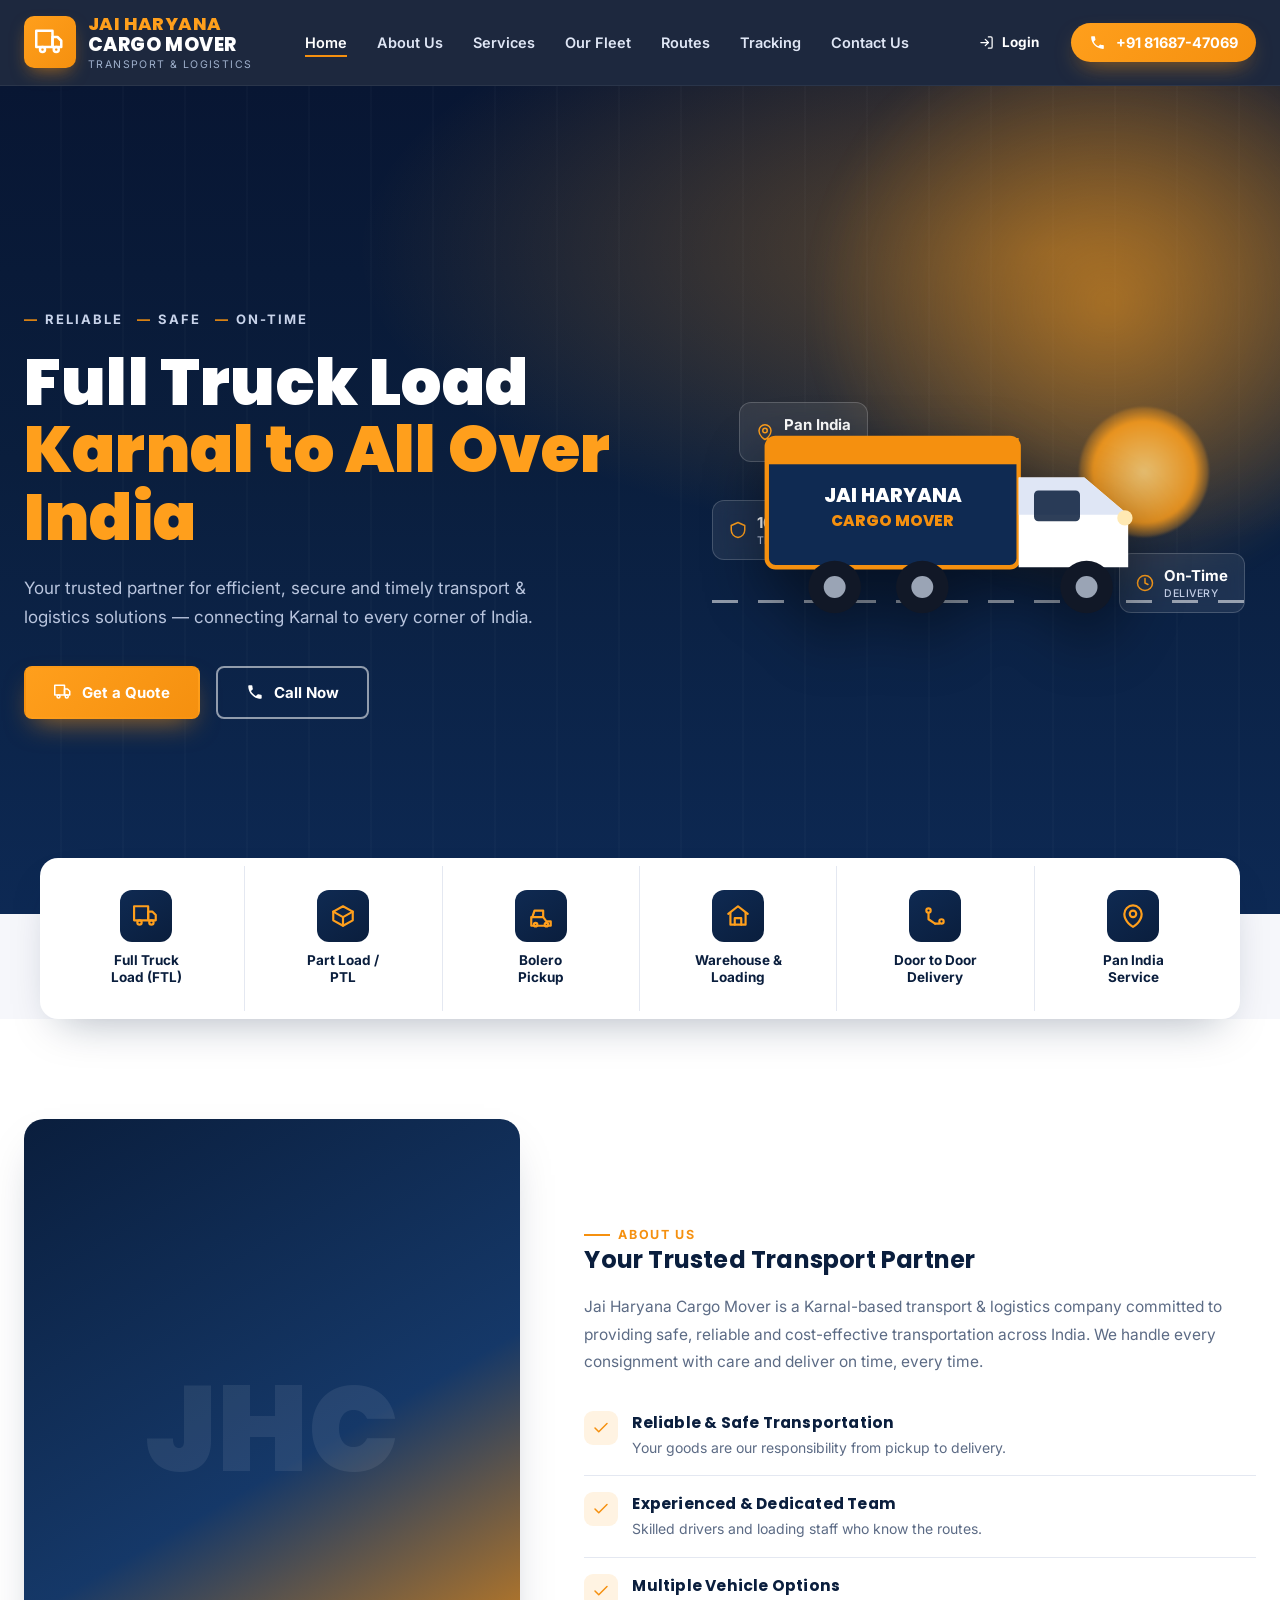
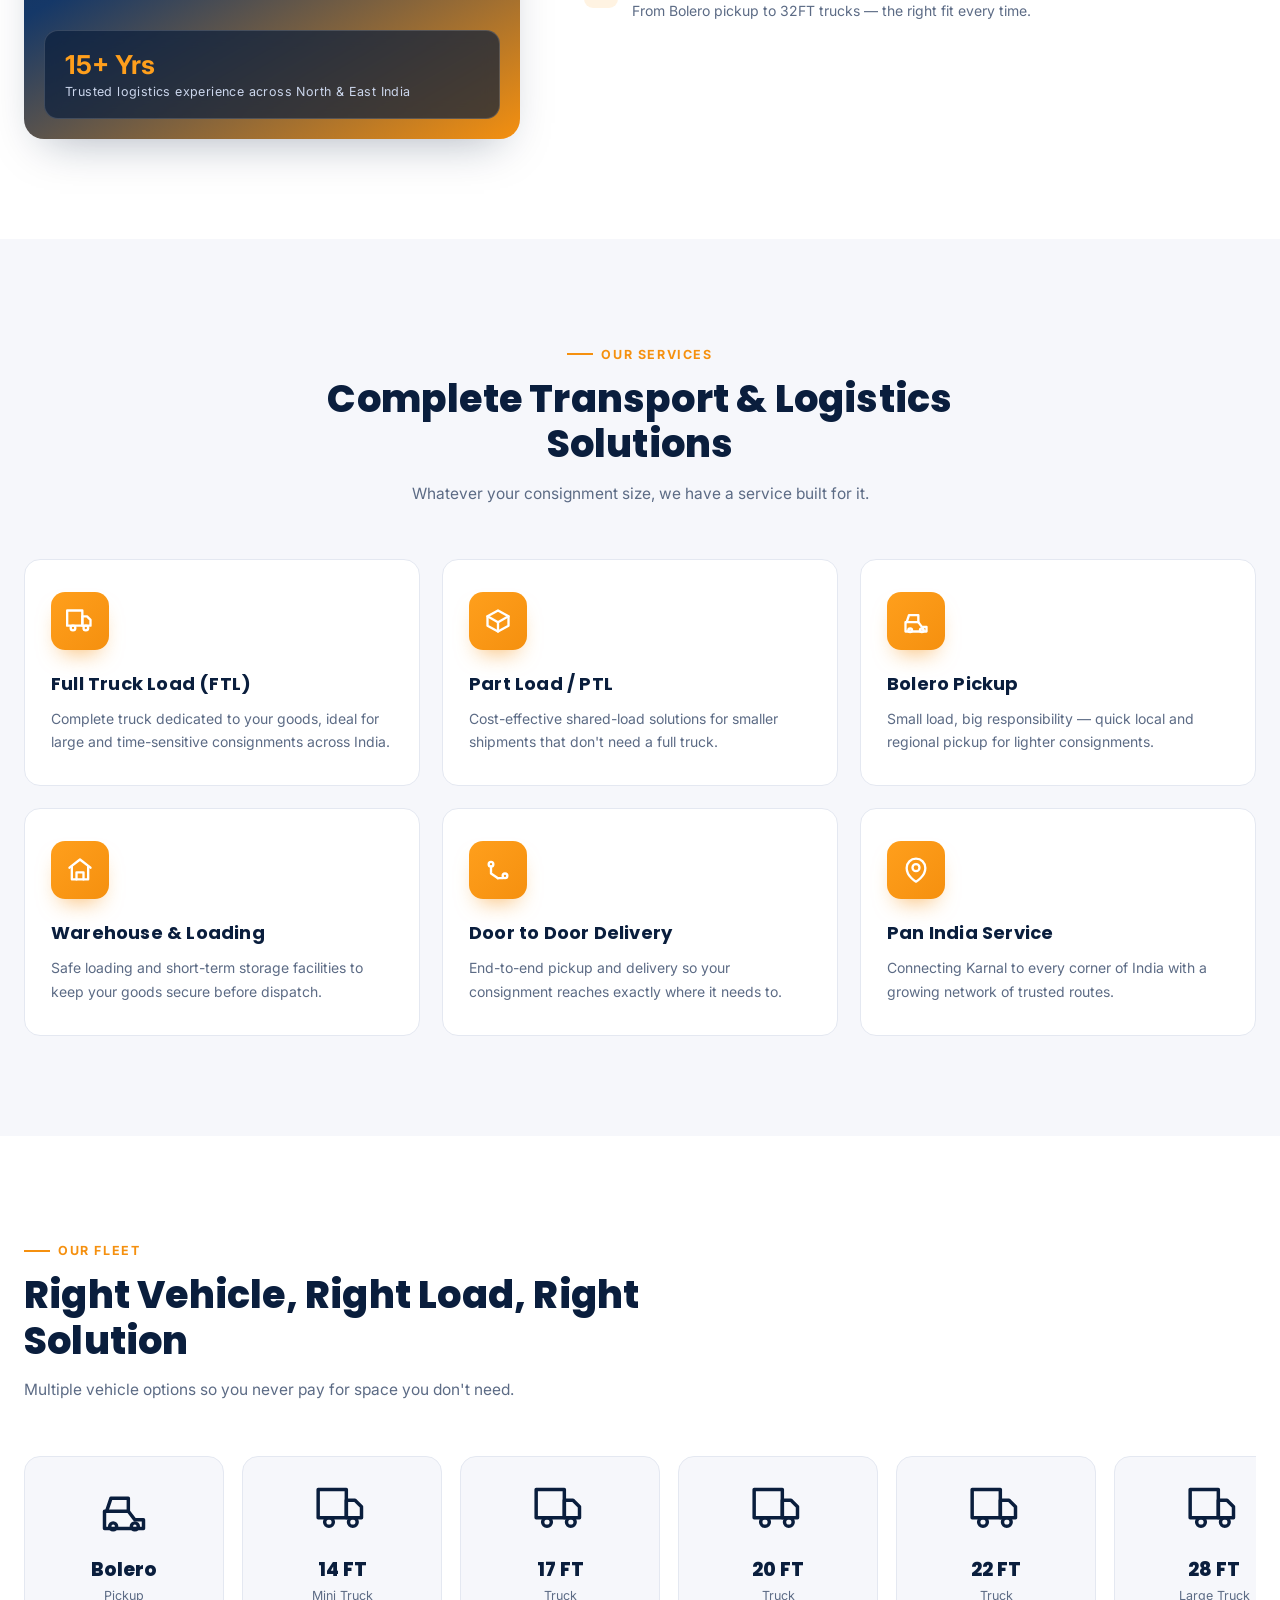
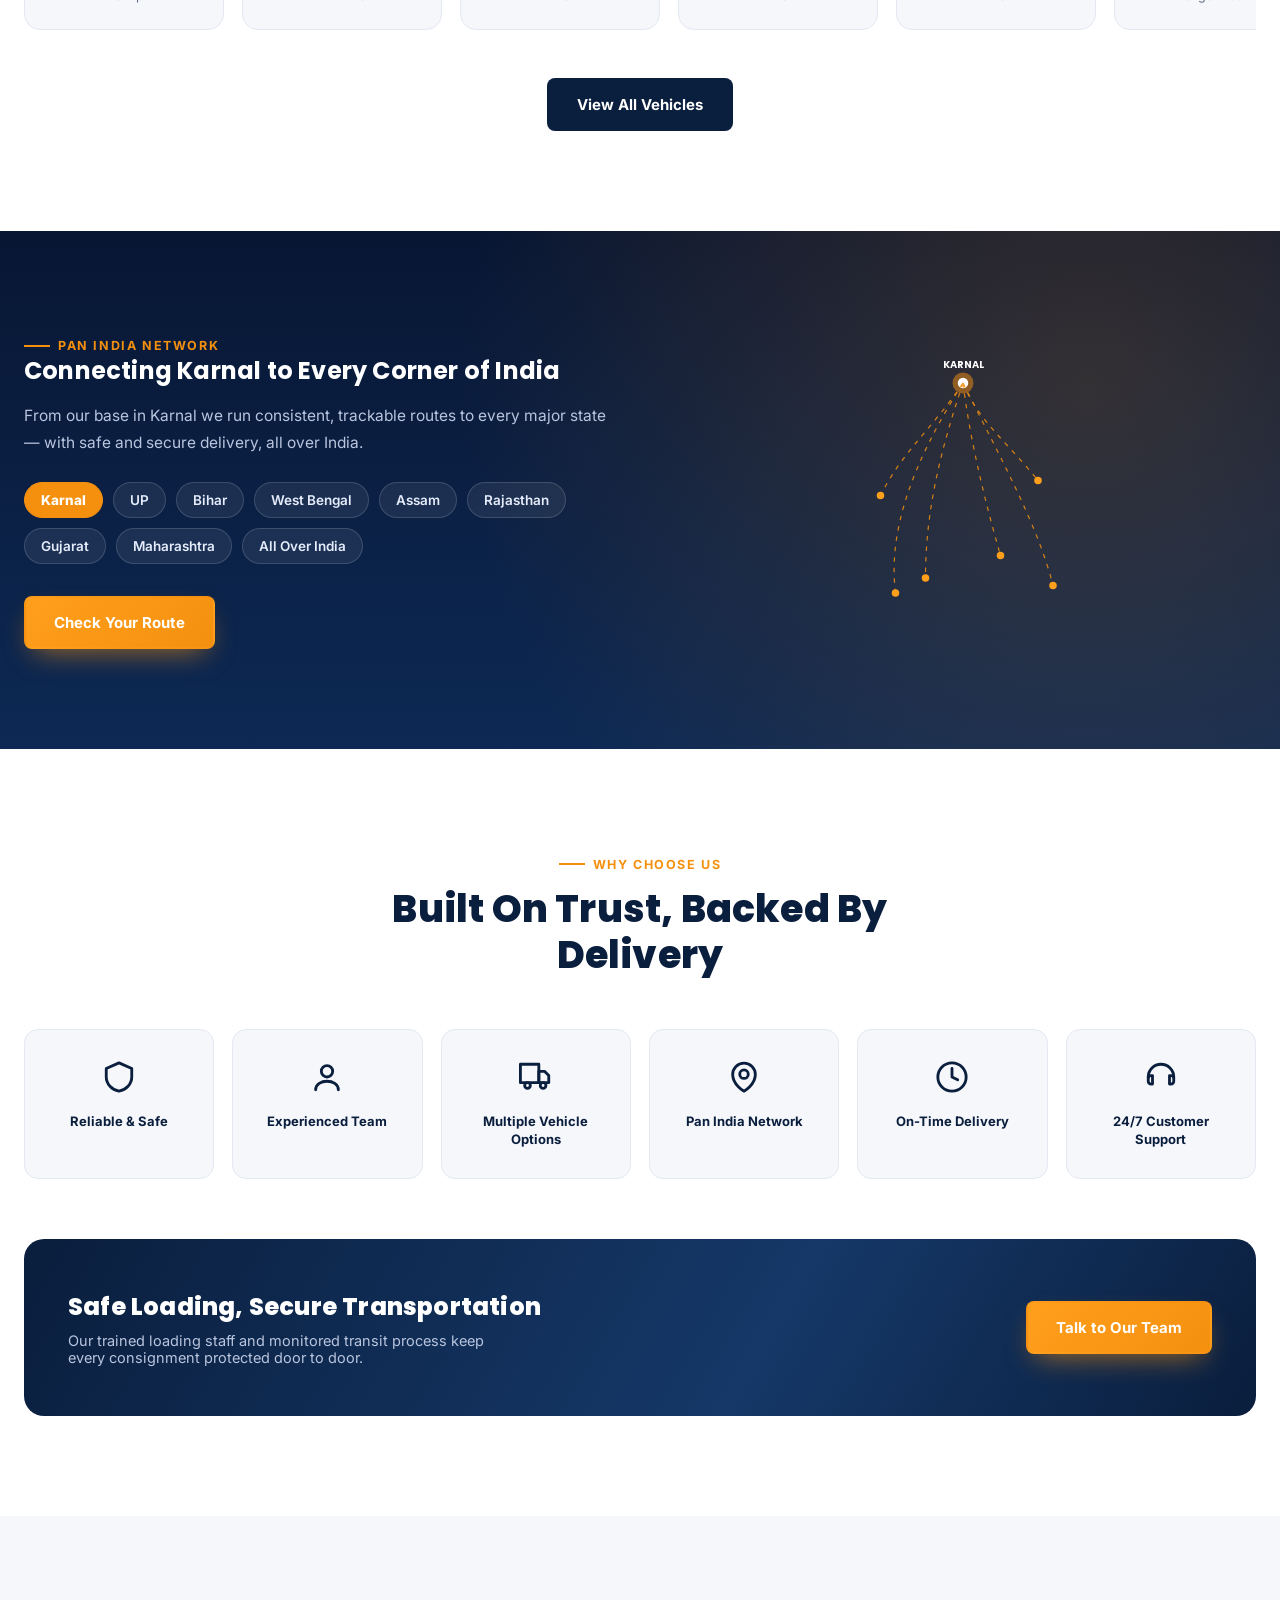
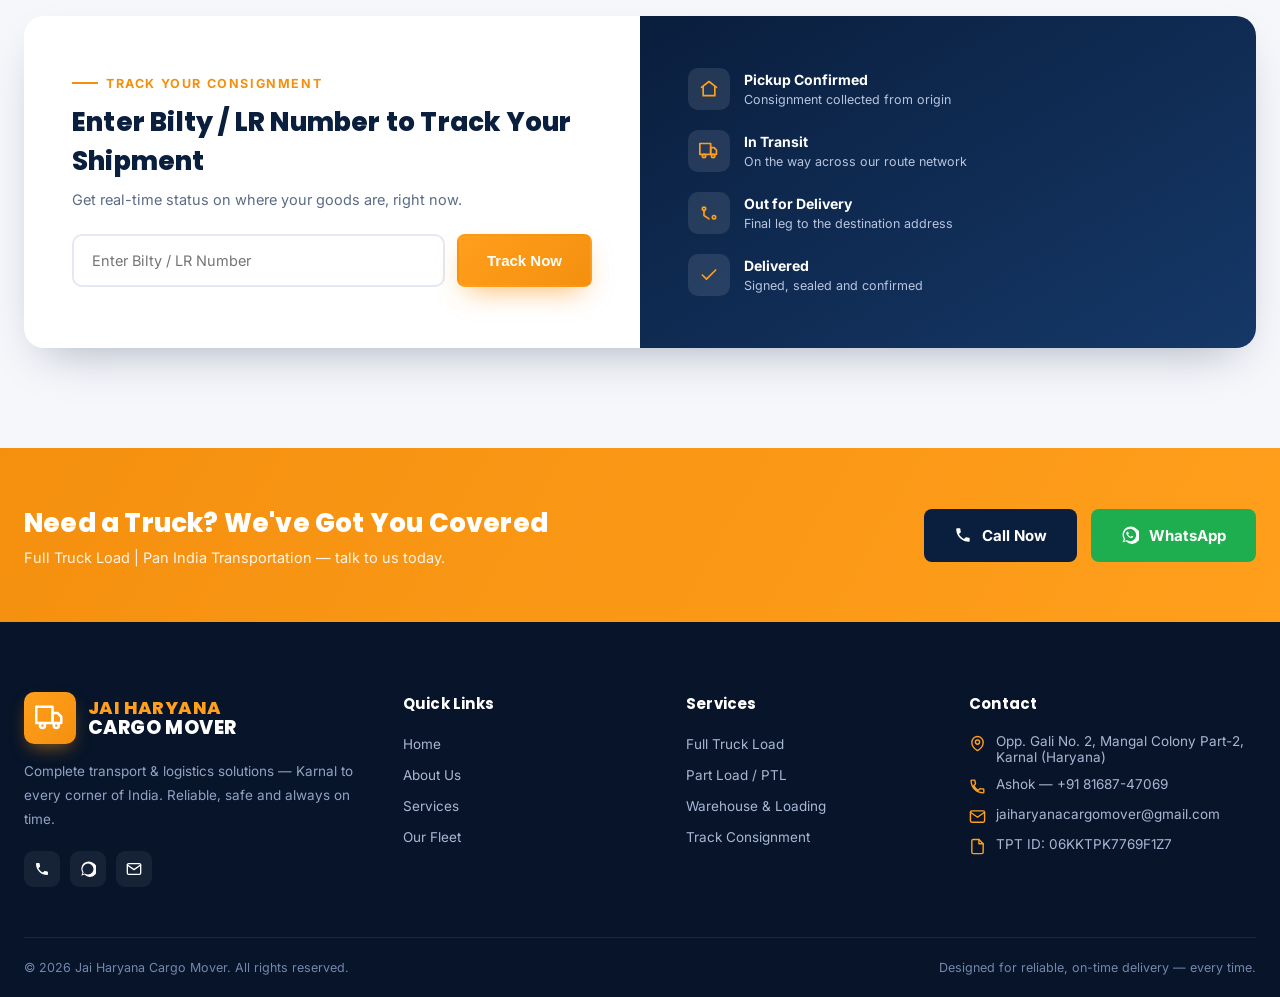
<file: index.html>
<!DOCTYPE html>
<html lang="en">
<head>
<meta charset="UTF-8">
<meta name="viewport" content="width=device-width, initial-scale=1.0">
<title>Jai Haryana Cargo Mover | Full Truck Load – Karnal to All Over India</title>
<link rel="preconnect" href="https://fonts.googleapis.com">
<link href="https://fonts.googleapis.com/css2?family=Poppins:wght@500;600;700;800;900&family=Inter:wght@400;500;600;700&display=swap" rel="stylesheet">
<link rel="stylesheet" href="css/landind.css">
</head>
<body>

<!-- ===== Header ===== -->
<header>
  <div class="nav-wrap">
    <a href="#home" class="brand">
      <div class="brand-logo">
        <svg viewBox="0 0 24 24" fill="none" stroke="#fff" stroke-width="2" stroke-linecap="round" stroke-linejoin="round"><path d="M1 3h13v13H1z"/><path d="M14 8h4l3 3v5h-7V8z"/><circle cx="6" cy="18" r="2"/><circle cx="17" cy="18" r="2"/></svg>
      </div>
      <div class="brand-text">
        <div class="top">JAI HARYANA</div>
        <div class="bottom">CARGO MOVER</div>
        <div class="tag">TRANSPORT &amp; LOGISTICS</div>
      </div>
    </a>
    <nav class="links">
      <a href="#home" class="active">Home</a>
      <a href="#about">About Us</a>
      <a href="#services">Services</a>
      <a href="#fleet">Our Fleet</a>
      <a href="#routes">Routes</a>
      <a href="#tracking">Tracking</a>
      <a href="#contact">Contact Us</a>
    </nav>
    <div class="header-cta">
      <a href="./login.html" class="btn-outline" style="border-color:rgba(255,255,255,.3); color:#fff; padding:10px 18px; border-radius:30px; font-size:13.5px; font-weight:700; display:inline-flex; align-items:center; gap:8px;">
        <svg viewBox="0 0 24 24" width="15" height="15" fill="none" stroke="currentColor" stroke-width="2" stroke-linecap="round" stroke-linejoin="round"><path d="M15 3h4a2 2 0 0 1 2 2v14a2 2 0 0 1-2 2h-4"/><path d="M10 17l5-5-5-5"/><path d="M15 12H3"/></svg>
        Login
      </a>
      <a href="tel:+918168747069" class="phone-pill">
        <svg viewBox="0 0 24 24" fill="currentColor"><path d="M6.6 10.8c1.4 2.8 3.8 5.1 6.6 6.6l2.2-2.2c.3-.3.7-.4 1-.2 1.1.4 2.3.6 3.5.6.6 0 1 .4 1 1V20c0 .6-.4 1-1 1C10.6 21 3 13.4 3 4c0-.6.4-1 1-1h3.5c.6 0 1 .4 1 1 0 1.2.2 2.4.6 3.5.1.4 0 .8-.2 1.1L6.6 10.8z"/></svg>
        <span class="only-desktop">+91 81687-47069</span>
      </a>
      <button class="burger" id="burgerBtn" aria-label="Open menu"><span></span><span></span><span></span></button>
    </div>
  </div>
</header>

<div class="overlay" id="overlay"></div>
<div class="mobile-nav" id="mobileNav">
  <button class="close-x" id="closeNav">&times;</button>
  <a href="#home">Home</a>
  <a href="#about">About Us</a>
  <a href="#services">Services</a>
  <a href="#fleet">Our Fleet</a>
  <a href="./login.html">login</a>
  <a href="#routes">Routes</a>
  <a href="#tracking">Tracking</a>
  <a href="#contact">Contact Us</a>
</div>

<!-- ===== Hero ===== -->
<section class="hero" id="home" style="padding:0;">
  <div class="hero-glow"></div>
  <div class="hero-content">
    <div>
      <div class="hero-tagline">
        <span>Reliable</span><span>Safe</span><span>On-Time</span>
      </div>
      <h1>Full Truck Load<span class="accent">Karnal to All Over India</span></h1>
      <p class="lead">Your trusted partner for efficient, secure and timely transport &amp; logistics solutions — connecting Karnal to every corner of India.</p>
      <div class="hero-actions">
        <a href="#contact" class="btn btn-primary">
          <svg viewBox="0 0 24 24" fill="none" stroke="currentColor" stroke-width="2" stroke-linecap="round" stroke-linejoin="round"><path d="M1 3h13v13H1z"/><path d="M14 8h4l3 3v5h-7V8z"/><circle cx="6" cy="18" r="2"/><circle cx="17" cy="18" r="2"/></svg>
          Get a Quote
        </a>
        <a href="tel:+918168747069" class="btn btn-outline">
          <svg viewBox="0 0 24 24" fill="currentColor"><path d="M6.6 10.8c1.4 2.8 3.8 5.1 6.6 6.6l2.2-2.2c.3-.3.7-.4 1-.2 1.1.4 2.3.6 3.5.6.6 0 1 .4 1 1V20c0 .6-.4 1-1 1C10.6 21 3 13.4 3 4c0-.6.4-1 1-1h3.5c.6 0 1 .4 1 1 0 1.2.2 2.4.6 3.5.1.4 0 .8-.2 1.1L6.6 10.8z"/></svg>
          Call Now
        </a>
      </div>
    </div>
    <div class="hero-visual">
      <div class="truck-scene">
        <div class="sun"></div>
        <div class="stat-chip chip-1">
          <svg viewBox="0 0 24 24" fill="none" stroke="currentColor" stroke-width="2" stroke-linecap="round" stroke-linejoin="round"><path d="M12 22s8-4.5 8-11.8A8 8 0 0 0 4 10.2C4 17.5 12 22 12 22z"/><circle cx="12" cy="10" r="3"/></svg>
          <div><span class="num">Pan India</span><span class="lbl">Coverage</span></div>
        </div>
        <div class="stat-chip chip-2">
          <svg viewBox="0 0 24 24" fill="none" stroke="currentColor" stroke-width="2" stroke-linecap="round" stroke-linejoin="round"><circle cx="12" cy="12" r="10"/><path d="M12 6v6l4 2"/></svg>
          <div><span class="num">On-Time</span><span class="lbl">Delivery</span></div>
        </div>
        <div class="stat-chip chip-3">
          <svg viewBox="0 0 24 24" fill="none" stroke="currentColor" stroke-width="2" stroke-linecap="round" stroke-linejoin="round"><path d="M12 2 3 6v6c0 5 4 9 9 10 5-1 9-5 9-10V6l-9-4z"/></svg>
          <div><span class="num">100% Safe</span><span class="lbl">Transport</span></div>
        </div>
        <svg class="truck-svg" viewBox="0 0 420 220" width="100%">
          <rect x="8" y="42" width="230" height="118" rx="8" fill="#0f2a52" stroke="#f5900f" stroke-width="4"/>
          <rect x="8" y="42" width="230" height="24" fill="#f5900f"/>
          <text x="123" y="100" text-anchor="middle" fill="#fff" font-family="Poppins,sans-serif" font-weight="800" font-size="18">JAI HARYANA</text>
          <text x="123" y="122" text-anchor="middle" fill="#f5900f" font-family="Poppins,sans-serif" font-weight="800" font-size="14">CARGO MOVER</text>
          <path d="M238 78 h60 l40 34 v48 h-100 Z" fill="#fff"/>
          <path d="M238 78 h60 l40 34 h-100 Z" fill="#dfe6f5"/>
          <rect x="252" y="90" width="42" height="28" rx="4" fill="#0a1e3d" opacity=".85"/>
          <circle cx="70" cy="178" r="24" fill="#111827"/>
          <circle cx="70" cy="178" r="10" fill="#9aa4b5"/>
          <circle cx="150" cy="178" r="24" fill="#111827"/>
          <circle cx="150" cy="178" r="10" fill="#9aa4b5"/>
          <circle cx="300" cy="178" r="24" fill="#111827"/>
          <circle cx="300" cy="178" r="10" fill="#9aa4b5"/>
          <circle cx="335" cy="115" r="7" fill="#ffe9b3"/>
        </svg>
        <div class="road-line"></div>
      </div>
    </div>
  </div>
  <div class="hero-dots">
    <span class="active"></span><span></span><span></span><span></span>
  </div>
</section>

<!-- ===== Quick Feature Strip ===== -->
<div class="container">
  <div class="quick-strip reveal">
    <div class="qcell">
      <div class="qicon"><svg viewBox="0 0 24 24" fill="none" stroke="currentColor" stroke-width="2" stroke-linecap="round" stroke-linejoin="round"><path d="M1 3h13v13H1z"/><path d="M14 8h4l3 3v5h-7V8z"/><circle cx="6" cy="18" r="2"/><circle cx="17" cy="18" r="2"/></svg></div>
      <div class="qlabel">Full Truck<br>Load (FTL)</div>
    </div>
    <div class="qcell">
      <div class="qicon"><svg viewBox="0 0 24 24" fill="none" stroke="currentColor" stroke-width="2" stroke-linecap="round" stroke-linejoin="round"><path d="M21 8 12 3 3 8l9 5 9-5z"/><path d="M3 8v8l9 5 9-5V8"/><path d="M12 13v8"/></svg></div>
      <div class="qlabel">Part Load /<br>PTL</div>
    </div>
    <div class="qcell">
      <div class="qicon"><svg viewBox="0 0 24 24" fill="none" stroke="currentColor" stroke-width="2" stroke-linecap="round" stroke-linejoin="round"><path d="M3 13h11l3 4h4v4H3z"/><circle cx="7" cy="20" r="1.6"/><circle cx="17" cy="20" r="1.6"/><path d="M14 13V7H6l-2 6"/></svg></div>
      <div class="qlabel">Bolero<br>Pickup</div>
    </div>
    <div class="qcell">
      <div class="qicon"><svg viewBox="0 0 24 24" fill="none" stroke="currentColor" stroke-width="2" stroke-linecap="round" stroke-linejoin="round"><path d="M3 10 12 3l9 7"/><path d="M5 9v11h14V9"/><path d="M9 20v-6h6v6"/></svg></div>
      <div class="qlabel">Warehouse &amp;<br>Loading</div>
    </div>
    <div class="qcell">
      <div class="qicon"><svg viewBox="0 0 24 24" fill="none" stroke="currentColor" stroke-width="2" stroke-linecap="round" stroke-linejoin="round"><circle cx="6" cy="7" r="2"/><path d="M6 9v6l6 4"/><circle cx="18" cy="17" r="2"/><path d="M12 19h4"/></svg></div>
      <div class="qlabel">Door to Door<br>Delivery</div>
    </div>
    <div class="qcell">
      <div class="qicon"><svg viewBox="0 0 24 24" fill="none" stroke="currentColor" stroke-width="2" stroke-linecap="round" stroke-linejoin="round"><path d="M12 22s8-4.5 8-11.8A8 8 0 0 0 4 10.2C4 17.5 12 22 12 22z"/><circle cx="12" cy="10" r="3"/></svg></div>
      <div class="qlabel">Pan India<br>Service</div>
    </div>
  </div>
</div>

<!-- ===== About ===== -->
<section class="about" id="about">
  <div class="container about-grid">
    <div class="about-photo reveal">
      <div class="glass-badge">
        <strong>15+ Yrs</strong>
        <span>Trusted logistics experience across North &amp; East India</span>
      </div>
    </div>
    <div class="about-copy reveal">
      <div class="eyebrow">About Us</div>
      <h2>Your Trusted Transport Partner</h2>
      <p style="color:var(--muted); margin-top:16px; line-height:1.75; font-size:15.5px;">Jai Haryana Cargo Mover is a Karnal-based transport &amp; logistics company committed to providing safe, reliable and cost-effective transportation across India. We handle every consignment with care and deliver on time, every time.</p>
      <div style="margin-top:20px;">
        <div class="feature-line">
          <div class="fnum"><svg viewBox="0 0 24 24" fill="none" stroke="currentColor" stroke-width="2" stroke-linecap="round" stroke-linejoin="round"><path d="M20 6 9 17l-5-5"/></svg></div>
          <div><h4>Reliable &amp; Safe Transportation</h4><p>Your goods are our responsibility from pickup to delivery.</p></div>
        </div>
        <div class="feature-line">
          <div class="fnum"><svg viewBox="0 0 24 24" fill="none" stroke="currentColor" stroke-width="2" stroke-linecap="round" stroke-linejoin="round"><path d="M20 6 9 17l-5-5"/></svg></div>
          <div><h4>Experienced &amp; Dedicated Team</h4><p>Skilled drivers and loading staff who know the routes.</p></div>
        </div>
        <div class="feature-line">
          <div class="fnum"><svg viewBox="0 0 24 24" fill="none" stroke="currentColor" stroke-width="2" stroke-linecap="round" stroke-linejoin="round"><path d="M20 6 9 17l-5-5"/></svg></div>
          <div><h4>Multiple Vehicle Options</h4><p>From Bolero pickup to 32FT trucks — the right fit every time.</p></div>
        </div>
      </div>
    </div>
  </div>
</section>

<!-- ===== Services ===== -->
<section class="services" id="services">
  <div class="container">
    <div class="section-head center reveal">
      <div class="eyebrow" style="justify-content:center;">Our Services</div>
      <h2>Complete Transport &amp; Logistics Solutions</h2>
      <p>Whatever your consignment size, we have a service built for it.</p>
    </div>
    <div class="service-grid">
      <div class="service-card reveal">
        <div class="sicon"><svg viewBox="0 0 24 24" fill="none" stroke="currentColor" stroke-width="2" stroke-linecap="round" stroke-linejoin="round"><path d="M1 3h13v13H1z"/><path d="M14 8h4l3 3v5h-7V8z"/><circle cx="6" cy="18" r="2"/><circle cx="17" cy="18" r="2"/></svg></div>
        <h3>Full Truck Load (FTL)</h3>
        <p>Complete truck dedicated to your goods, ideal for large and time-sensitive consignments across India.</p>
      </div>
      <div class="service-card reveal">
        <div class="sicon"><svg viewBox="0 0 24 24" fill="none" stroke="currentColor" stroke-width="2" stroke-linecap="round" stroke-linejoin="round"><path d="M21 8 12 3 3 8l9 5 9-5z"/><path d="M3 8v8l9 5 9-5V8"/><path d="M12 13v8"/></svg></div>
        <h3>Part Load / PTL</h3>
        <p>Cost-effective shared-load solutions for smaller shipments that don't need a full truck.</p>
      </div>
      <div class="service-card reveal">
        <div class="sicon"><svg viewBox="0 0 24 24" fill="none" stroke="currentColor" stroke-width="2" stroke-linecap="round" stroke-linejoin="round"><path d="M3 13h11l3 4h4v4H3z"/><circle cx="7" cy="20" r="1.6"/><circle cx="17" cy="20" r="1.6"/><path d="M14 13V7H6l-2 6"/></svg></div>
        <h3>Bolero Pickup</h3>
        <p>Small load, big responsibility — quick local and regional pickup for lighter consignments.</p>
      </div>
      <div class="service-card reveal">
        <div class="sicon"><svg viewBox="0 0 24 24" fill="none" stroke="currentColor" stroke-width="2" stroke-linecap="round" stroke-linejoin="round"><path d="M3 10 12 3l9 7"/><path d="M5 9v11h14V9"/><path d="M9 20v-6h6v6"/></svg></div>
        <h3>Warehouse &amp; Loading</h3>
        <p>Safe loading and short-term storage facilities to keep your goods secure before dispatch.</p>
      </div>
      <div class="service-card reveal">
        <div class="sicon"><svg viewBox="0 0 24 24" fill="none" stroke="currentColor" stroke-width="2" stroke-linecap="round" stroke-linejoin="round"><circle cx="6" cy="7" r="2"/><path d="M6 9v6l6 4"/><circle cx="18" cy="17" r="2"/><path d="M12 19h4"/></svg></div>
        <h3>Door to Door Delivery</h3>
        <p>End-to-end pickup and delivery so your consignment reaches exactly where it needs to.</p>
      </div>
      <div class="service-card reveal">
        <div class="sicon"><svg viewBox="0 0 24 24" fill="none" stroke="currentColor" stroke-width="2" stroke-linecap="round" stroke-linejoin="round"><path d="M12 22s8-4.5 8-11.8A8 8 0 0 0 4 10.2C4 17.5 12 22 12 22z"/><circle cx="12" cy="10" r="3"/></svg></div>
        <h3>Pan India Service</h3>
        <p>Connecting Karnal to every corner of India with a growing network of trusted routes.</p>
      </div>
    </div>
  </div>
</section>

<!-- ===== Fleet ===== -->
<section class="fleet" id="fleet">
  <div class="container">
    <div class="section-head reveal">
      <div class="eyebrow">Our Fleet</div>
      <h2>Right Vehicle, Right Load, Right Solution</h2>
      <p>Multiple vehicle options so you never pay for space you don't need.</p>
    </div>
    <div class="fleet-strip reveal">
      <div class="fleet-card">
        <svg viewBox="0 0 24 24" fill="none" stroke="currentColor" stroke-width="1.6" stroke-linecap="round" stroke-linejoin="round"><path d="M3 13h11l3 4h4v4H3z"/><circle cx="7" cy="20" r="1.6"/><circle cx="17" cy="20" r="1.6"/><path d="M14 13V7H6l-2 6"/></svg>
        <div class="fsize">Bolero</div><div class="flabel">Pickup</div>
      </div>
      <div class="fleet-card">
        <svg viewBox="0 0 24 24" fill="none" stroke="currentColor" stroke-width="1.6" stroke-linecap="round" stroke-linejoin="round"><path d="M1 3h13v13H1z"/><path d="M14 8h4l3 3v5h-7V8z"/><circle cx="6" cy="18" r="2"/><circle cx="17" cy="18" r="2"/></svg>
        <div class="fsize">14 FT</div><div class="flabel">Mini Truck</div>
      </div>
      <div class="fleet-card">
        <svg viewBox="0 0 24 24" fill="none" stroke="currentColor" stroke-width="1.6" stroke-linecap="round" stroke-linejoin="round"><path d="M1 3h13v13H1z"/><path d="M14 8h4l3 3v5h-7V8z"/><circle cx="6" cy="18" r="2"/><circle cx="17" cy="18" r="2"/></svg>
        <div class="fsize">17 FT</div><div class="flabel">Truck</div>
      </div>
      <div class="fleet-card">
        <svg viewBox="0 0 24 24" fill="none" stroke="currentColor" stroke-width="1.6" stroke-linecap="round" stroke-linejoin="round"><path d="M1 3h13v13H1z"/><path d="M14 8h4l3 3v5h-7V8z"/><circle cx="6" cy="18" r="2"/><circle cx="17" cy="18" r="2"/></svg>
        <div class="fsize">20 FT</div><div class="flabel">Truck</div>
      </div>
      <div class="fleet-card">
        <svg viewBox="0 0 24 24" fill="none" stroke="currentColor" stroke-width="1.6" stroke-linecap="round" stroke-linejoin="round"><path d="M1 3h13v13H1z"/><path d="M14 8h4l3 3v5h-7V8z"/><circle cx="6" cy="18" r="2"/><circle cx="17" cy="18" r="2"/></svg>
        <div class="fsize">22 FT</div><div class="flabel">Truck</div>
      </div>
      <div class="fleet-card">
        <svg viewBox="0 0 24 24" fill="none" stroke="currentColor" stroke-width="1.6" stroke-linecap="round" stroke-linejoin="round"><path d="M1 3h13v13H1z"/><path d="M14 8h4l3 3v5h-7V8z"/><circle cx="6" cy="18" r="2"/><circle cx="17" cy="18" r="2"/></svg>
        <div class="fsize">28 FT</div><div class="flabel">Large Truck</div>
      </div>
      <div class="fleet-card">
        <svg viewBox="0 0 24 24" fill="none" stroke="currentColor" stroke-width="1.6" stroke-linecap="round" stroke-linejoin="round"><path d="M1 3h13v13H1z"/><path d="M14 8h4l3 3v5h-7V8z"/><circle cx="6" cy="18" r="2"/><circle cx="17" cy="18" r="2"/></svg>
        <div class="fsize">32 FT</div><div class="flabel">Container</div>
      </div>
    </div>
    <div style="text-align:center; margin-top:34px;">
      <a href="#contact" class="btn btn-dark">View All Vehicles</a>
    </div>
  </div>
</section>

<!-- ===== Pan India Network / Routes ===== -->
<section class="network" id="routes">
  <div class="container network-grid">
    <div class="reveal">
      <div class="eyebrow">Pan India Network</div>
      <h2 class="section-head" style="margin-bottom:0;">Connecting Karnal to Every Corner of India</h2>
      <p style="color:#b9c5de; margin-top:14px; font-size:15.5px; line-height:1.75;">From our base in Karnal we run consistent, trackable routes to every major state — with safe and secure delivery, all over India.</p>
      <div class="route-chain">
        <span class="origin">Karnal</span>
        <span>UP</span><span>Bihar</span><span>West Bengal</span><span>Assam</span>
        <span>Rajasthan</span><span>Gujarat</span><span>Maharashtra</span><span>All Over India</span>
      </div>
      <div style="margin-top:32px;">
        <a href="#contact" class="btn btn-primary">Check Your Route</a>
      </div>
    </div>
    <div class="map-visual reveal">
      <svg viewBox="0 0 400 400">
        <circle cx="200" cy="60" r="14" class="map-pulse" fill="#f5900f" opacity=".5"/>
        <circle cx="200" cy="60" r="7" class="map-node origin"/>
        <text x="200" y="40" text-anchor="middle" fill="#fff" font-family="Poppins,sans-serif" font-weight="700" font-size="13">KARNAL</text>
        <g stroke="#f5900f" stroke-width="1.6" fill="none" opacity=".85">
          <path class="map-dash" d="M200 60 C160 120, 120 150, 90 210"/>
          <path class="map-dash" d="M200 60 C220 110, 260 140, 300 190"/>
          <path class="map-dash" d="M200 60 C210 140, 230 220, 250 290"/>
          <path class="map-dash" d="M200 60 C170 150, 150 230, 150 320"/>
          <path class="map-dash" d="M200 60 C250 160, 300 250, 320 330"/>
          <path class="map-dash" d="M200 60 C130 170, 100 260, 110 340"/>
        </g>
        <circle cx="90" cy="210" r="5" class="map-node"/>
        <circle cx="300" cy="190" r="5" class="map-node"/>
        <circle cx="250" cy="290" r="5" class="map-node"/>
        <circle cx="150" cy="320" r="5" class="map-node"/>
        <circle cx="320" cy="330" r="5" class="map-node"/>
        <circle cx="110" cy="340" r="5" class="map-node"/>
      </svg>
    </div>
  </div>
</section>

<!-- ===== Why choose us ===== -->
<section class="why">
  <div class="container">
    <div class="section-head center reveal">
      <div class="eyebrow" style="justify-content:center;">Why Choose Us</div>
      <h2>Built On Trust, Backed By Delivery</h2>
    </div>
    <div class="why-grid reveal">
      <div class="why-card">
        <svg viewBox="0 0 24 24" fill="none" stroke="currentColor" stroke-width="2" stroke-linecap="round" stroke-linejoin="round"><path d="M12 2 3 6v6c0 5 4 9 9 10 5-1 9-5 9-10V6l-9-4z"/></svg>
        <p>Reliable &amp; Safe</p>
      </div>
      <div class="why-card">
        <svg viewBox="0 0 24 24" fill="none" stroke="currentColor" stroke-width="2" stroke-linecap="round" stroke-linejoin="round"><circle cx="12" cy="8" r="4"/><path d="M4 21c0-4 4-6 8-6s8 2 8 6"/></svg>
        <p>Experienced Team</p>
      </div>
      <div class="why-card">
        <svg viewBox="0 0 24 24" fill="none" stroke="currentColor" stroke-width="2" stroke-linecap="round" stroke-linejoin="round"><path d="M1 3h13v13H1z"/><path d="M14 8h4l3 3v5h-7V8z"/><circle cx="6" cy="18" r="2"/><circle cx="17" cy="18" r="2"/></svg>
        <p>Multiple Vehicle<br>Options</p>
      </div>
      <div class="why-card">
        <svg viewBox="0 0 24 24" fill="none" stroke="currentColor" stroke-width="2" stroke-linecap="round" stroke-linejoin="round"><path d="M12 22s8-4.5 8-11.8A8 8 0 0 0 4 10.2C4 17.5 12 22 12 22z"/><circle cx="12" cy="10" r="3"/></svg>
        <p>Pan India Network</p>
      </div>
      <div class="why-card">
        <svg viewBox="0 0 24 24" fill="none" stroke="currentColor" stroke-width="2" stroke-linecap="round" stroke-linejoin="round"><circle cx="12" cy="12" r="10"/><path d="M12 6v6l4 2"/></svg>
        <p>On-Time Delivery</p>
      </div>
      <div class="why-card">
        <svg viewBox="0 0 24 24" fill="none" stroke="currentColor" stroke-width="2" stroke-linecap="round" stroke-linejoin="round"><path d="M3 12a9 9 0 0 1 18 0"/><path d="M3 12v3a2 2 0 0 0 2 2h1v-6H5a2 2 0 0 0-2 2z"/><path d="M21 12v3a2 2 0 0 1-2 2h-1v-6h1a2 2 0 0 1 2 2z"/></svg>
        <p>24/7 Customer<br>Support</p>
      </div>
    </div>

    <div class="loading-banner reveal" style="margin-top:60px;">
      <div>
        <h3>Safe Loading, Secure Transportation</h3>
        <p>Our trained loading staff and monitored transit process keep every consignment protected door to door.</p>
      </div>
      <a href="#contact" class="btn btn-primary">Talk to Our Team</a>
    </div>
  </div>
</section>

<!-- ===== Tracking ===== -->
<section class="tracking" id="tracking">
  <div class="container">
    <div class="track-panel reveal">
      <div class="track-left">
        <div class="eyebrow">Track Your Consignment</div>
        <h2 style="font-size:26px; font-weight:800; margin-top:12px;">Enter Bilty / LR Number to Track Your Shipment</h2>
        <p style="color:var(--muted); margin-top:10px; font-size:14.5px;">Get real-time status on where your goods are, right now.</p>
        <form id="trackForm">
          <input type="text" id="lrInput" placeholder="Enter Bilty / LR Number" required>
          <button type="submit" class="btn btn-primary">Track Now</button>
        </form>
        <div id="trackResult" class="ok">
          <svg viewBox="0 0 24 24" fill="none" stroke="currentColor" stroke-width="2" stroke-linecap="round" stroke-linejoin="round"><path d="M20 6 9 17l-5-5"/></svg>
          <span id="trackText"></span>
        </div>
      </div>
      <div class="track-right">
        <div class="trow">
          <div class="ic"><svg viewBox="0 0 24 24" fill="none" stroke="currentColor" stroke-width="2" stroke-linecap="round" stroke-linejoin="round"><path d="M3 10 12 3l9 7"/><path d="M5 9v11h14V9"/></svg></div>
          <div><strong>Pickup Confirmed</strong><span>Consignment collected from origin</span></div>
        </div>
        <div class="trow">
          <div class="ic"><svg viewBox="0 0 24 24" fill="none" stroke="currentColor" stroke-width="2" stroke-linecap="round" stroke-linejoin="round"><path d="M1 3h13v13H1z"/><path d="M14 8h4l3 3v5h-7V8z"/><circle cx="6" cy="18" r="2"/><circle cx="17" cy="18" r="2"/></svg></div>
          <div><strong>In Transit</strong><span>On the way across our route network</span></div>
        </div>
        <div class="trow">
          <div class="ic"><svg viewBox="0 0 24 24" fill="none" stroke="currentColor" stroke-width="2" stroke-linecap="round" stroke-linejoin="round"><circle cx="6" cy="7" r="2"/><path d="M6 9v6l6 4"/><circle cx="18" cy="17" r="2"/></svg></div>
          <div><strong>Out for Delivery</strong><span>Final leg to the destination address</span></div>
        </div>
        <div class="trow">
          <div class="ic"><svg viewBox="0 0 24 24" fill="none" stroke="currentColor" stroke-width="2" stroke-linecap="round" stroke-linejoin="round"><path d="M20 6 9 17l-5-5"/></svg></div>
          <div><strong>Delivered</strong><span>Signed, sealed and confirmed</span></div>
        </div>
      </div>
    </div>
  </div>
</section>

<!-- ===== CTA Band ===== -->
<div class="cta-band" id="contact">
  <div class="container cta-inner">
    <div>
      <h3>Need a Truck? We've Got You Covered</h3>
      <p>Full Truck Load | Pan India Transportation — talk to us today.</p>
    </div>
    <div class="cta-btns">
      <a href="tel:+918168747069" class="btn">
        <svg viewBox="0 0 24 24" fill="currentColor"><path d="M6.6 10.8c1.4 2.8 3.8 5.1 6.6 6.6l2.2-2.2c.3-.3.7-.4 1-.2 1.1.4 2.3.6 3.5.6.6 0 1 .4 1 1V20c0 .6-.4 1-1 1C10.6 21 3 13.4 3 4c0-.6.4-1 1-1h3.5c.6 0 1 .4 1 1 0 1.2.2 2.4.6 3.5.1.4 0 .8-.2 1.1L6.6 10.8z"/></svg>
        Call Now
      </a>
      <a href="https://wa.me/918168747069" target="_blank" class="btn wa">
        <svg viewBox="0 0 24 24" fill="currentColor"><path d="M20.5 3.5A11 11 0 0 0 3.7 17.4L2 22l4.7-1.6A11 11 0 1 0 20.5 3.5zM12 20.2a8.2 8.2 0 0 1-4.2-1.1l-.3-.2-3 1 1-2.9-.2-.3A8.2 8.2 0 1 1 12 20.2zm4.6-6.1c-.2-.1-1.5-.7-1.7-.8-.2-.1-.4-.1-.6.1-.2.2-.7.8-.8.9-.2.2-.3.2-.5.1a6.7 6.7 0 0 1-2-1.2 7.4 7.4 0 0 1-1.4-1.7c-.1-.2 0-.4.1-.5l.4-.4c.1-.1.2-.3.2-.4.1-.2 0-.3 0-.5l-.7-1.7c-.2-.4-.4-.4-.6-.4h-.5c-.2 0-.5.1-.7.3a2.6 2.6 0 0 0-.8 1.9c0 1.1.8 2.2.9 2.3.1.2 1.6 2.5 3.9 3.4.5.2 1 .4 1.3.5.5.2 1 .1 1.4.1.4-.1 1.3-.5 1.5-1 .2-.5.2-.9.1-1z"/></svg>
        WhatsApp
      </a>
    </div>
  </div>
</div>

<!-- ===== Footer ===== -->
<footer>
  <div class="container">
    <div class="footer-grid">
      <div class="footer-brand">
        <div class="brand" style="align-items:center;">
          <div class="brand-logo"><svg viewBox="0 0 24 24" fill="none" stroke="#fff" stroke-width="2" stroke-linecap="round" stroke-linejoin="round"><path d="M1 3h13v13H1z"/><path d="M14 8h4l3 3v5h-7V8z"/><circle cx="6" cy="18" r="2"/><circle cx="17" cy="18" r="2"/></svg></div>
          <div class="brand-text"><div class="top">JAI HARYANA</div><div class="bottom" style="color:#fff;">CARGO MOVER</div></div>
        </div>
        <p>Complete transport &amp; logistics solutions — Karnal to every corner of India. Reliable, safe and always on time.</p>
        <div class="footer-social" style="margin-top:20px;">
          <a href="tel:+918168747069" aria-label="Call"><svg viewBox="0 0 24 24" fill="#fff"><path d="M6.6 10.8c1.4 2.8 3.8 5.1 6.6 6.6l2.2-2.2c.3-.3.7-.4 1-.2 1.1.4 2.3.6 3.5.6.6 0 1 .4 1 1V20c0 .6-.4 1-1 1C10.6 21 3 13.4 3 4c0-.6.4-1 1-1h3.5c.6 0 1 .4 1 1 0 1.2.2 2.4.6 3.5.1.4 0 .8-.2 1.1L6.6 10.8z"/></svg></a>
          <a href="https://wa.me/918168747069" target="_blank" aria-label="WhatsApp"><svg viewBox="0 0 24 24" fill="#fff"><path d="M20.5 3.5A11 11 0 0 0 3.7 17.4L2 22l4.7-1.6A11 11 0 1 0 20.5 3.5zM12 20.2a8.2 8.2 0 0 1-4.2-1.1l-.3-.2-3 1 1-2.9-.2-.3A8.2 8.2 0 1 1 12 20.2z"/></svg></a>
          <a href="mailto:jaiharyanacargomover@gmail.com" aria-label="Email"><svg viewBox="0 0 24 24" fill="none" stroke="#fff" stroke-width="2" stroke-linecap="round" stroke-linejoin="round"><rect x="2" y="4" width="20" height="16" rx="2"/><path d="m2 6 10 7 10-7"/></svg></a>
        </div>
      </div>
      <div class="footer-col">
        <h4>Quick Links</h4>
        <ul>
          <li><a href="#home">Home</a></li>
          <li><a href="#about">About Us</a></li>
          <li><a href="#services">Services</a></li>
          <li><a href="#fleet">Our Fleet</a></li>
        </ul>
      </div>
      <div class="footer-col">
        <h4>Services</h4>
        <ul>
          <li><a href="#services">Full Truck Load</a></li>
          <li><a href="#services">Part Load / PTL</a></li>
          <li><a href="#services">Warehouse &amp; Loading</a></li>
          <li><a href="#tracking">Track Consignment</a></li>
        </ul>
      </div>
      <div class="footer-col">
        <h4>Contact</h4>
        <ul class="footer-contact">
          <li><svg viewBox="0 0 24 24" fill="none" stroke="currentColor" stroke-width="2" stroke-linecap="round" stroke-linejoin="round"><circle cx="12" cy="10" r="3"/><path d="M12 22s8-4.5 8-11.8A8 8 0 0 0 4 10.2C4 17.5 12 22 12 22z"/></svg><span>Opp. Gali No. 2, Mangal Colony Part-2, Karnal (Haryana)</span></li>
          <li><svg viewBox="0 0 24 24" fill="none" stroke="currentColor" stroke-width="2" stroke-linecap="round" stroke-linejoin="round"><path d="M6.6 10.8c1.4 2.8 3.8 5.1 6.6 6.6l2.2-2.2c.3-.3.7-.4 1-.2 1.1.4 2.3.6 3.5.6.6 0 1 .4 1 1V20c0 .6-.4 1-1 1C10.6 21 3 13.4 3 4c0-.6.4-1 1-1h3.5c.6 0 1 .4 1 1 0 1.2.2 2.4.6 3.5.1.4 0 .8-.2 1.1L6.6 10.8z"/></svg><span>Ashok — +91 81687-47069</span></li>
          <li><svg viewBox="0 0 24 24" fill="none" stroke="currentColor" stroke-width="2" stroke-linecap="round" stroke-linejoin="round"><rect x="2" y="4" width="20" height="16" rx="2"/><path d="m2 6 10 7 10-7"/></svg><span>jaiharyanacargomover@gmail.com</span></li>
          <li><svg viewBox="0 0 24 24" fill="none" stroke="currentColor" stroke-width="2" stroke-linecap="round" stroke-linejoin="round"><path d="M14 2H6a2 2 0 0 0-2 2v16a2 2 0 0 0 2 2h12a2 2 0 0 0 2-2V8z"/><path d="M14 2v6h6"/></svg><span>TPT ID: 06KKTPK7769F1Z7</span></li>
        </ul>
      </div>
    </div>
    <div class="footer-bottom">
      <span>&copy; 2026 Jai Haryana Cargo Mover. All rights reserved.</span>
      <span>Designed for reliable, on-time delivery — every time.</span>
    </div>
  </div>
</footer>

<button class="top-btn" id="topBtn" aria-label="Scroll to top">
  <svg viewBox="0 0 24 24" fill="none" stroke="currentColor" stroke-width="2.4" stroke-linecap="round" stroke-linejoin="round"><path d="m18 15-6-6-6 6"/></svg>
</button>

<script>
// Mobile nav
const burger = document.getElementById('burgerBtn');
const mobileNav = document.getElementById('mobileNav');
const overlay = document.getElementById('overlay');
const closeNav = document.getElementById('closeNav');
function openNav(){ mobileNav.classList.add('open'); overlay.classList.add('show'); }
function shutNav(){ mobileNav.classList.remove('open'); overlay.classList.remove('show'); }
burger.addEventListener('click', openNav);
closeNav.addEventListener('click', shutNav);
overlay.addEventListener('click', shutNav);
document.querySelectorAll('.mobile-nav a').forEach(a => a.addEventListener('click', shutNav));

// Active nav link on scroll
const sections = document.querySelectorAll('section[id], div#contact');
const navLinks = document.querySelectorAll('nav.links a');
window.addEventListener('scroll', () => {
  let current = '';
  sections.forEach(sec => {
    const top = sec.offsetTop - 120;
    if (window.scrollY >= top) current = sec.getAttribute('id');
  });
  navLinks.forEach(l => {
    l.classList.toggle('active', l.getAttribute('href') === '#' + current);
  });
  // top button
  document.getElementById('topBtn').classList.toggle('show', window.scrollY > 500);
});

document.getElementById('topBtn').addEventListener('click', () => {
  window.scrollTo({top:0, behavior:'smooth'});
});

// Hero dot cycle (decorative)
const dots = document.querySelectorAll('.hero-dots span');
let dotIndex = 0;
setInterval(() => {
  dots.forEach(d => d.classList.remove('active'));
  dotIndex = (dotIndex + 1) % dots.length;
  dots[dotIndex].classList.add('active');
}, 3000);

// Reveal on scroll
const revealEls = document.querySelectorAll('.reveal');
const io = new IntersectionObserver((entries) => {
  entries.forEach(entry => {
    if (entry.isIntersecting) {
      entry.target.classList.add('in');
      io.unobserve(entry.target);
    }
  });
}, {threshold:0.12});
revealEls.forEach(el => io.observe(el));

// Track form (front-end demo)
const trackForm = document.getElementById('trackForm');
const trackResult = document.getElementById('trackResult');
const trackText = document.getElementById('trackText');
const statuses = ['Picked up from origin — Karnal', 'In Transit — crossed Delhi hub', 'Out for delivery at destination city', 'Delivered successfully'];
trackForm.addEventListener('submit', function(e){
  e.preventDefault();
  const val = document.getElementById('lrInput').value.trim();
  if(!val) return;
  const status = statuses[Math.floor(Math.random()*statuses.length)];
  trackText.textContent = 'LR ' + val.toUpperCase() + ': ' + status;
  trackResult.classList.add('show');
});
</script>
</body>
</html>
</file>
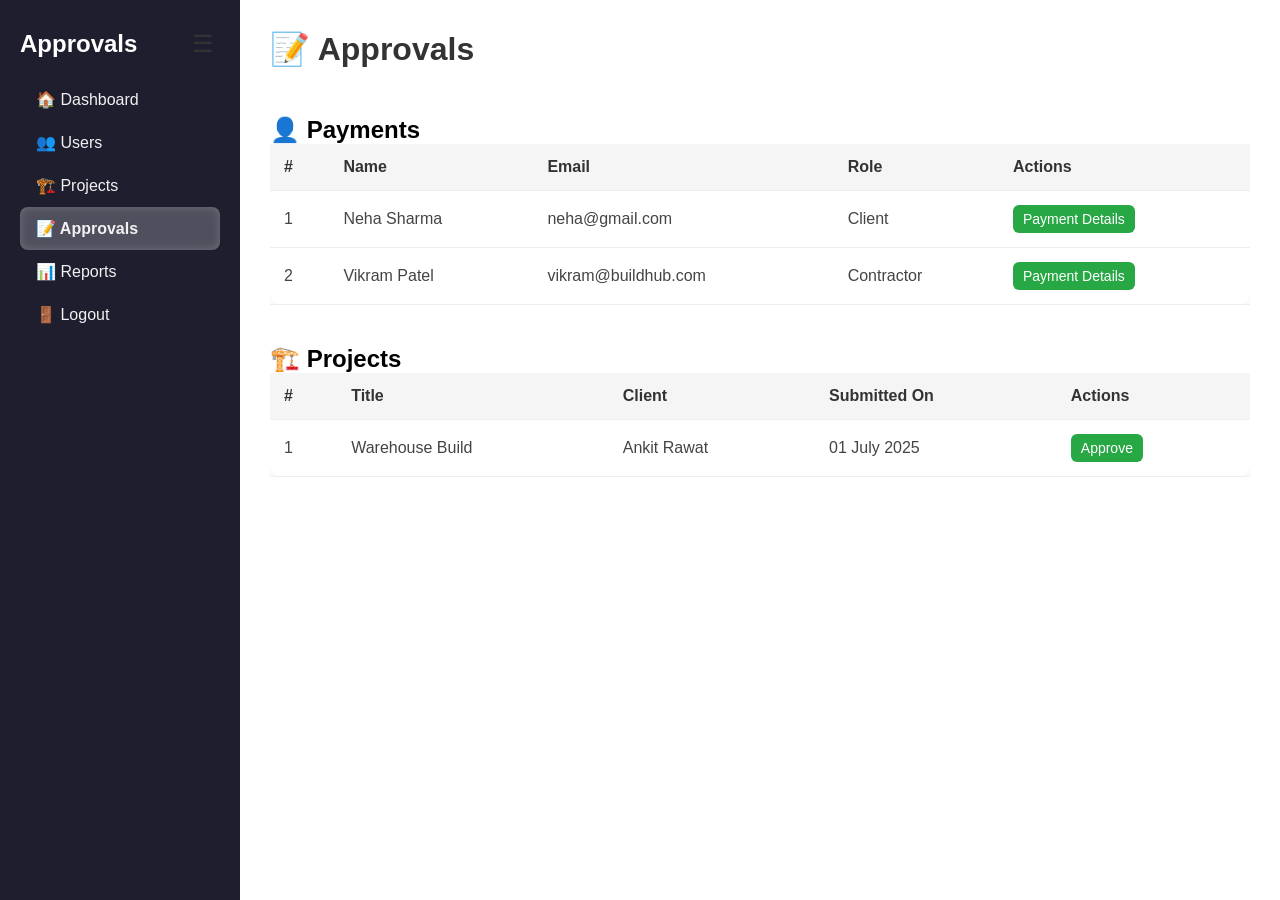
<file: approvals.html>
<!DOCTYPE html>
<html lang="en">
  <head>
    <meta charset="UTF-8" />
    <meta name="viewport" content="width=device-width, initial-scale=1.0" />
    <title>Approvals</title>
    <link rel="stylesheet" href="css/style.css" />
  </head>
  <body>
    <!-- Sidebar with id and active link -->
    <div class="sidebar" id="sidebar">
      <h2>Approvals</h2>
      <a href="Dashboard.html">🏠 Dashboard</a>
      <a href="users.html">👥 Users</a>
      <!--<a href="notify.html">📣 Notify</a>-->
      <a href="project.html">🏗️ Projects</a>
      <a href="approvals.html" class="active">📝 Approvals</a>
      <a href="reports.html">📊 Reports</a>
      <!-- <a href="settings.html">⚙️ Settings</a> -->
      <a href="login.html">🚪 Logout</a>
    </div>

    <!-- Main content with id -->
    <div class="dashboard-content" id="content">
      <div class="dashboard-header">
        <button class="menu-btn" onclick="toggleSidebar()">☰</button>
        <h1>📝 Approvals</h1>
      </div>

      <h2>👤 Payments</h2>
      <div class="table-responsive">
        <table>
          <thead>
            <tr>
              <th>#</th>
              <th>Name</th>
              <th>Email</th>
              <th>Role</th>
              <th>Actions</th>
            </tr>
          </thead>
          <tbody id="pendingPaymentsBody">
            <tr>
              <td>1</td>
              <td>Neha Sharma</td>
              <td>neha@gmail.com</td>
              <td>Client</td>
              <td>
                <button class="btn-approve payment-btn" data-user="neha">
                  Payment Details
                </button>

                <!-- <button class="btn-reject">Reject</button> -->
              </td>
            </tr>
            <tr>
              <td>2</td>
              <td>Vikram Patel</td>
              <td>vikram@buildhub.com</td>
              <td>Contractor</td>
              <td>
                <button class="btn-approve payment-btn" data-user="vikram">
                  Payment Details
                </button>
                <!-- <button class="btn-reject">Reject</button> -->
              </td>
            </tr>
          </tbody>
        </table>
      </div>

      <h2 style="margin-top: 40px">🏗️ Projects</h2>
      <div class="table-responsive">
        <table>
          <thead>
            <tr>
              <th>#</th>
              <th>Title</th>
              <th>Client</th>
              <th>Submitted On</th>
              <th>Actions</th>
            </tr>
          </thead>
          <tbody id="pendingPaymentsBody">
            <tr>
              <td>1</td>
              <td>Warehouse Build</td>
              <td>Ankit Rawat</td>
              <td>01 July 2025</td>
              <td>
                <button class="btn-approve">Approve</button>
                <!-- <button class="btn-reject">Reject</button> -->
              </td>
            </tr>
          </tbody>
        </table>
      </div>
    </div>
    <!-- 🔐 Password Modal -->
    <div id="paymentPasswordModal" class="password-modal">
      <div class="password-modal-content">
        <h3>Security Check</h3>
        <p>Enter payment access password</p>
        <input
          type="password"
          id="paymentPasswordInput"
          placeholder="Enter password"
        />
        <div class="password-actions">
          <button onclick="closePaymentPassword()">Cancel</button>
          <button onclick="verifyPaymentPassword()">Confirm</button>
        </div>
        <p id="paymentPasswordError" class="password-error"></p>
      </div>
    </div>

    <!-- 💳 Payment Details Modal -->
    <div id="paymentDetailsModal" class="modal">
      <div class="modal-content large-modal">
        <span class="close-modal" onclick="closePaymentDetails()">×</span>
        <h2>💳 Payment Details</h2>

        <!-- Previous Bills -->
        <h3 class="bill-title">📜 Previous Bills</h3>
        <div class="bill-scroll" id="previousBillsContainer"></div>

        <h3 class="bill-title">🧾 Current Bill</h3>
        <div class="bill-scroll">
          <table class="bill-table">
            <thead>
              <tr>
                <th>#</th>
                <th>Description</th>
                <th>Amount (₹)</th>
              </tr>
            </thead>
            <tbody id="currentBillBody"></tbody>
          </table>
        </div>

        <div class="grand-total-box">
          <div>
            <div>Subtotal</div>
            <div>GST (<span id="gstPercent"></span>%)</div>
            <strong>Total Payable</strong>
          </div>
          <div style="text-align: right">
            <div id="subTotal">₹0</div>
            <div id="gstAmount">₹0</div>
            <strong id="grandTotal">₹0</strong>
          </div>
        </div>
        <h4>take screenshots or photos by camera</h4>
        <button class="btn-download" onclick="downloadBillsPDF()">
          ⬇ Download Bills (PDF)
        </button>
      </div>
    </div>

    <script>
      let selectedUserKey = null;
      const paymentConfig = {
        neha: {
          password: "neha@123",
          previousBills: [
            {
              date: "2025-06-10",
              status: "paid",
              items: [
                { desc: "Slab Filling", amount: 45000 },
                { desc: "Soil Filling", amount: 18000 },
              ],
            },
            {
              date: "2025-06-25",
              status: "unpaid",
              items: [{ desc: "Material Transport", amount: 12000 }],
            },
          ],
          currentBill: [
            { desc: "Slab Filling", amount: 4000 },
            { desc: "Soil Filling", amount: 180000 },
            { desc: "Material Transport", amount: 120000 },
          ],
          gstPercent: 18,
        },
        vikram: {
          password: "vikram@456",
          previousBills: [
            {
              date: "2025-06-15",
              status: "paid",
              items: [{ desc: "Raw Material Supply", amount: 72000 }],
            },
          ],
          currentBill: [{ desc: "Equipment Rent", amount: 25000 }],
          gstPercent: 18,
        },
      };

      // Open password modal
      document.querySelectorAll(".payment-btn").forEach((btn) => {
        btn.addEventListener("click", () => {
          selectedUserKey = btn.dataset.user;
          document.getElementById("paymentPasswordInput").value = "";
          document.getElementById("paymentPasswordError").textContent = "";
          document.getElementById("paymentPasswordModal").style.display =
            "flex";
        });
      });

      function closePaymentPassword() {
        selectedUserKey = null;
        document.getElementById("paymentPasswordModal").style.display = "none";
      }

      function verifyPaymentPassword() {
        const entered = document
          .getElementById("paymentPasswordInput")
          .value.trim();
        const errorEl = document.getElementById("paymentPasswordError");

        if (!entered) {
          errorEl.textContent = "Password required";
          return;
        }

        const userData = paymentConfig[selectedUserKey];
        if (!userData || entered !== userData.password) {
          errorEl.textContent = "Incorrect password";
          return;
        }

        document.getElementById("paymentPasswordModal").style.display = "none";
        showPaymentDetails(userData);
      }

      function showPaymentDetails(data) {
        const prevContainer = document.getElementById("previousBillsContainer");
        const currBody = document.getElementById("currentBillBody");

        prevContainer.innerHTML = "";
        currBody.innerHTML = "";

        let subTotal = 0;

        // Previous bills (grouped by date)
        data.previousBills.forEach((bill) => {
          let billTotal = 0;

          const itemsHTML = bill.items
            .map((item, i) => {
              billTotal += item.amount;
              return `
        <tr>
          <td>${i + 1}</td>
          <td>${item.desc}</td>
          <td>₹${item.amount.toLocaleString()}</td>
        </tr>
      `;
            })
            .join("");

          prevContainer.innerHTML += `
      <div class="bill-group">
        <div class="bill-header">
          <span>📅 ${bill.date}</span>
          <span class="bill-status ${bill.status}">
            ${bill.status.toUpperCase()}
          </span>
        </div>
        <table class="bill-table">
          <tbody>${itemsHTML}</tbody>
        </table>
        <strong>Total: ₹${billTotal.toLocaleString()}</strong>
      </div>
    `;
        });

        // Current bill
        data.currentBill.forEach((item, i) => {
          subTotal += item.amount;
          currBody.innerHTML += `
      <tr>
        <td>${i + 1}</td>
        <td>${item.desc}</td>
        <td>₹${item.amount.toLocaleString()}</td>
      </tr>
    `;
        });

        const gst = (subTotal * data.gstPercent) / 100;
        const total = subTotal + gst;

        document.getElementById("subTotal").textContent =
          "₹" + subTotal.toLocaleString();
        document.getElementById("gstAmount").textContent =
          "₹" + gst.toLocaleString();
        document.getElementById("gstPercent").textContent = data.gstPercent;
        document.getElementById("grandTotal").textContent =
          "₹" + total.toLocaleString();

        document.getElementById("paymentDetailsModal").style.display = "flex";
      }
      function closePaymentDetails() {
        document.getElementById("paymentDetailsModal").style.display = "none";
      }
      function downloadBillsPDF() {
        alert(
          "PDF generation will be enabled when backend is connected.\n\n" +
            "This button is backend-ready."
        );
      }
    </script>
    <script>
      function savePendingPaymentsCount() {
        const count = document.querySelectorAll(
          "#pendingPaymentsBody tr"
        ).length;

        // Store count so dashboard can read it
        localStorage.setItem("pendingApprovalsCount", count);
      }

      // Run when approvals page loads
      savePendingPaymentsCount();
    </script>
    <script>
      const observer = new MutationObserver(savePendingPaymentsCount);

      observer.observe(document.getElementById("pendingPaymentsBody"), {
        childList: true,
      });
    </script>

    <!-- Shared sidebar toggle + transitions -->
    <script src="js/script.js"></script>
  </body>
</html>
</file>
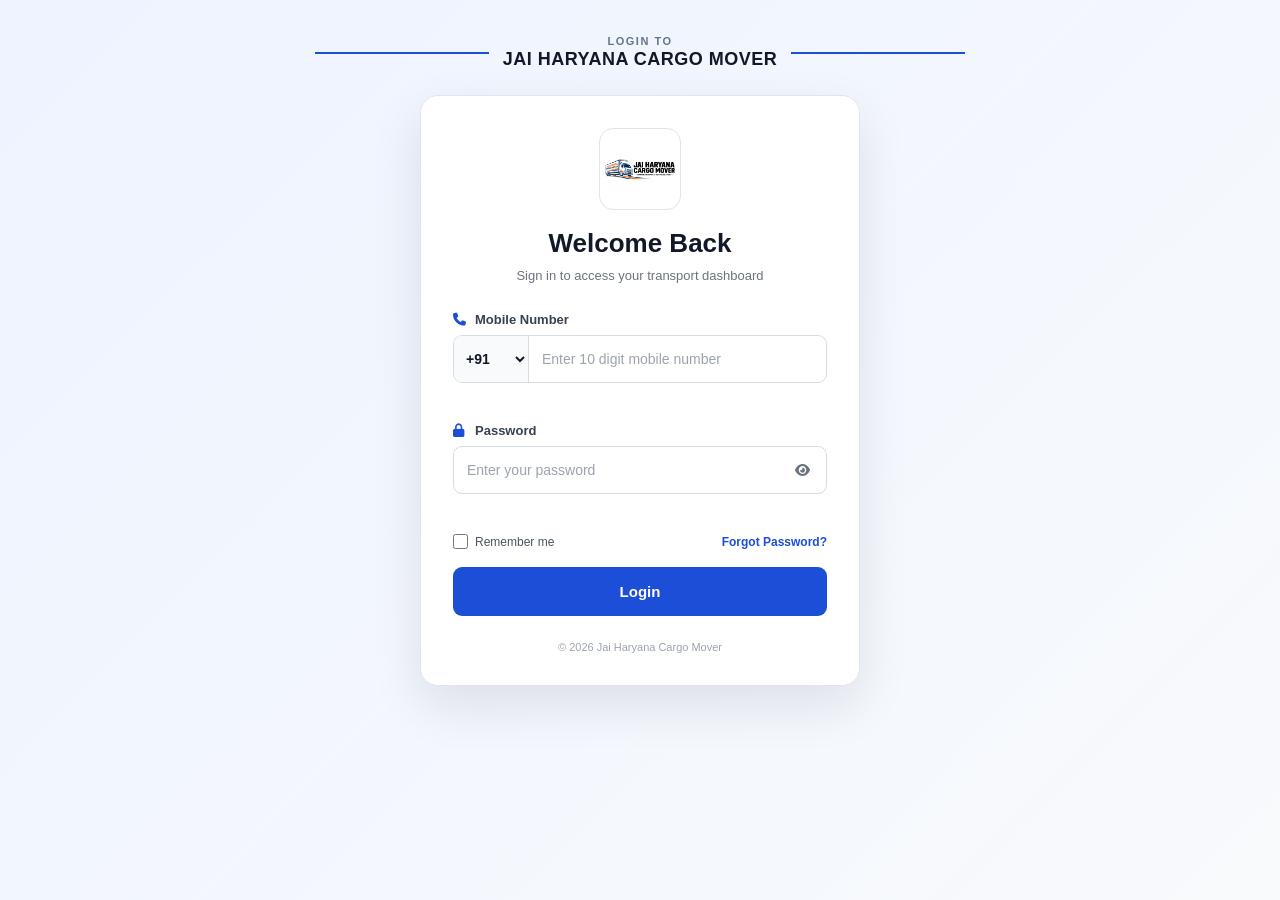
<file: login.html>
<!DOCTYPE html>
<html lang="en">

<head>

    <meta charset="UTF-8">

    <meta
        name="viewport"
        content="width=device-width, initial-scale=1.0">

    <title>
        Login | Jai Haryana Cargo Mover
    </title>

    <link
        rel="stylesheet"
        href="./css/login.css">

    <link
        rel="stylesheet"
        href="https://cdnjs.cloudflare.com/ajax/libs/font-awesome/6.7.2/css/all.min.css">

</head>


<body>

    <!-- =====================================================
         LOGIN PAGE
    ====================================================== -->

    <main class="login-page">


        <!-- ================= HEADER ================= -->

        <header class="login-header">

            <div class="header-line"></div>

            <div class="header-title">

                <span>
                    LOGIN TO
                </span>

                <strong>
                    JAI HARYANA CARGO MOVER
                </strong>

            </div>

            <div class="header-line"></div>

        </header>


        <!-- ================= LOGIN CARD ================= -->

        <section class="login-card">


            <!-- LOGO -->

            <div class="login-logo">

                <img
                    src="./assats/logo/logo.png"
                    alt="Jai Haryana Cargo Mover">

            </div>


            <div class="login-welcome">

                <h1>
                    Welcome Back
                </h1>

                <p>
                    Sign in to access your transport dashboard
                </p>

            </div>


            <!-- ================= FORM ================= -->

            <form id="loginForm" novalidate>


                <!-- PHONE -->

                <div class="form-group">

                    <label for="phone">

                        <i class="fa-solid fa-phone"></i>

                        Mobile Number

                    </label>


                    <div class="phone-wrapper">


                        <!-- COUNTRY CODE -->

                        <select
                            id="countryCode"
                            name="countryCode"
                            aria-label="Country code">

                            <option value="+91">
                                +91
                            </option>

                            <option value="+1">
                                +1
                            </option>

                            <option value="+44">
                                +44
                            </option>

                            <option value="+971">
                                +971
                            </option>

                        </select>


                        <!-- PHONE -->

                        <input
                            type="tel"
                            id="phone"
                            name="phone"
                            placeholder="Enter 10 digit mobile number"
                            maxlength="10"
                            inputmode="numeric"
                            autocomplete="tel"
                            required>

                    </div>


                    <small
                        class="field-error"
                        id="phoneError">
                    </small>

                </div>


                <!-- PASSWORD -->

                <div class="form-group">

                    <label for="password">

                        <i class="fa-solid fa-lock"></i>

                        Password

                    </label>


                    <div class="password-wrapper">

                        <input
                            type="password"
                            id="password"
                            name="password"
                            placeholder="Enter your password"
                            autocomplete="current-password"
                            required>


                        <button
                            type="button"
                            id="togglePassword"
                            aria-label="Show password">

                            <i
                                class="fa-solid fa-eye">
                            </i>

                        </button>

                    </div>


                    <small
                        class="field-error"
                        id="passwordError">
                    </small>

                </div>


                <!-- REMEMBER -->

                <div class="login-options">

                    <label class="remember">

                        <input
                            type="checkbox"
                            id="rememberMe">

                        <span>
                            Remember me
                        </span>

                    </label>


                    <a href="#">
                        Forgot Password?
                    </a>

                </div>


                <!-- ERROR -->

                <div
                    id="loginMessage"
                    class="login-message">
                </div>


                <!-- LOGIN BUTTON -->

                <button
                    type="submit"
                    id="loginBtn"
                    class="login-btn">

                    <span id="loginBtnText">

                        Login

                    </span>

                    <i
                        id="loginLoader"
                        class="fa-solid fa-spinner fa-spin">
                    </i>

                </button>


            </form>


            <!-- FOOTER -->

            <div class="login-footer">

                <span>
                    © 2026 Jai Haryana Cargo Mover
                </span>

            </div>

        </section>

    </main>


    <script src="js/login.js"></script>

</body>

</html>
</file>
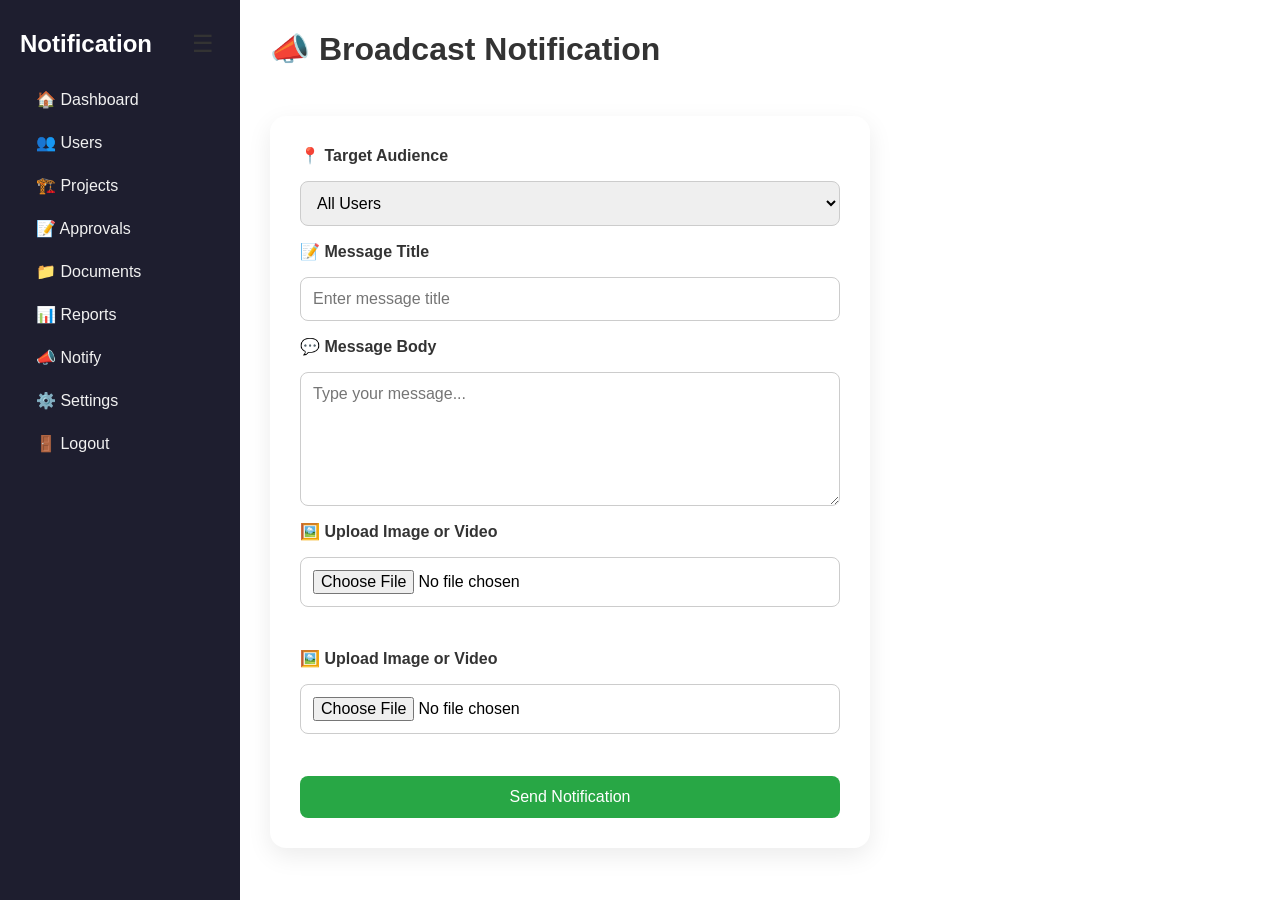
<file: notify.html>
<!DOCTYPE html>
<html lang="en">
  <head>
    <meta charset="UTF-8" />
    <meta name="viewport" content="width=device-width, initial-scale=1.0" />
    <title>Broadcast Notification</title>
    <link rel="stylesheet" href="css/style.css" />
  </head>
  <body>
    <div class="sidebar" id="sidebar">
      <h2>Notification</h2>
      <a href="Dashboard.html">🏠 Dashboard</a>
      <a href="users.html">👥 Users</a>
      <a href="project.html">🏗️ Projects</a>
      <a href="approvals.html">📝 Approvals</a>
      <a href="documents.html">📁 Documents</a>
      <a href="reports.html">📊 Reports</a>
      <a href="notify.html">📣 Notify</a>
      <a href="settings.html">⚙️ Settings</a>
      <a href="login.html">🚪 Logout</a>
    </div>

        <div class="dashboard-content" id="content">
      <!-- Header with toggle button -->
      <div class="dashboard-header">
        <button class="menu-btn" onclick="toggleSidebar()">☰</button>
              <h1>📣 Broadcast Notification</h1>
      </div>

      <div class="notify-box">
        <form id="notifyForm">
          <label for="target">📍 Target Audience</label>
          <select id="target">
            <option value="all">All Users</option>
            <option value="clients">Clients</option>
            <option value="contractors">Contractors</option>
          </select>

          <label for="title">📝 Message Title</label>
          <input
            type="text"
            id="title"
            placeholder="Enter message title"
            required
          />

          <label for="message">💬 Message Body</label>
          <textarea
            id="message"
            rows="6"
            placeholder="Type your message..."
            required
          ></textarea>
          <label for="media">🖼️ Upload Image or Video</label>
          <input type="file" id="media" accept="image/*,video/*" />

          <div id="mediaPreview" class="media-preview"></div>
          <label for="media">🖼️ Upload Image or Video</label>
          <input type="file" id="media" accept="image/*,video/*" />

          <div id="mediaPreview" class="media-preview"></div>

          <button type="submit" class="btn-send">Send Notification</button>
        </form>
      </div>
    </div>
    <script>
      document.getElementById("media").addEventListener("change", function (e) {
        const file = e.target.files[0];
        const preview = document.getElementById("mediaPreview");
        preview.innerHTML = ""; // Clear previous preview

        if (!file) return;

        const url = URL.createObjectURL(file);

        if (file.type.startsWith("image/")) {
          const img = document.createElement("img");
          img.src = url;
          preview.appendChild(img);
        } else if (file.type.startsWith("video/")) {
          const video = document.createElement("video");
          video.src = url;
          video.controls = true;
          preview.appendChild(video);
        }
      });
    </script>
    <script src="js/script.js"></script>

  </body>
</html>
</file>
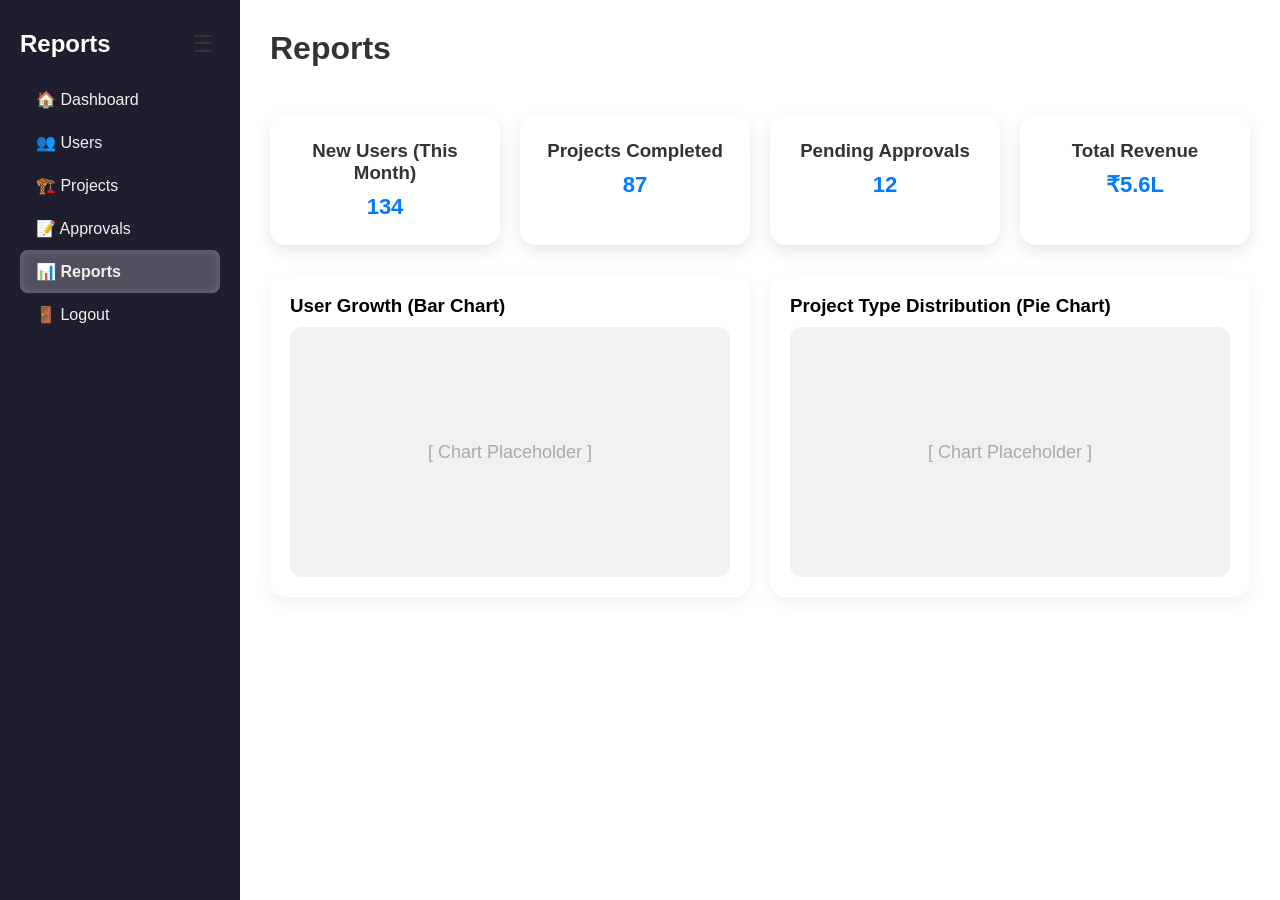
<file: reports.html>
<!DOCTYPE html>
<html lang="en">
<head>
  <meta charset="UTF-8" />
  <meta name="viewport" content="width=device-width, initial-scale=1.0"/>
  <title>Reports & Analytics</title>
  <link rel="stylesheet" href="css/style.css" />
</head>
<body>
  <div class="sidebar" id="sidebar">
    <h2>Reports</h2>
    <a href="Dashboard.html">🏠 Dashboard</a>
    <a href="users.html">👥 Users</a>
    <!-- <a href="notify.html">📣 Notify</a> -->
    <a href="project.html">🏗️ Projects</a>
    <a href="approvals.html">📝 Approvals</a>
    <!--<a href="documents.html">📁 Documents</a>-->
    <a href="reports.html" class="active">📊 Reports</a>
    <!-- <a href="settings.html">⚙️ Settings</a> -->
    <a href="login.html">🚪 Logout</a>
  </div>

      <div class="dashboard-content" id="content">
      <!-- Header with toggle button -->
      <div class="dashboard-header">
        <button class="menu-btn" onclick="toggleSidebar()">☰</button>
        <h1>Reports</h1>
      </div>

    <div class="dashboard-cards">
      <div class="card">
        <h3>New Users (This Month)</h3>
        <p>134</p>
      </div>
      <div class="card">
        <h3>Projects Completed</h3>
        <p>87</p>
      </div>
      <div class="card">
        <h3>Pending Approvals</h3>
        <p>12</p>
      </div>
      <div class="card">
        <h3>Total Revenue</h3>
        <p>₹5.6L</p>
      </div>
    </div>

    <div class="charts-section">
      <div class="chart-box">
        <h3>User Growth (Bar Chart)</h3>
        <div class="chart-placeholder">[ Chart Placeholder ]</div>
      </div>
      <div class="chart-box">
        <h3>Project Type Distribution (Pie Chart)</h3>
        <div class="chart-placeholder">[ Chart Placeholder ]</div>
      </div>
    </div>
  </div>
  <script src="js/script.js"></script>

</body>
</html>
</file>
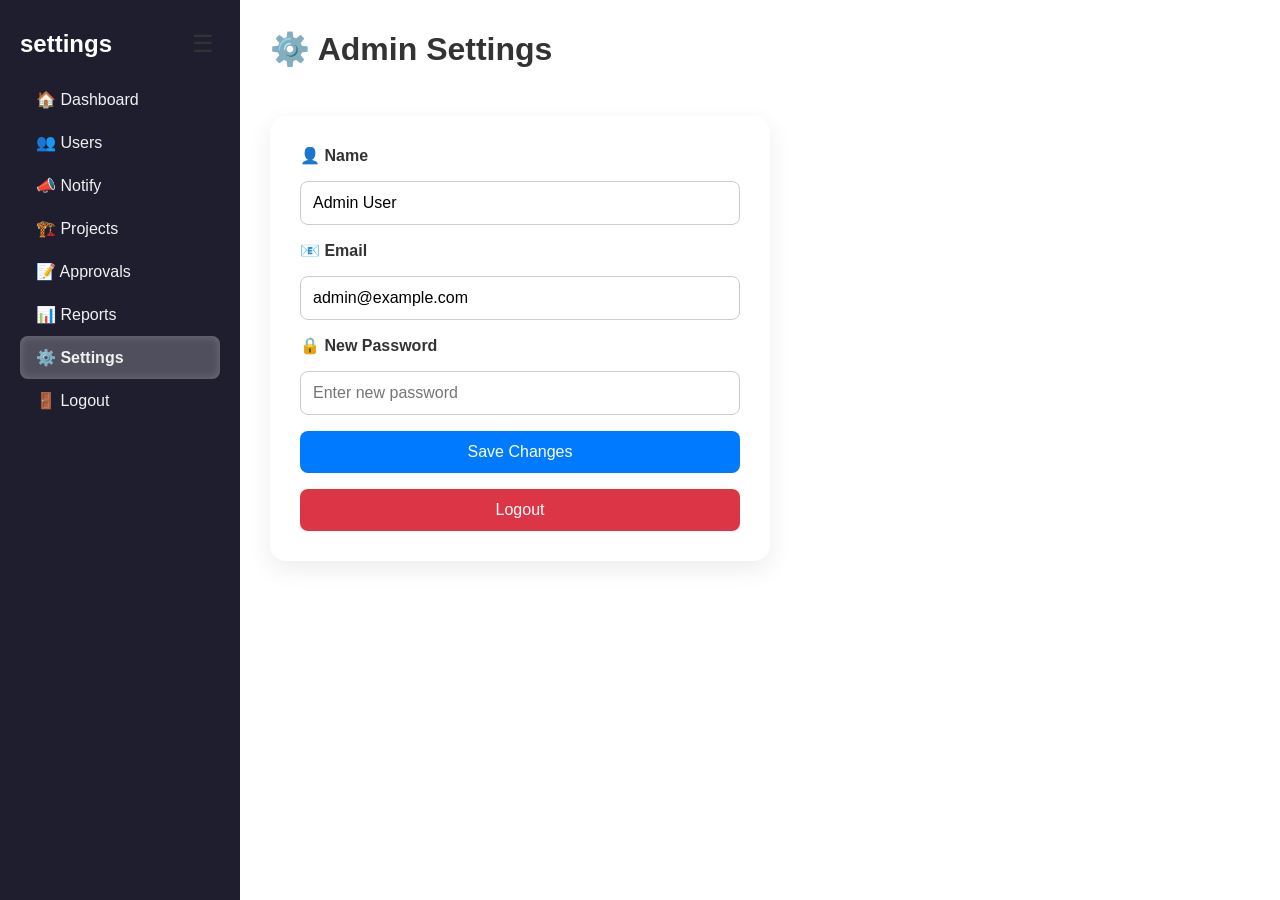
<file: settings.html>
<!DOCTYPE html>
<html lang="en">
<head>
  <meta charset="UTF-8" />
  <meta name="viewport" content="width=device-width, initial-scale=1.0"/>
  <title>Admin Settings</title>
  <link rel="stylesheet" href="css/style.css" />
</head>
<body>
  <!-- Sidebar with id + active link -->
  <div class="sidebar" id="sidebar">
    <h2>settings</h2>
    <a href="Dashboard.html">🏠 Dashboard</a>
    <a href="users.html">👥 Users</a>
    <a href="notify.html">📣 Notify</a>
    <a href="project.html">🏗️ Projects</a>
    <a href="approvals.html">📝 Approvals</a>
    <a href="reports.html">📊 Reports</a>
    <a href="settings.html" class="active">⚙️ Settings</a>
    <a href="login.html">🚪 Logout</a>
  </div>

  <!-- Main content with id="content" -->
  <div class="dashboard-content" id="content">
    <div class="dashboard-header">
      <button class="menu-btn" onclick="toggleSidebar()">☰</button>
      <h1>⚙️ Admin Settings</h1>
    </div>

    <div class="settings-box">
      <form id="settingsForm">
        <label for="name">👤 Name</label>
        <input type="text" id="name" value="Admin User" required />

        <label for="email">📧 Email</label>
        <input type="email" id="email" value="admin@example.com" required />

        <label for="password">🔒 New Password</label>
        <input type="password" id="password" placeholder="Enter new password" />

        <button type="submit" class="btn-save">Save Changes</button>
        <button type="button" class="btn-logout" onclick="window.location.href='login.html'">Logout</button>
      </form>
    </div>
  </div>

  <script src="js/script.js"></script>
</body>
</html>
</file>
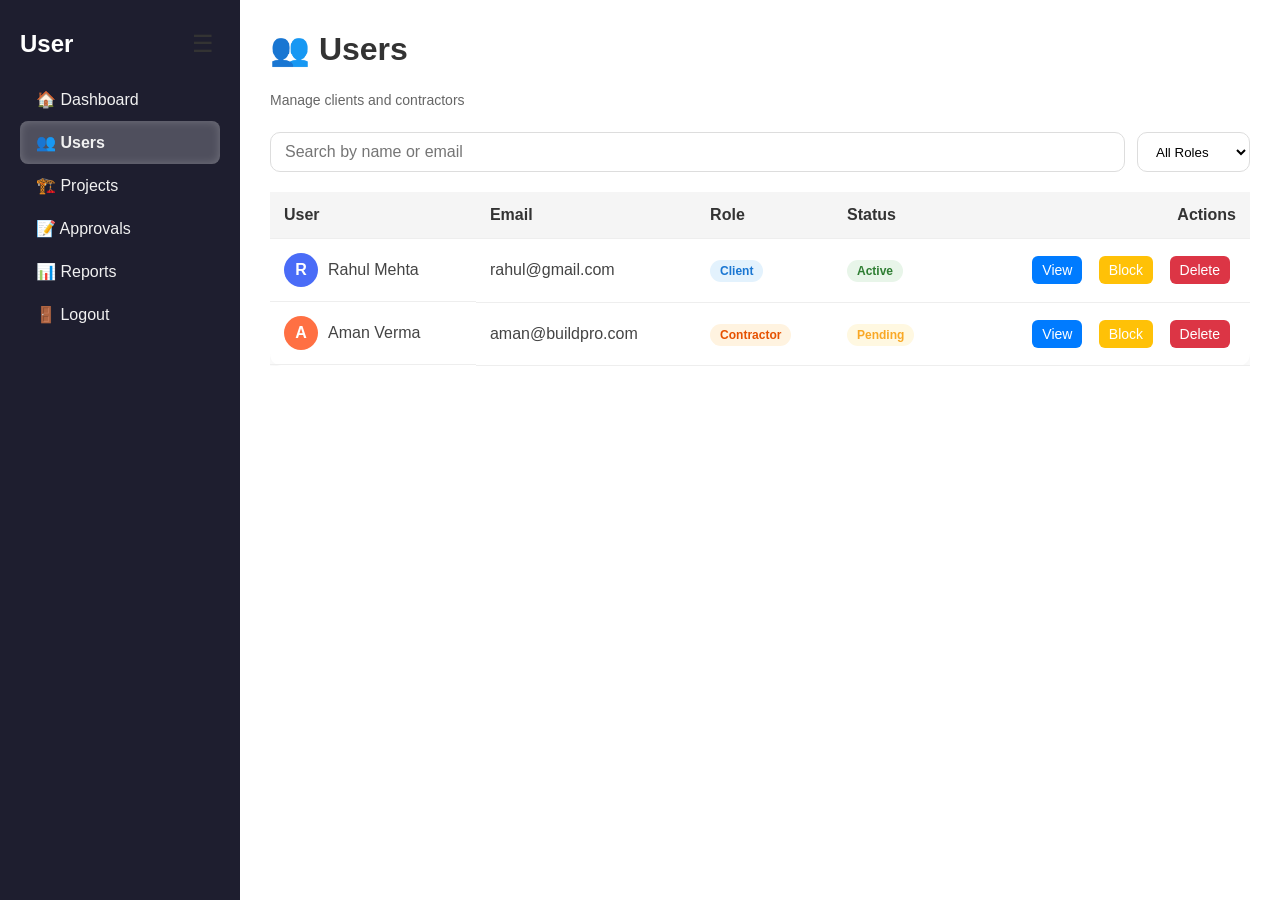
<file: users.html>
<!-- users like client and contractors -->
 <!DOCTYPE html>
<html lang="en">
<head>
  <meta charset="UTF-8" />
  <meta name="viewport" content="width=device-width, initial-scale=1.0"/>
  <title>All Users</title>
  <link rel="stylesheet" href="css/style.css" />
</head>
<body>
  <div class="sidebar" id="sidebar">
    <h2>User</h2>
    <a href="Dashboard.html">🏠 Dashboard</a>
    <a href="users.html" class="active">👥 Users</a>
    <!--<a href="notify.html">📣 Notify</a>-->
    <a href="project.html">🏗️ Projects</a>
    <a href="approvals.html">📝 Approvals</a>
     <a href="reports.html">📊 Reports</a>
   <!-- <a href="settings.html">⚙️ Settings</a> -->
    <a href="login.html">🚪 Logout</a>
  </div>

<div class="dashboard-content" id="content">
  <!-- Header -->
  <div class="dashboard-header">
    <button class="menu-btn" onclick="toggleSidebar()">☰</button>
    <div>
      <h1>👥 Users</h1>
      <p class="page-subtitle">Manage clients and contractors</p>
    </div>
  </div>

  <!-- Filters -->
  <div class="users-toolbar">
    <input
      type="text"
      id="search"
      placeholder="Search by name or email"
      class="search-input"
    />

    <select id="roleFilter" class="filter-select">
      <option value="all">All Roles</option>
      <option value="client">Client</option>
      <option value="contractor">Contractor</option>
    </select>
  </div>

  <!-- Table -->
  <div class="table-responsive">
    <table class="users-table">
      <thead>
        <tr>
          <th>User</th>
          <th>Email</th>
          <th>Role</th>
          <th>Status</th>
          <th style="text-align:right;">Actions</th>
        </tr>
      </thead>

      <tbody id="user-table-body">
        <tr data-role="client">
          <td class="user-cell">
            <div class="avatar">R</div>
            <span>Rahul Mehta</span>
          </td>
          <td>rahul@gmail.com</td>
          <td><span class="role-badge client">Client</span></td>
          <td><span class="status-badge active">Active</span></td>
          <td class="actions">
            <button class="btn-view">View</button>
            <button class="btn-block">Block</button>
            <button class="btn-delete">Delete</button>
          </td>
        </tr>

        <tr data-role="contractor">
          <td class="user-cell">
            <div class="avatar contractor">A</div>
            <span>Aman Verma</span>
          </td>
          <td>aman@buildpro.com</td>
          <td><span class="role-badge contractor">Contractor</span></td>
          <td><span class="status-badge pending">Pending</span></td>
          <td class="actions">
            <button class="btn-view">View</button>
            <button class="btn-block">Block</button>
            <button class="btn-delete">Delete</button>
          </td>
        </tr>
      </tbody>
    </table>
  </div>
</div>

<script>
  const searchInput = document.getElementById("search");
  const roleFilter = document.getElementById("roleFilter");
  const rows = document.querySelectorAll("#user-table-body tr");

  function filterUsers() {
    const search = searchInput.value.toLowerCase();
    const role = roleFilter.value;

    rows.forEach(row => {
      const name = row.innerText.toLowerCase();
      const rowRole = row.dataset.role;

      const matchSearch = name.includes(search);
      const matchRole = role === "all" || rowRole === role;

      row.style.display = matchSearch && matchRole ? "" : "none";
    });
  }

  searchInput.addEventListener("input", filterUsers);
  roleFilter.addEventListener("change", filterUsers);
</script>

<script src="js/script.js"></script>
</body>
</html>
</file>
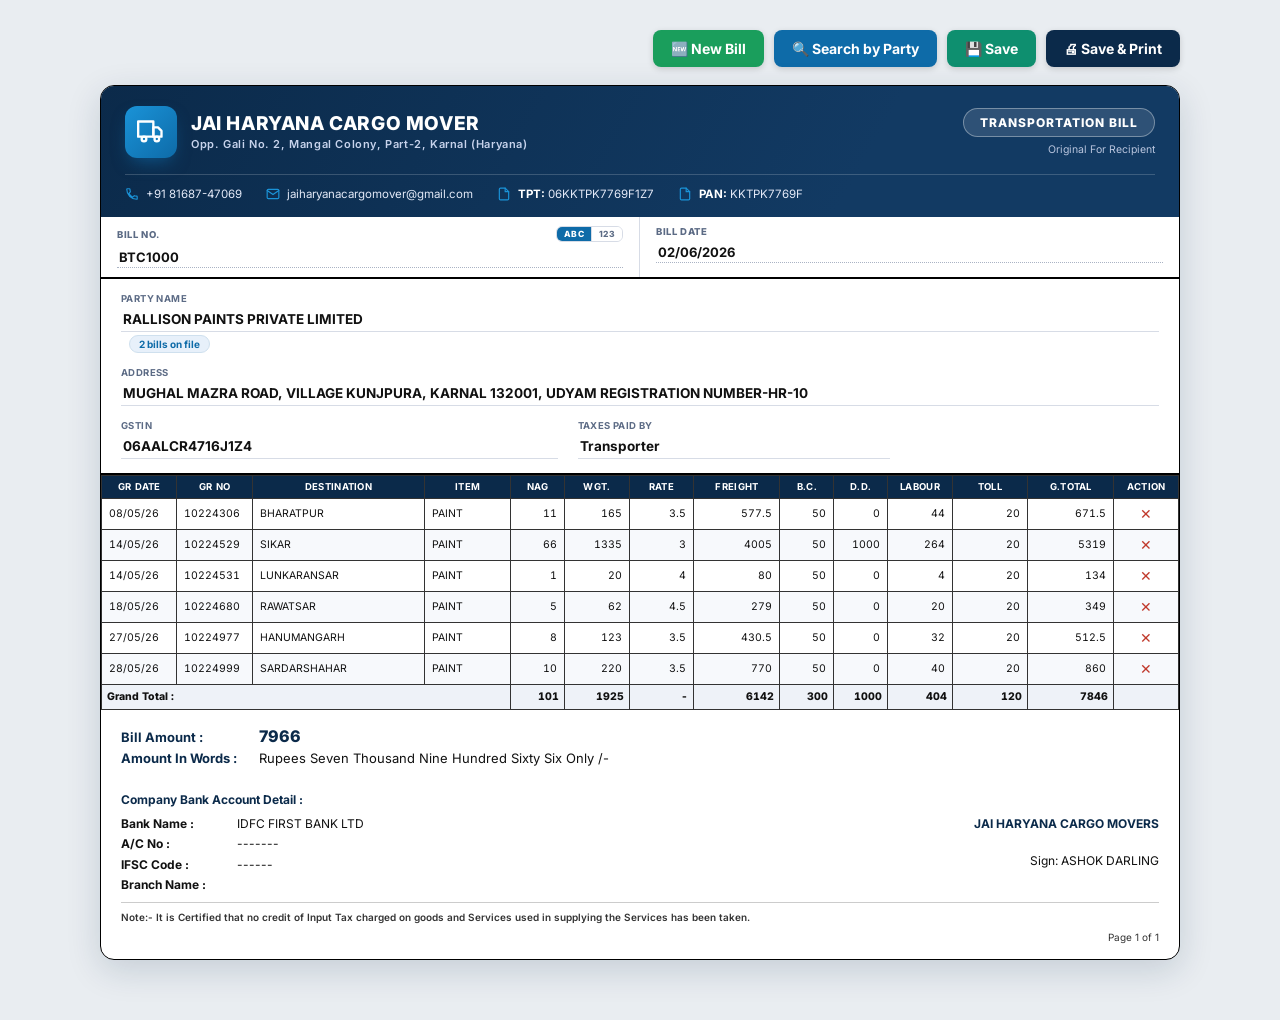
<file: screen/billing.html>
<!DOCTYPE html>
<html lang="en">
<head>
<meta charset="UTF-8">
<meta name="viewport" content="width=device-width, initial-scale=1.0">
<title> Transport Company - Bill</title>
<link rel="preconnect" href="https://fonts.googleapis.com">
<link href="https://fonts.googleapis.com/css2?family=Poppins:wght@600;700;800;900&family=Inter:wght@400;500;600;700&display=swap" rel="stylesheet">
<style>
  :root{
    --navy:#0b2a4a;
    --navy-2:#123a63;
    --accent:#0e6ba8;
    --accent-2:#1a93d8;
    --ink:#111;
    --muted:#5c6b85;
    --soft-line:#d7dce6;
    --paper:#ffffff;
    --bg:#e9edf1;
    --zebra:#f7f9fc;
    --shadow:0 10px 34px rgba(11,42,74,.16);
  }
  *{box-sizing:border-box;}
  body{
    margin:0;
    font-family:'Inter',Arial,Helvetica,sans-serif;
    background:var(--bg);
    color:var(--ink);
    padding:30px 12px 60px;
  }
  h1,h2,h3{font-family:'Poppins',sans-serif;}

  /* ===== Toolbar (screen only) ===== */
  .toolbar{
    max-width:1080px; margin:0 auto 18px;
    display:flex; gap:10px; justify-content:flex-end; flex-wrap:wrap;
  }
  .btn{
    border:none; padding:10px 18px; border-radius:8px; font-size:14px; font-weight:700;
    cursor:pointer; display:inline-flex; align-items:center; gap:8px;
    transition:transform .12s ease, box-shadow .12s ease;
    box-shadow:0 2px 6px rgba(0,0,0,.15); white-space:nowrap; font-family:inherit;
  }
  .btn:hover{ transform:translateY(-1px); }
  .btn-new{ background:#1a9e5c; color:#fff; }
  .btn-search{ background:var(--accent); color:#fff; }
  .btn-save{ background:#0e8f6f; color:#fff; }
  .btn-primary{ background:var(--navy); color:#fff; }
  .btn-ghost{ background:#fff; color:#333; border:1px solid #ccc; }

  /* ===== Sheet ===== */
  .sheet{
    width:100%; max-width:1080px; margin:0 auto;
    background:var(--paper); box-shadow:var(--shadow);
    border:1px solid #000; border-radius:14px; overflow:hidden;
    position:relative;
  }

  /* ---- Letterhead ---- */
  .letterhead{
    background:linear-gradient(120deg,var(--navy),var(--navy-2) 70%);
    color:#fff; padding:20px 24px 16px;
  }
  .brand-row{ display:flex; align-items:center; justify-content:space-between; gap:16px; flex-wrap:wrap; }
  .brand-left{ display:flex; align-items:center; gap:14px; }
  .brand-logo{
    width:52px; height:52px; border-radius:12px; flex-shrink:0;
    background:linear-gradient(135deg,var(--accent-2),var(--accent));
    display:flex; align-items:center; justify-content:center;
    box-shadow:0 8px 18px -6px rgba(14,107,168,.7);
  }
  .brand-logo svg{ width:28px; height:28px; }
  .brand-text .company-name{ font-size:19px; font-weight:800; letter-spacing:.6px; line-height:1.15; }
  .brand-text .company-sub{ font-size:11px; font-weight:600; letter-spacing:.6px; color:#c7d3ec; margin-top:2px; }
  .brand-right{ text-align:right; }
  .bill-pill{
    display:inline-block; background:rgba(255,255,255,.12); border:1px solid rgba(255,255,255,.35);
    padding:6px 16px; border-radius:20px; font-size:12px; font-weight:800; letter-spacing:1px;
  }
  .orig-tag{ font-size:10.5px; color:#b9c5de; margin-top:6px; }

  .contact-row{
    margin-top:16px; padding-top:12px; border-top:1px solid rgba(255,255,255,.18);
    display:flex; flex-wrap:wrap; gap:10px 24px; font-size:11.5px; color:#e3e9f7;
  }
  .contact-row .item{ display:flex; align-items:center; gap:7px; }
  .contact-row svg{ width:14px; height:14px; color:var(--accent-2); flex-shrink:0; }
  .contact-row b{ color:#fff; font-weight:700; }

  /* ---- Meta strip ---- */
  .meta-strip{
    display:grid; grid-template-columns:1fr 1fr; gap:0;
    border-bottom:2px solid #000;
  }
  .meta-box{ padding:9px 16px; border-right:1px solid var(--soft-line); }
  .meta-box:last-child{ border-right:none; }
  .meta-box label{
    display:flex; align-items:center; gap:5px; font-size:9.5px; font-weight:800; letter-spacing:.6px;
    text-transform:uppercase; color:var(--muted); margin-bottom:4px;
  }
  .meta-box input{
    width:100%; border:none; background:transparent; font:inherit; font-size:13px; font-weight:700;
    color:var(--ink); border-bottom:1px dotted #aab3c4; padding-bottom:2px; outline:none;
  }
  .meta-box input:focus{ border-color:var(--accent); }
  .bill-status-badge{
    display:inline-block; font-size:7.5px; font-weight:800; text-transform:none; letter-spacing:0;
    padding:1px 7px; border-radius:8px; background:#eef2f8; color:var(--muted);
  }
  .bill-status-badge.existing{ background:#e7f0fa; color:var(--accent); }
  .bill-status-badge:empty{ display:none; }
  .format-toggle{ display:inline-flex; margin-left:auto; border:1px solid var(--soft-line); border-radius:6px; overflow:hidden; }
  .fmt-btn{
    border:none; background:#fff; color:var(--muted); font-size:8.5px; font-weight:800; letter-spacing:.3px;
    padding:2px 7px; cursor:pointer; font-family:inherit;
  }
  .fmt-btn + .fmt-btn{ border-left:1px solid var(--soft-line); }
  .fmt-btn.active{ background:var(--accent); color:#fff; }

  /* ---- Party section (center) ---- */
  .party-card{
    padding:14px 20px; border-bottom:2px solid #000;
    display:grid; grid-template-columns:1.4fr 1fr .8fr; gap:14px 20px;
  }
  .party-field label{
    display:block; font-size:9.5px; font-weight:700; color:var(--muted); text-transform:uppercase;
    letter-spacing:.4px; margin-bottom:3px;
  }
  .party-field input, .party-field select{
    width:100%; border:none; border-bottom:1.5px solid var(--soft-line); background:transparent;
    font:inherit; font-size:13.5px; font-weight:700; color:var(--ink); padding:4px 2px; outline:none;
    appearance:none; -webkit-appearance:none; cursor:pointer;
  }
  .party-field input[type=text]{ cursor:text; }
  .party-field input:focus, .party-field select:focus{ border-color:var(--accent); }
  .party-field.full{ grid-column:1 / -1; }
  .history-badge{
    display:inline-block; margin-left:8px; font-size:10px; font-weight:700; color:var(--accent);
    background:#e7f0fa; border:1px solid #cfe0ee; padding:2px 9px; border-radius:20px; vertical-align:middle;
  }
  .history-badge:empty{ display:none; }

  /* ===== Bill table ===== */
  .table-scroll{ width:100%; overflow-x:auto; -webkit-overflow-scrolling:touch; border-top:none; }
  table.bill-table{
    width:100%; min-width:960px; table-layout:fixed; border-collapse:collapse; font-variant-numeric:tabular-nums;
  }
  table.bill-table th, table.bill-table td{
    border:1px solid #333; padding:5px 5px; font-size:10.5px; line-height:1.3;
    overflow-wrap:break-word; word-break:break-word; vertical-align:middle;
  }
  table.bill-table thead th{
    background:var(--navy); color:#fff; font-weight:700; font-size:9.5px; text-transform:uppercase;
    letter-spacing:.3px; text-align:center;
  }
  table.bill-table tbody tr:nth-child(even){ background:var(--zebra); }
  table.bill-table tbody td{ text-align:right; }
  table.bill-table tbody td.al-left{ text-align:left; }
  table.bill-table tbody td.al-center{ text-align:center; }
  table.bill-table tfoot td{ font-weight:800; background:#eef2f8; font-size:10.5px; text-align:right; }
  table.bill-table tfoot td.al-left{ text-align:left; }

  table.bill-table tbody td .cell-input{
    width:100%; min-height:15px; outline:none; white-space:normal; overflow-wrap:break-word;
    word-break:break-word; font-size:10.5px; line-height:1.3; padding:1px 2px; border-radius:2px; text-align:inherit;
  }
  table.bill-table tbody td .cell-input:hover{ background:#eef5fb; }
  table.bill-table tbody td .cell-input:focus{ background:#eef5fb; outline:1px dashed var(--accent); }

  .row-actions{ white-space:nowrap; text-align:center !important; }
  .icon-btn{ border:none; background:none; cursor:pointer; color:#c0392b; font-size:14px; padding:2px 4px; }

  /* ===== Amount summary ===== */
  .below-table{ padding:12px 20px 4px; font-size:13px; }
  .below-table .row{ margin:4px 0; display:flex; gap:8px; align-items:baseline; flex-wrap:wrap; }
  .below-table b{ min-width:130px; display:inline-block; color:var(--navy); }
  .below-table .amt{ font-weight:800; font-size:16px; color:var(--navy); }

  /* ===== Footer ===== */
  .footer-grid{ display:flex; justify-content:space-between; padding:16px 20px 6px; gap:20px; flex-wrap:wrap; }
  .bank-block{ font-size:12px; line-height:1.7; }
  .bank-block .heading{ font-weight:700; margin-bottom:4px; color:var(--navy); }
  .bank-block .row{ display:flex; gap:6px; flex-wrap:wrap; }
  .bank-block b{ min-width:110px; display:inline-block; }
  .bank-block span[contenteditable]{ display:inline-block; }
  [contenteditable]:hover{ background:#eef5fb; outline:1px dashed #cfe0ee; }
  [contenteditable]:focus{ outline:1px dashed var(--accent); background:#eef5fb; }

  .sign-block{ text-align:right; font-size:12px; min-width:220px; }
  .sign-block .for-line{ margin-top:26px; font-weight:700; color:var(--navy); }
  .sign-block .sign-line{ margin-top:22px; }

  .note{ margin:0 20px 8px; font-size:10px; font-weight:600; color:#333; border-top:1px solid #ccc; padding-top:8px; }
  .page-no{ text-align:right; font-size:10px; margin:0 20px 16px; color:#333; }

  /* ===== Toast ===== */
  .toast{
    position:fixed; bottom:22px; left:50%; transform:translateX(-50%) translateY(16px);
    background:#111; color:#fff; padding:12px 22px; border-radius:8px; font-size:13.5px; font-weight:600;
    opacity:0; pointer-events:none; transition:opacity .25s ease, transform .25s ease; z-index:300;
    box-shadow:0 10px 30px rgba(0,0,0,.3); max-width:90vw; text-align:center;
  }
  .toast.error{ background:#c0392b; }
  .toast.show{ opacity:1; transform:translateX(-50%) translateY(0); }

  /* ===== Modal ===== */
  .modal-overlay{
    display:none; position:fixed; inset:0; background:rgba(0,0,0,.5);
    align-items:center; justify-content:center; z-index:100; padding:16px;
  }
  .modal-overlay.active{ display:flex; }
  .modal{
    background:#fff; width:100%; max-width:520px; border-radius:12px; padding:22px 26px 20px;
    box-shadow:0 20px 60px rgba(0,0,0,.35); max-height:90vh; overflow-y:auto;
  }
  .modal h2{ margin:0 0 4px; font-size:19px; color:var(--accent); }
  .modal p.hint{ margin:0 0 16px; font-size:12.5px; color:var(--muted); }
  .field{ margin-bottom:14px; }
  .field label{ display:block; font-size:12px; font-weight:700; margin-bottom:4px; color:#333; }
  .field input{
    width:100%; padding:8px 10px; border:1px solid #ccc; border-radius:6px; font-size:13.5px; font-family:inherit;
  }
  .field input:focus{ outline:none; border-color:var(--accent); box-shadow:0 0 0 3px rgba(14,107,168,.15); }
  .date-range-row{ display:grid; grid-template-columns:1fr 1fr; gap:12px; }
  .modal-actions{ display:flex; justify-content:flex-end; gap:10px; margin-top:6px; }
  .auto-hint{ font-size:11px; color:var(--accent); font-weight:600; margin-top:4px; margin-bottom:10px; }

  @media (max-width:820px){
    .party-card{ grid-template-columns:1fr 1fr; }
    .party-field.full{ grid-column:1 / -1; }
    .meta-strip{ grid-template-columns:1fr; }
    .meta-box{ border-right:none; border-bottom:1px solid var(--soft-line); }
    .date-range-row{ grid-template-columns:1fr; }
  }
  @media (max-width:520px){
    .party-card{ grid-template-columns:1fr; }
  }

  /* ===== Print — clean single A4 page ===== */
  @media print{
    @page{ size:A4 portrait; margin:8mm; }
    html, body{ background:#fff; padding:0; margin:0; }
    .toolbar, .modal-overlay, .row-actions, .no-print, .toast, .history-badge, .bill-status-badge, .format-toggle{ display:none !important; }

    .sheet{ box-shadow:none; border:1.2px solid #000; border-radius:0; width:100%; max-width:none; margin:0; }
    .letterhead{ -webkit-print-color-adjust:exact; print-color-adjust:exact; padding:10px 14px 8px; }
    .brand-logo{ width:38px; height:38px; }
    .brand-text .company-name{ font-size:15px; }
    .brand-text .company-sub{ font-size:9px; }
    .contact-row{ font-size:9px; gap:5px 16px; margin-top:8px; padding-top:6px; }
    .bill-pill{ font-size:9.5px; padding:4px 12px; }

    .meta-strip{ grid-template-columns:1fr 1fr !important; }
    .meta-box{ padding:5px 12px; }
    .meta-box label{ font-size:8px; }
    .meta-box input{ font-size:10.5px; }

    .party-card{ grid-template-columns:1.4fr 1fr .8fr !important; padding:8px 14px; gap:6px 16px; }
    .party-field label{ font-size:8px; }
    .party-field input, .party-field select{ font-size:10.5px; padding:2px 1px; }

    table.bill-table{ min-width:0 !important; width:100% !important; }
    table.bill-table th, table.bill-table td{ font-size:9pt; padding:3px 4px; }
    table.bill-table thead th{ font-size:8pt; }
    .cell-input{ font-size:9pt; }
    table.bill-table th:last-child, table.bill-table td:last-child{ width:0 !important; padding:0 !important; border:none !important; }

    table.bill-table thead{ display:table-header-group; }
    table.bill-table tfoot{ display:table-row-group; }
    table.bill-table tr{ page-break-inside:avoid; break-inside:avoid; }
    .letterhead, .meta-strip, .party-card, .below-table, .footer-grid, .note, .page-no{
      page-break-inside:avoid; break-inside:avoid;
    }

    table.bill-table tbody tr:nth-child(even){ background:#fafafa !important; -webkit-print-color-adjust:exact; print-color-adjust:exact; }
    table.bill-table thead th{ background:var(--navy) !important; -webkit-print-color-adjust:exact; print-color-adjust:exact; }
    table.bill-table tfoot td{ background:#eef2f8 !important; -webkit-print-color-adjust:exact; print-color-adjust:exact; }

    input, select{ border:none !important; background:transparent !important; }
    .cell-input{ outline:none !important; background:transparent !important; }
    .below-table{ padding:8px 14px 2px; font-size:10.5px; }
    .below-table .amt{ font-size:13px; }
    .footer-grid{ padding:10px 14px 4px; font-size:10px; }
    .note{ margin:0 14px 6px; font-size:8.5px; }
    .page-no{ margin:0 14px 10px; font-size:8.5px; }
  }
</style>
</head>
<body>

  <div class="toolbar no-print">
    <button class="btn btn-new" id="newBillBtn">🆕 New Bill</button>
    <button class="btn btn-search" id="searchBtn">🔍 Search by Party</button>
    <button class="btn btn-save" id="saveBtn">💾 Save</button>
    <button class="btn btn-primary" id="printBtn">🖨 Save &amp; Print</button>
  </div>

  <div class="sheet" id="sheet">

    <!-- ===== Letterhead ===== -->
    <div class="letterhead">
      <div class="brand-row">
        <div class="brand-left">
          <div class="brand-logo">
            <svg viewBox="0 0 24 24" fill="none" stroke="#fff" stroke-width="2" stroke-linecap="round" stroke-linejoin="round"><path d="M1 3h13v13H1z"/><path d="M14 8h4l3 3v5h-7V8z"/><circle cx="6" cy="18" r="2"/><circle cx="17" cy="18" r="2"/></svg>
          </div>
          <div class="brand-text">
            <div class="company-name" contenteditable="true">JAI HARYANA CARGO MOVER</div>
            <div class="company-sub" contenteditable="true">Opp. Gali No. 2, Mangal Colony, Part-2, Karnal (Haryana)</div>
          </div>
        </div>
        <div class="brand-right">
          <span class="bill-pill">TRANSPORTATION BILL</span>
          <div class="orig-tag">Original For Recipient</div>
        </div>
      </div>

      <div class="contact-row">
        <div class="item">
          <svg viewBox="0 0 24 24" fill="none" stroke="currentColor" stroke-width="2" stroke-linecap="round" stroke-linejoin="round"><path d="M6.6 10.8c1.4 2.8 3.8 5.1 6.6 6.6l2.2-2.2c.3-.3.7-.4 1-.2 1.1.4 2.3.6 3.5.6.6 0 1 .4 1 1V20c0 .6-.4 1-1 1C10.6 21 3 13.4 3 4c0-.6.4-1 1-1h3.5c.6 0 1 .4 1 1 0 1.2.2 2.4.6 3.5.1.4 0 .8-.2 1.1L6.6 10.8z"/></svg>
          <span contenteditable="true">+91 81687-47069</span>
        </div>
        <div class="item">
          <svg viewBox="0 0 24 24" fill="none" stroke="currentColor" stroke-width="2" stroke-linecap="round" stroke-linejoin="round"><rect x="2" y="4" width="20" height="16" rx="2"/><path d="m2 6 10 7 10-7"/></svg>
          <span contenteditable="true">jaiharyanacargomover@gmail.com</span>
        </div>
        <div class="item">
          <svg viewBox="0 0 24 24" fill="none" stroke="currentColor" stroke-width="2" stroke-linecap="round" stroke-linejoin="round"><path d="M14 2H6a2 2 0 0 0-2 2v16a2 2 0 0 0 2 2h12a2 2 0 0 0 2-2V8z"/><path d="M14 2v6h6"/></svg>
          <span><b>TPT:</b> <span contenteditable="true">06KKTPK7769F1Z7 </span></span>
        </div>
        <div class="item">
          <svg viewBox="0 0 24 24" fill="none" stroke="currentColor" stroke-width="2" stroke-linecap="round" stroke-linejoin="round"><path d="M14 2H6a2 2 0 0 0-2 2v16a2 2 0 0 0 2 2h12a2 2 0 0 0 2-2V8z"/><path d="M14 2v6h6"/></svg>
          <span><b>PAN:</b> <span contenteditable="true">KKTPK7769F</span></span>
        </div>
      </div>
    </div>

    <!-- ===== Meta strip ===== -->
    <div class="meta-strip">
      <div class="meta-box">
        <label>Bill No. <span class="bill-status-badge" id="billStatusBadge"></span>
          <span class="format-toggle" id="billFormatToggle">
            <button type="button" class="fmt-btn" data-mode="alphanumeric">ABC</button>
            <button type="button" class="fmt-btn" data-mode="numeric">123</button>
          </span>
        </label>
        <input type="text" id="billNo" list="billNoList" placeholder="—">
        <datalist id="billNoList"></datalist>
      </div>
      <div class="meta-box">
        <label>Bill Date</label>
        <input type="text" id="billDate" placeholder="DD/MM/YYYY" value="02/06/2026">
      </div>
    </div>

    <!-- ===== Party (center) ===== -->
    <div class="party-card">
      <div class="party-field full">
        <label>Party Name</label>
        <input type="text" id="partyName" list="partyNamesList" value="RALLISON PAINTS PRIVATE LIMITED" placeholder="Type or select party name...">
        <span class="history-badge no-print" id="historyBadge"></span>
      </div>
      <datalist id="partyNamesList"></datalist>

      <div class="party-field full">
        <label>Address</label>
        <input type="text" id="partyAddress" value="MUGHAL MAZRA ROAD, VILLAGE KUNJPURA, KARNAL 132001, UDYAM REGISTRATION NUMBER-HR-10">
      </div>
      <div class="party-field">
        <label>GSTIN</label>
        <input type="text" id="partyGSTIN" value="06AALCR4716J1Z4">
      </div>
      <div class="party-field">
        <label>Taxes Paid By</label>
        <select id="taxesPaidBy">
          <option>Transporter</option>
          <option>Consignor</option>
          <option>Consignee</option>
        </select>
      </div>
    </div>

    <div class="table-scroll">
      <table class="bill-table" id="billTable">
        <colgroup>
          <col style="width:7%">
          <col style="width:7%">
          <col style="width:16%">
          <col style="width:8%">
          <col style="width:5%">
          <col style="width:6%">
          <col style="width:6%">
          <col style="width:8%">
          <col style="width:5%">
          <col style="width:5%">
          <col style="width:6%">
          <col style="width:7%">
          <col style="width:8%">
          <col class="no-print" style="width:6%">
        </colgroup>
        <thead>
          <tr>
            <th>GR Date</th>
            <th>GR No</th>
            <th>Destination</th>
            <th>Item</th>
            <th>NAG</th>
            <th>Wgt.</th>
            <th>Rate</th>
            <th>Freight</th>
            <th>B.C.</th>
            <th>D.D.</th>
            <th>LABOUR</th>
            <th>TOLL</th>
            <th>G.Total</th>
            <th class="no-print">Action</th>
          </tr>
        </thead>
        <tbody id="tableBody">
          <!-- rows injected by JS -->
        </tbody>
        <tfoot>
          <tr>
            <td colspan="4" class="al-left">Grand Total :</td>
            <td id="sumNag">0</td>
            <td id="sumWgt">0</td>
            <td class="al-center">-</td>
            <td id="sumFreight">0</td>
            <td id="sumBC">0</td>
            <td id="sumDD">0</td>
            <td id="sumLabour">0</td>
            <td id="sumToll">0</td>
            <td id="sumGTotal">0</td>
            <td class="no-print"></td>
          </tr>
        </tfoot>
      </table>
    </div>

    <div class="below-table">
      <div class="row"><b>Bill Amount :</b><span class="amt" id="billAmountDisplay">0</span></div>
      <div class="row"><b>Amount In Words :</b><span id="amountInWords">Rupees Zero Only /-</span></div>
    </div>

    <div class="footer-grid">
      <div class="bank-block">
        <div class="heading">Company Bank Account Detail :</div>
        <div class="row"><b>Bank Name :</b><span contenteditable="true">IDFC FIRST BANK LTD</span></div>
        <div class="row"><b>A/C No :</b><span contenteditable="true">-------</span></div>
        <div class="row"><b>IFSC Code :</b><span contenteditable="true">------</span></div>
        <div class="row"><b>Branch Name :</b><span contenteditable="true">&nbsp;</span></div>
      </div>
      <div class="sign-block">
        <div class="for-line">JAI HARYANA CARGO MOVERS</div>
        <div class="sign-line" >Sign: <span contenteditable="true">ASHOK DARLING</span></div>
      </div>
    </div>

    <div class="note">
      Note:- It is Certified that no credit of Input Tax charged on goods and Services used in supplying the Services has been taken.
    </div>

    <div class="page-no">Page 1 of 1</div>
  </div>

  <!-- ===== Search Modal ===== -->
  <div class="modal-overlay" id="modalOverlay">
    <div class="modal">
      <h2>Search Party Bills</h2>
      <p class="hint">Pick a party and, optionally, a date range — every matching bill's entries load straight into the table.</p>
      <form id="entryForm">
        <div class="field">
          <label>Party Name</label>
          <input type="text" id="modalPartyName" list="partyNamesList" placeholder="Type or select a saved party name..." required>
        </div>
        <div class="date-range-row">
          <div class="field">
            <label>From Date</label>
            <input type="date" id="modalFromDate">
          </div>
          <div class="field">
            <label>To Date</label>
            <input type="date" id="modalToDate">
          </div>
        </div>
        <div class="auto-hint">Leave both dates blank to pull in every bill on file for that party.</div>
        <div class="modal-actions">
          <button type="button" class="btn btn-ghost" id="cancelBtn">Cancel</button>
          <button type="submit" class="btn btn-search">🔍 Search</button>
        </div>
      </form>
    </div>
  </div>

  <div class="toast" id="toast"></div>

<script>
(function(){
  const tableBody = document.getElementById('tableBody');
  const newBillBtn = document.getElementById('newBillBtn');
  const searchBtn = document.getElementById('searchBtn');
  const saveBtn = document.getElementById('saveBtn');
  const printBtn = document.getElementById('printBtn');
  const modalOverlay = document.getElementById('modalOverlay');
  const cancelBtn = document.getElementById('cancelBtn');
  const entryForm = document.getElementById('entryForm');

  const billNoInput = document.getElementById('billNo');
  const billNoList = document.getElementById('billNoList');
  const billStatusBadge = document.getElementById('billStatusBadge');
  const billDateInput = document.getElementById('billDate');

  const partyNameInput = document.getElementById('partyName');
  const partyAddressInput = document.getElementById('partyAddress');
  const partyGSTINInput = document.getElementById('partyGSTIN');
  const taxesPaidByInput = document.getElementById('taxesPaidBy');
  const historyBadge = document.getElementById('historyBadge');
  const partyNamesList = document.getElementById('partyNamesList');
  const toastEl = document.getElementById('toast');

  let rows = [];
  let rowIdCounter = 0;
  let currentIsExisting = false;

  function num(v){ const n=parseFloat(v); return isNaN(n)?0:n; }
  function fmt(n){ return Number.isInteger(n) ? String(n) : (Math.round(n*100)/100).toString(); }
  function escHtml(v){
    if(v===undefined||v===null) return '';
    return String(v).replace(/&/g,'&amp;').replace(/</g,'&lt;').replace(/>/g,'&gt;');
  }
  function withTotals(d){
    const gtotal = num(d.freight)+num(d.bc)+num(d.dd)+num(d.labour);
    return {...d, gtotal};
  }

  // ===== Dummy party database — used by "Search by Party" (separate from your own saved bills) =====
  const PARTY_DB = {
    "rallison paints private limited": {
      displayName: "RALLISON PAINTS PRIVATE LIMITED",
      address: "MUGHAL MAZRA ROAD, VILLAGE KUNJPURA, KARNAL 132001, UDYAM REGISTRATION NUMBER-HR-10",
      gstin: "06AALCR4716J1Z4",
      taxesPaidBy: "Transporter",
      bills: [
        { billNo:"1021338", billDate:"02/06/2026", rows:[
          withTotals({grdate:"08/05/26", grno:"10224306", destination:"BHARATPUR", item:"PAINT", nag:11, wgt:165, rate:3.5, freight:577.5, bc:50, dd:0, labour:44, toll:20}),
          withTotals({grdate:"14/05/26", grno:"10224529", destination:"SIKAR", item:"PAINT", nag:66, wgt:1335, rate:3, freight:4005, bc:50, dd:1000, labour:264, toll:20}),
          withTotals({grdate:"14/05/26", grno:"10224531", destination:"LUNKARANSAR", item:"PAINT", nag:1, wgt:20, rate:4, freight:80, bc:50, dd:0, labour:4, toll:20}),
          withTotals({grdate:"18/05/26", grno:"10224680", destination:"RAWATSAR", item:"PAINT", nag:5, wgt:62, rate:4.5, freight:279, bc:50, dd:0, labour:20, toll:20}),
          withTotals({grdate:"27/05/26", grno:"10224977", destination:"HANUMANGARH", item:"PAINT", nag:8, wgt:123, rate:3.5, freight:430.5, bc:50, dd:0, labour:32, toll:20}),
          withTotals({grdate:"28/05/26", grno:"10224999", destination:"SARDARSHAHAR", item:"PAINT", nag:10, wgt:220, rate:3.5, freight:770, bc:50, dd:0, labour:40, toll:20}),
        ]},
        { billNo:"1021512", billDate:"13/06/2026", rows:[
          withTotals({grdate:"12/06/26", grno:"10225102", destination:"ALWAR", item:"PAINT", nag:6, wgt:95, rate:4, freight:380, bc:50, dd:0, labour:24, toll:20}),
          withTotals({grdate:"13/06/26", grno:"10225144", destination:"JAIPUR", item:"PAINT", nag:14, wgt:210, rate:3.5, freight:735, bc:50, dd:0, labour:56, toll:20}),
        ]},
      ]
    },
    "shree balaji traders": {
      displayName: "SHREE BALAJI TRADERS",
      address: "SHOP NO. 12, GRAIN MARKET, NEAR ANAJ MANDI, KARNAL 132001",
      gstin: "06AAAPT4589C1Z9",
      taxesPaidBy: "Consignor",
      bills: [
        { billNo:"1021401", billDate:"05/06/2026", rows:[
          withTotals({grdate:"01/06/26", grno:"20334101", destination:"AMBALA", item:"CEMENT", nag:40, wgt:2000, rate:2.5, freight:5000, bc:50, dd:0, labour:200, toll:20}),
          withTotals({grdate:"03/06/26", grno:"20334145", destination:"HISAR", item:"CEMENT", nag:20, wgt:1000, rate:2.5, freight:2500, bc:50, dd:0, labour:100, toll:20}),
          withTotals({grdate:"04/06/26", grno:"20334190", destination:"ROHTAK", item:"CEMENT", nag:15, wgt:750, rate:2.75, freight:2062.5, bc:50, dd:0, labour:75, toll:20}),
        ]},
      ]
    },
    "ganpati agro industries": {
      displayName: "GANPATI AGRO INDUSTRIES",
      address: "NEAR GRAIN MANDI, ASSANDH ROAD, KARNAL 132001",
      gstin: "06AACFG7241D1Z2",
      taxesPaidBy: "Consignee",
      bills: [
        { billNo:"1021455", billDate:"09/06/2026", rows:[
          withTotals({grdate:"06/06/26", grno:"30556210", destination:"PANIPAT", item:"FERTILIZER", nag:30, wgt:1500, rate:3, freight:4500, bc:50, dd:0, labour:150, toll:20}),
          withTotals({grdate:"07/06/26", grno:"30556255", destination:"SONEPAT", item:"FERTILIZER", nag:25, wgt:1250, rate:3, freight:3750, bc:50, dd:0, labour:125, toll:20}),
        ]},
      ]
    },
    "vikas enterprises": {
      displayName: "VIKAS ENTERPRISES",
      address: "PLOT NO. 7, INDUSTRIAL AREA, SECTOR 3, KARNAL 132001",
      gstin: "06AABCV9087E1Z6",
      taxesPaidBy: "Transporter",
      bills: [
        { billNo:"1021488", billDate:"11/06/2026", rows:[
          withTotals({grdate:"09/06/26", grno:"40778312", destination:"CHANDIGARH", item:"STEEL PIPES", nag:12, wgt:3200, rate:1.8, freight:5760, bc:50, dd:500, labour:230, toll:20}),
          withTotals({grdate:"10/06/26", grno:"40778355", destination:"JALANDHAR", item:"STEEL PIPES", nag:8, wgt:2100, rate:1.8, freight:3780, bc:50, dd:0, labour:150, toll:20}),
        ]},
      ]
    }
  };

  // seed the table with the first party's most recent bill, so the layout looks right immediately
  PARTY_DB["rallison paints private limited"].bills[0].rows.forEach(r=> addRow({...r}));

  function addRow(data){
    const id = 'r' + (++rowIdCounter);
    rows.push({id, ...data});
    renderTable();
  }
  function removeRow(id){
    rows = rows.filter(r=>r.id!==id);
    renderTable();
  }

  function renderTable(){
    tableBody.innerHTML = '';
    rows.forEach(r=>{
      const tr = document.createElement('tr');
      tr.dataset.id = r.id;
      tr.innerHTML = `
        <td class="al-left"><div class="cell-input" contenteditable="true" data-field="grdate">${escHtml(r.grdate)}</div></td>
        <td class="al-left"><div class="cell-input" contenteditable="true" data-field="grno">${escHtml(r.grno)}</div></td>
        <td class="al-left"><div class="cell-input" contenteditable="true" data-field="destination">${escHtml(r.destination)}</div></td>
        <td class="al-left"><div class="cell-input" contenteditable="true" data-field="item">${escHtml(r.item)}</div></td>
        <td><div class="cell-input" contenteditable="true" data-field="nag">${escHtml(r.nag)}</div></td>
        <td><div class="cell-input" contenteditable="true" data-field="wgt">${escHtml(r.wgt)}</div></td>
        <td><div class="cell-input" contenteditable="true" data-field="rate">${escHtml(r.rate)}</div></td>
        <td><div class="cell-input" contenteditable="true" data-field="freight">${escHtml(r.freight)}</div></td>
        <td><div class="cell-input" contenteditable="true" data-field="bc">${escHtml(r.bc)}</div></td>
        <td><div class="cell-input" contenteditable="true" data-field="dd">${escHtml(r.dd)}</div></td>
        <td><div class="cell-input" contenteditable="true" data-field="labour">${escHtml(r.labour)}</div></td>
        <td><div class="cell-input" contenteditable="true" data-field="toll">${escHtml(r.toll)}</div></td>
        <td><div class="cell-input" contenteditable="true" data-field="gtotal">${escHtml(r.gtotal)}</div></td>
        <td class="row-actions no-print"><button class="icon-btn" title="Delete row">✕</button></td>
      `;
      tr.querySelector('.icon-btn').addEventListener('click', ()=>removeRow(r.id));
      tr.querySelectorAll('.cell-input').forEach(el=>{
        el.addEventListener('input', ()=>{
          const row = rows.find(x=>x.id===r.id);
          row[el.dataset.field] = el.textContent;
          recalcTotals();
        });
        el.addEventListener('keydown', (e)=>{ if(e.key==='Enter'){ e.preventDefault(); el.blur(); } });
      });
      tableBody.appendChild(tr);
    });
    recalcTotals();
  }

  function recalcTotals(){
    let sumNag=0, sumWgt=0, sumFreight=0, sumBC=0, sumDD=0, sumLabour=0, sumToll=0, sumGTotal=0;
    rows.forEach(r=>{
      sumNag+=num(r.nag); sumWgt+=num(r.wgt); sumFreight+=num(r.freight);
      sumBC+=num(r.bc); sumDD+=num(r.dd); sumLabour+=num(r.labour); sumToll+=num(r.toll); sumGTotal+=num(r.gtotal);
    });
    document.getElementById('sumNag').textContent = fmt(sumNag);
    document.getElementById('sumWgt').textContent = fmt(sumWgt);
    document.getElementById('sumFreight').textContent = fmt(sumFreight);
    document.getElementById('sumBC').textContent = fmt(sumBC);
    document.getElementById('sumDD').textContent = fmt(sumDD);
    document.getElementById('sumLabour').textContent = fmt(sumLabour);
    document.getElementById('sumToll').textContent = fmt(sumToll);
    document.getElementById('sumGTotal').textContent = fmt(sumGTotal);

    const billAmount = sumGTotal + sumToll;
    document.getElementById('billAmountDisplay').textContent = fmt(billAmount);
    document.getElementById('amountInWords').textContent = 'Rupees ' + numberToWords(Math.round(billAmount)) + ' Only /-';
  }

  // ===== Toast =====
  let toastTimer;
  function showToast(msg, isError){
    toastEl.textContent = msg;
    toastEl.classList.toggle('error', !!isError);
    toastEl.classList.add('show');
    clearTimeout(toastTimer);
    toastTimer = setTimeout(()=> toastEl.classList.remove('show'), 2800);
  }

  // ===== Search-by-party modal (with optional date range) =====
  const modalPartyName = document.getElementById('modalPartyName');
  const modalFromDate = document.getElementById('modalFromDate');
  const modalToDate = document.getElementById('modalToDate');

  searchBtn.addEventListener('click', ()=>{
    entryForm.reset();
    modalOverlay.classList.add('active');
    modalPartyName.focus();
  });
  cancelBtn.addEventListener('click', closeModal);
  modalOverlay.addEventListener('click', (e)=>{ if(e.target===modalOverlay) closeModal(); });
  function closeModal(){ modalOverlay.classList.remove('active'); }

  entryForm.addEventListener('submit', (e)=>{
    e.preventDefault();
    const partyName = modalPartyName.value.trim();
    if(!partyName) return;
    const ok = searchPartyBills(partyName, modalFromDate.value, modalToDate.value);
    if(ok) closeModal();
  });

  function normalizeName(name){ return (name||'').trim().toLowerCase(); }
  function getPartyData(name){ return PARTY_DB[normalizeName(name)] || null; }

  function refreshPartyDatalist(){
    partyNamesList.innerHTML = '';
    Object.values(PARTY_DB).forEach(p=>{
      const opt = document.createElement('option');
      opt.value = p.displayName;
      partyNamesList.appendChild(opt);
    });
  }

  function setHistoryBadge(partyData){
    historyBadge.textContent = partyData
      ? partyData.bills.length + (partyData.bills.length===1 ? ' bill on file' : ' bills on file')
      : '';
  }

  function handlePartyNameCheck(){
    const partyData = getPartyData(partyNameInput.value);
    setHistoryBadge(partyData);
    if(partyData){
      if(partyData.address) partyAddressInput.value = partyData.address;
      if(partyData.gstin) partyGSTINInput.value = partyData.gstin;
      if(partyData.taxesPaidBy) taxesPaidByInput.value = partyData.taxesPaidBy;
    }
  }
  partyNameInput.addEventListener('change', handlePartyNameCheck);
  partyNameInput.addEventListener('input', ()=>{
    clearTimeout(partyNameInput._t);
    partyNameInput._t = setTimeout(handlePartyNameCheck, 400);
  });

  // Bill dates are stored as DD/MM/YYYY; the date pickers give YYYY-MM-DD — normalise both to compare.
  function parseBillDate(str){
    const parts = (str||'').split('/');
    if(parts.length!==3) return null;
    const [d,m,y] = parts.map(Number);
    if(!d||!m||!y) return null;
    return new Date(y, m-1, d);
  }

  function searchPartyBills(partyName, fromStr, toStr){
    const partyData = getPartyData(partyName);
    if(!partyData){
      showToast('No bills found for "' + partyName + '".', true);
      return false;
    }

    const fromDate = fromStr ? new Date(fromStr + 'T00:00:00') : null;
    const toDate = toStr ? new Date(toStr + 'T23:59:59') : null;

    const matchingBills = partyData.bills.filter(b=>{
      if(!fromDate && !toDate) return true;
      const bd = parseBillDate(b.billDate);
      if(!bd) return true;
      if(fromDate && bd < fromDate) return false;
      if(toDate && bd > toDate) return false;
      return true;
    });

    if(matchingBills.length === 0){
      showToast('No bills for "' + partyData.displayName + '" in that date range.', true);
      return false;
    }

    partyNameInput.value = partyData.displayName;
    if(partyData.address) partyAddressInput.value = partyData.address;
    if(partyData.gstin) partyGSTINInput.value = partyData.gstin;
    if(partyData.taxesPaidBy) taxesPaidByInput.value = partyData.taxesPaidBy;
    setHistoryBadge(partyData);

    rows = [];
    let count = 0;
    matchingBills.forEach(b=>{ b.rows.forEach(r=>{ addRow({...r}); count++; }); });
    if(count === 0) renderTable();

    const rangeNote = (fromStr || toStr)
      ? ' (' + (fromStr || '…') + ' to ' + (toStr || '…') + ')'
      : '';
    showToast('Found ' + count + ' entrie(s) across ' + matchingBills.length +
      (matchingBills.length===1 ? ' bill' : ' bills') + ' for ' + partyData.displayName + rangeNote + '.');
    return true;
  }

  refreshPartyDatalist();
  handlePartyNameCheck();

  // ===== Your own saved bills: auto-numbered Bill No., New Bill, Save, Search/Edit by Bill No. =====
  const BILL_STORE_KEY = 'balajiBillsByNo';
  const BILL_COUNTER_KEY = 'balajiNextBillNo';
  const BILL_MODE_KEY = 'balajiBillNoMode';
  const BILL_PREFIX = 'BTC';        // used for the alphanumeric format, e.g. BTC1000
  const BILL_START = 1000;           // both formats start counting from this 4-digit number

  const billFormatToggle = document.getElementById('billFormatToggle');

  function loadBillStore(){
    try{ return JSON.parse(localStorage.getItem(BILL_STORE_KEY)) || {}; }
    catch(e){ return {}; }
  }
  function saveBillStore(data){ localStorage.setItem(BILL_STORE_KEY, JSON.stringify(data)); }

  function getBillCounter(){
    const v = localStorage.getItem(BILL_COUNTER_KEY);
    return v === null ? BILL_START : parseInt(v, 10);
  }
  function setBillCounter(n){ localStorage.setItem(BILL_COUNTER_KEY, String(n)); }

  function getBillMode(){ return localStorage.getItem(BILL_MODE_KEY) || 'alphanumeric'; }
  function setBillMode(mode){ localStorage.setItem(BILL_MODE_KEY, mode); }

  // Numeric code:      1000, 1001, 1002, ...
  // Alphanumeric code: BTC1000, BTC1001, BTC1002, ...
  function formatBillNo(counter, mode){
    return mode === 'numeric' ? String(counter) : (BILL_PREFIX + counter);
  }
  // Pulls the numeric part back out of either format so the counter always advances correctly,
  // whichever style was used (or typed in by hand) — "BTC1042" and "1042" both read as 1042.
  function extractNumericPart(billNo){
    const match = String(billNo).match(/(\d+)/);
    return match ? parseInt(match[1], 10) : NaN;
  }

  function updateFormatToggleUI(){
    billFormatToggle.querySelectorAll('.fmt-btn').forEach(b=>{
      b.classList.toggle('active', b.dataset.mode === getBillMode());
    });
  }
  billFormatToggle.querySelectorAll('.fmt-btn').forEach(btn=>{
    btn.addEventListener('click', ()=>{
      setBillMode(btn.dataset.mode);
      updateFormatToggleUI();
      // re-format the number currently showing, unless it belongs to an already-saved bill
      if(!currentIsExisting){
        const n = extractNumericPart(billNoInput.value);
        billNoInput.value = formatBillNo(isNaN(n) ? getBillCounter() : n, getBillMode());
      }
    });
  });

  function refreshBillNoList(){
    const store = loadBillStore();
    billNoList.innerHTML = '';
    Object.keys(store).forEach(no=>{
      const opt = document.createElement('option');
      opt.value = no;
      billNoList.appendChild(opt);
    });
  }

  function updateBillBadge(){
    billStatusBadge.textContent = currentIsExisting ? 'editing saved bill' : '';
    billStatusBadge.classList.toggle('existing', currentIsExisting);
  }

  function collectBillData(){
    return {
      billDate: billDateInput.value,
      partyName: partyNameInput.value,
      partyAddress: partyAddressInput.value,
      partyGSTIN: partyGSTINInput.value,
      taxesPaidBy: taxesPaidByInput.value,
      rows: rows.map(r=>{ const {id, ...rest} = r; return rest; })
    };
  }

  function populateBillForm(data){
    billDateInput.value = data.billDate || '';
    partyNameInput.value = data.partyName || '';
    partyAddressInput.value = data.partyAddress || '';
    partyGSTINInput.value = data.partyGSTIN || '';
    taxesPaidByInput.value = data.taxesPaidBy || 'Transporter';
    rows = [];
    (data.rows || []).forEach(r=> addRow({...r}));
    if((data.rows || []).length === 0) renderTable();
  }

  function resetBillForm(){
    billDateInput.value = '';
    partyNameInput.value = '';
    partyAddressInput.value = '';
    partyGSTINInput.value = '';
    taxesPaidByInput.value = 'Transporter';
    historyBadge.textContent = '';
    rows = [];
    renderTable();
  }

  newBillBtn.addEventListener('click', ()=>{
    const next = formatBillNo(getBillCounter(), getBillMode());
    resetBillForm();
    billNoInput.value = next;
    currentIsExisting = false;
    updateBillBadge();
    showToast('Ready to create Bill No. ' + next + '.');
    billNoInput.focus();
  });

  function handleBillNoLookup(){
    const billNo = billNoInput.value.trim();
    const store = loadBillStore();
    if(billNo && store[billNo]){
      populateBillForm(store[billNo]);
      currentIsExisting = true;
      showToast('Bill No. ' + billNo + ' loaded — edit the details and click Save to update it.');
    } else {
      currentIsExisting = false;
    }
    updateBillBadge();
  }
  billNoInput.addEventListener('change', handleBillNoLookup);

  function handleSave(){
    const billNo = billNoInput.value.trim();
    if(!billNo){ showToast('Enter a Bill No. before saving.', true); return; }

    const store = loadBillStore();
    store[billNo] = collectBillData();
    saveBillStore(store);
    refreshBillNoList();

    const counter = getBillCounter();
    const asNum = extractNumericPart(billNo);
    if(!isNaN(asNum) && asNum >= counter) setBillCounter(asNum + 1);

    currentIsExisting = true;
    updateBillBadge();
    showToast('Bill No. ' + billNo + ' saved.');
  }
  saveBtn.addEventListener('click', handleSave);

  printBtn.addEventListener('click', ()=>{
    const billNo = billNoInput.value.trim();
    if(billNo){
      const store = loadBillStore();
      store[billNo] = collectBillData();
      saveBillStore(store);
      refreshBillNoList();
    }
    window.print();
  });

  // init
  billNoInput.value = formatBillNo(getBillCounter(), getBillMode());
  refreshBillNoList();
  updateBillBadge();
  updateFormatToggleUI();

  // ===== Number to words (Indian numbering system) =====
  function numberToWords(num){
    if(num===0) return 'Zero';
    const a = ['','One','Two','Three','Four','Five','Six','Seven','Eight','Nine','Ten',
      'Eleven','Twelve','Thirteen','Fourteen','Fifteen','Sixteen','Seventeen','Eighteen','Nineteen'];
    const b = ['','','Twenty','Thirty','Forty','Fifty','Sixty','Seventy','Eighty','Ninety'];
    function two(n){ if(n<20) return a[n]; return b[Math.floor(n/10)] + (n%10? ' ' + a[n%10] : ''); }
    function three(n){ if(n>99) return a[Math.floor(n/100)] + ' Hundred' + (n%100? ' ' + two(n%100) : ''); return two(n); }
    let str = '';
    const crore = Math.floor(num / 10000000); num %= 10000000;
    const lakh = Math.floor(num / 100000); num %= 100000;
    const thousand = Math.floor(num / 1000); num %= 1000;
    const hundred = num;
    if(crore) str += three(crore) + ' Crore ';
    if(lakh) str += three(lakh) + ' Lakh ';
    if(thousand) str += three(thousand) + ' Thousand ';
    if(hundred) str += three(hundred);
    return str.trim();
  }
})();
</script>
</body>
</html>
</file>
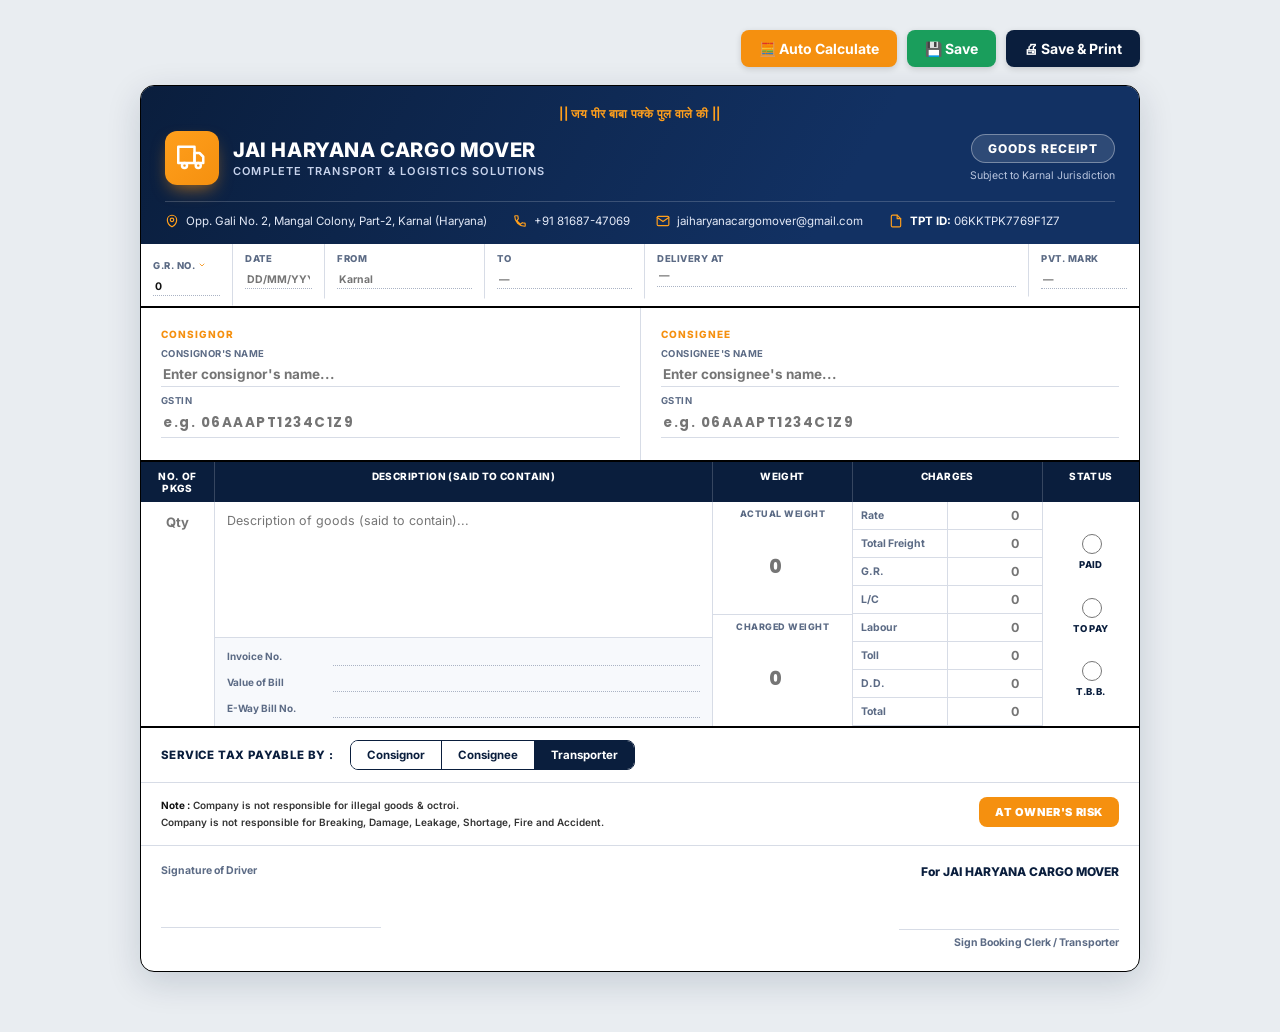
<file: screen/builty.html>
<!DOCTYPE html>
<html lang="en">
<head>
<meta charset="UTF-8">
<meta name="viewport" content="width=device-width, initial-scale=1.0">
<title>Jai Haryana Cargo Mover - Goods Receipt</title>
<link rel="preconnect" href="https://fonts.googleapis.com">
<link href="https://fonts.googleapis.com/css2?family=Poppins:wght@600;700;800;900&family=Inter:wght@400;500;600;700&display=swap" rel="stylesheet">
<link rel="stylesheet" href="../css/builty.css">

</head>
<body>

  <div class="toolbar">
    <button class="btn btn-calc" id="calcBtn">🧮 Auto Calculate</button>
    <button class="btn btn-save" id="saveBtn">💾 Save</button>
    <button class="btn btn-primary" id="printBtn">🖨 Save &amp; Print</button>
  </div>

  <div class="toast" id="toast"></div>

  <div class="print-page-slot slot-original">
  <div class="sheet" id="sheet">

    <!-- ===== Letterhead ===== -->
    <div class="letterhead">
      <div class="devotional">|| जय पीर बाबा पक्के पुल वाले की ||</div>
      <div class="brand-row">
        <div class="brand-left">
          <div class="brand-logo">
            <svg viewBox="0 0 24 24" fill="none" stroke="#fff" stroke-width="2" stroke-linecap="round" stroke-linejoin="round"><path d="M1 3h13v13H1z"/><path d="M14 8h4l3 3v5h-7V8z"/><circle cx="6" cy="18" r="2"/><circle cx="17" cy="18" r="2"/></svg>
          </div>
          <div class="brand-text">
            <div class="company-name">JAI HARYANA CARGO MOVER</div>
            <div class="company-tag">COMPLETE TRANSPORT &amp; LOGISTICS SOLUTIONS</div>
          </div>
        </div>
        <div class="brand-right">
          <span class="gr-pill">GOODS RECEIPT</span>
          <div class="jurisdiction">Subject to Karnal Jurisdiction</div>
          <div class="copy-tag">ORIGINAL FOR RECIPIENT</div>
        </div>
      </div>

      <div class="contact-row">
        <div class="item">
          <svg viewBox="0 0 24 24" fill="none" stroke="currentColor" stroke-width="2" stroke-linecap="round" stroke-linejoin="round"><circle cx="12" cy="10" r="3"/><path d="M12 22s8-4.5 8-11.8A8 8 0 0 0 4 10.2C4 17.5 12 22 12 22z"/></svg>
          <span>Opp. Gali No. 2, Mangal Colony, Part-2, Karnal (Haryana)</span>
        </div>
        <div class="item">
          <svg viewBox="0 0 24 24" fill="none" stroke="currentColor" stroke-width="2" stroke-linecap="round" stroke-linejoin="round"><path d="M6.6 10.8c1.4 2.8 3.8 5.1 6.6 6.6l2.2-2.2c.3-.3.7-.4 1-.2 1.1.4 2.3.6 3.5.6.6 0 1 .4 1 1V20c0 .6-.4 1-1 1C10.6 21 3 13.4 3 4c0-.6.4-1 1-1h3.5c.6 0 1 .4 1 1 0 1.2.2 2.4.6 3.5.1.4 0 .8-.2 1.1L6.6 10.8z"/></svg>
          <span>+91 81687-47069</span>
        </div>
        <div class="item">
          <svg viewBox="0 0 24 24" fill="none" stroke="currentColor" stroke-width="2" stroke-linecap="round" stroke-linejoin="round"><rect x="2" y="4" width="20" height="16" rx="2"/><path d="m2 6 10 7 10-7"/></svg>
          <span>jaiharyanacargomover@gmail.com</span>
        </div>
        <div class="item">
          <svg viewBox="0 0 24 24" fill="none" stroke="currentColor" stroke-width="2" stroke-linecap="round" stroke-linejoin="round"><path d="M14 2H6a2 2 0 0 0-2 2v16a2 2 0 0 0 2 2h12a2 2 0 0 0 2-2V8z"/><path d="M14 2v6h6"/></svg>
          <span><b>TPT ID:</b> 06KKTPK7769F1Z7</span>
        </div>
      </div>
    </div>

    <!-- ===== Meta strip ===== -->
    <div class="meta-strip">
      <div class="meta-box mb-grno">
        <div class="grno-label-wrap">
          <label class="grno-label-trigger" id="grNoLabelTrigger" tabindex="0">
            G.R. No. <span class="gr-status-badge" id="grStatusBadge"></span>
            <svg class="chevron" viewBox="0 0 24 24" fill="none" stroke="currentColor" stroke-width="2.5" stroke-linecap="round" stroke-linejoin="round"><path d="m6 9 6 6 6-6"/></svg>
          </label>
          <div class="grno-dropdown" id="grNoDropdown">
            <button type="button" class="grno-option" data-mode="new">🆕 Generate New</button>
            <button type="button" class="grno-option" data-mode="search">🔍 Search / Edit by G.R. No.</button>
          </div>
        </div>
        <input type="text" id="grNo" list="grNoList" placeholder="—">
        <datalist id="grNoList"></datalist>
      </div>
      <div class="meta-box mb-grdate"><label>Date</label><input type="text" id="grDate" placeholder="DD/MM/YYYY"></div>
      <div class="meta-box mb-from"><label>From</label><input type="text" id="fromCity" placeholder="Karnal"></div>
      <div class="meta-box mb-to"><label>To</label><input type="text" id="toCity" placeholder="—"></div>
      <div class="meta-box mb-delivery"><label>Delivery At</label><textarea id="deliveryAt" placeholder="—" rows="1"></textarea></div>
      <div class="meta-box mb-pvt"><label>Pvt. Mark</label><input type="text" id="pvtMark" placeholder="—"></div>
    </div>

    <!-- ===== Consignor / Consignee (center) ===== -->
    <div class="party-grid">
      <div class="party-card">
        <span class="ptag">Consignor</span>
        <div class="party-field">
          <label>Consignor's Name</label>
          <input type="text" id="consignorName" placeholder="Enter consignor's name...">
        </div>
        <div class="party-field gst">
          <label>GSTIN</label>
          <input type="text" id="consignorGSTIN" maxlength="15" placeholder="e.g. 06AAAPT1234C1Z9">
        </div>
      </div>
      <div class="party-card">
        <span class="ptag">Consignee</span>
        <div class="party-field">
          <label>Consignee's Name</label>
          <input type="text" id="consigneeName" placeholder="Enter consignee's name...">
        </div>
        <div class="party-field gst">
          <label>GSTIN</label>
          <input type="text" id="consigneeGSTIN" maxlength="15" placeholder="e.g. 06AAAPT1234C1Z9">
        </div>
      </div>
    </div>

    <!-- ===== Cargo ledger ===== -->
    <div class="ledger-head">
      <div>No. of Pkgs</div>
      <div>Description (Said to contain)</div>
      <div>Weight</div>
      <div>Charges</div>
      <div>Status</div>
    </div>

    <div class="ledger-body">
      <div class="col-pkgs"><textarea id="pkgs" placeholder="Qty"></textarea></div>

      <div class="col-desc">
        <textarea id="description" placeholder="Description of goods (said to contain)..."></textarea>
        <div class="desc-extra">
          <div class="row"><label>Invoice No.</label><input type="text" id="invoiceNo"></div>
          <div class="row"><label>Value of Bill</label><input type="text" id="valueOfBill"></div>
          <div class="row"><label>E-Way Bill No.</label><input type="text" id="ewayBillNo"></div>
        </div>
      </div>

      <div class="col-weight">
        <div class="weight-block">
          <div class="wlabel">Actual Weight</div>
          <input type="number" id="actualWeight" placeholder="0">
        </div>
        <div class="weight-block">
          <div class="wlabel">Charged Weight</div>
          <input type="number" id="chargedWeight" placeholder="0">
        </div>
      </div>

      <div class="col-charges">
        <div class="charge-label">Rate</div>
        <div class="charge-input-wrap"><input type="number" id="rate" placeholder="0"></div>

        <div class="charge-label">Total Freight</div>
        <div class="charge-input-wrap"><input type="number" id="totalFreight" placeholder="0"></div>

        <div class="charge-label">G.R.</div>
        <div class="charge-input-wrap"><input type="number" id="grCharge" placeholder="0"></div>

        <div class="charge-label">L/C</div>
        <div class="charge-input-wrap"><input type="number" id="lcCharge" placeholder="0"></div>

        <div class="charge-label">Labour</div>
        <div class="charge-input-wrap"><input type="number" id="labourCharge" placeholder="0"></div>

        <div class="charge-label">Toll</div>
        <div class="charge-input-wrap"><input type="number" id="tollCharge" placeholder="0"></div>

        <div class="charge-label">D.D.</div>
        <div class="charge-input-wrap"><input type="number" id="ddCharge" placeholder="0"></div>

        <div class="charge-label charge-row-total">Total</div>
        <div class="charge-input-wrap charge-row-total"><input type="number" id="grandTotal" placeholder="0" ></div>
      </div>

      <div class="col-status">
        <label class="status-opt"><input type="radio" name="payStatus" value="Paid"><span>PAID</span></label>
        <label class="status-opt"><input type="radio" name="payStatus" value="To Pay"><span>TO PAY</span></label>
        <label class="status-opt"><input type="radio" name="payStatus" value="T.B.B."><span>T.B.B.</span></label>
      </div>
    </div>

    <!-- ===== Service tax payable by ===== -->
    <div class="tax-row">
      <span class="tlabel">Service Tax Payable By :</span>
      <div class="segmented">
        <input type="radio" name="taxPayableBy" id="taxConsignor" value="Consignor">
        <label for="taxConsignor">Consignor</label>
        <input type="radio" name="taxPayableBy" id="taxConsignee" value="Consignee">
        <label for="taxConsignee">Consignee</label>
        <input type="radio" name="taxPayableBy" id="taxTransporter" value="Transporter" checked>
        <label for="taxTransporter">Transporter</label>
      </div>
    </div>

    <!-- ===== Disclaimer / risk ===== -->
    <div class="disclaimer-block">
      <div class="disclaimer-text">
        <b>Note :</b> Company is not responsible for illegal goods &amp; octroi.<br>
        Company is not responsible for Breaking, Damage, Leakage, Shortage, Fire and Accident.
      </div>
      <div class="risk-tag">AT OWNER'S RISK</div>
    </div>

    <!-- ===== Signatures ===== -->
    <div class="signature-row">
      <div class="sig-block">
        <div class="sig-title">Signature of Driver</div>
        <input type="text" id="driverSign">
      </div>
      <div class="sig-block right">
        <div class="for-line">For JAI HARYANA CARGO MOVER</div>
        <input type="text" id="clerkSign">
        <div class="sig-caption">Sign Booking Clerk / Transporter</div>
      </div>
    </div>

  </div>
  </div>

  <div class="cut-line no-print-onscreen">
    <span class="dash"></span>✂ CUT HERE<span class="dash"></span>
  </div>

  <div class="print-page-slot slot-copy">
    <div id="sheetCloneContainer"></div>
  </div>
<script src="../js/builty.js"></script>
</body>
</html>












<!----
<!DOCTYPE html>
<html lang="en">
<head>
<meta charset="UTF-8">
<meta name="viewport" content="width=device-width, initial-scale=1.0">
<title>Jai Haryana Cargo Mover - Goods Receipt</title>
<link rel="preconnect" href="https://fonts.googleapis.com">
<link href="https://fonts.googleapis.com/css2?family=Poppins:wght@600;700;800;900&family=Inter:wght@400;500;600;700&display=swap" rel="stylesheet">
<link rel="stylesheet" href="../css/builty.css">
</head>
<body>

  <div class="toolbar">
    <button class="btn btn-calc" id="calcBtn">🧮 Auto Calculate</button>
     <button class="btn btn-save" id="saveBtn">💾 Save</button>
    <button class="btn btn-primary" id="printBtn">🖨 Print Goods Receipt</button>
  </div>
<div class="toast" id="toast"></div>
  <div class="print-page-slot slot-original">
  <div class="sheet" id="sheet">

    <- ===== Letterhead ===== --
    <div class="letterhead">
      <div class="brand-row">
        <div class="brand-left">
          <div class="brand-logo">
            <svg viewBox="0 0 24 24" fill="none" stroke="#fff" stroke-width="2" stroke-linecap="round" stroke-linejoin="round"><path d="M1 3h13v13H1z"/><path d="M14 8h4l3 3v5h-7V8z"/><circle cx="6" cy="18" r="2"/><circle cx="17" cy="18" r="2"/></svg>
          </div>
          <div class="brand-text">
            <div class="company-tag">जय पीर बाबा पक्के पुल वाले की </div>
            <div class="company-name">JAI HARYANA CARGO MOVER</div>
            <div class="company-tag">COMPLETE TRANSPORT &amp; LOGISTICS SOLUTIONS</div>
          </div>
        </div>
        <div class="brand-right">
          <span class="gr-pill">Subject to Karnal Jurisdiction</span>
          <-div class="jurisdiction">Subject to Karnal Jurisdiction</div -
          <div class="copy-tag">ORIGINAL FOR RECIPIENT</div>
        </div>
      </div>

      <div class="contact-row">
        <div class="item">
          <svg viewBox="0 0 24 24" fill="none" stroke="currentColor" stroke-width="2" stroke-linecap="round" stroke-linejoin="round"><circle cx="12" cy="10" r="3"/><path d="M12 22s8-4.5 8-11.8A8 8 0 0 0 4 10.2C4 17.5 12 22 12 22z"/></svg>
          <span>Opp. Gali No. 2, Mangal Colony, Part-2, Karnal (Haryana)</span>
        </div>
        <div class="item">
          <svg viewBox="0 0 24 24" fill="none" stroke="currentColor" stroke-width="2" stroke-linecap="round" stroke-linejoin="round"><path d="M6.6 10.8c1.4 2.8 3.8 5.1 6.6 6.6l2.2-2.2c.3-.3.7-.4 1-.2 1.1.4 2.3.6 3.5.6.6 0 1 .4 1 1V20c0 .6-.4 1-1 1C10.6 21 3 13.4 3 4c0-.6.4-1 1-1h3.5c.6 0 1 .4 1 1 0 1.2.2 2.4.6 3.5.1.4 0 .8-.2 1.1L6.6 10.8z"/></svg>
          <span>+91 81687-47069</span>
        </div>
        <div class="item">
          <svg viewBox="0 0 24 24" fill="none" stroke="currentColor" stroke-width="2" stroke-linecap="round" stroke-linejoin="round"><rect x="2" y="4" width="20" height="16" rx="2"/><path d="m2 6 10 7 10-7"/></svg>
          <span>jaiharyanacargomover@gmail.com</span>
        </div>
        <div class="item">
          <svg viewBox="0 0 24 24" fill="none" stroke="currentColor" stroke-width="2" stroke-linecap="round" stroke-linejoin="round"><path d="M14 2H6a2 2 0 0 0-2 2v16a2 2 0 0 0 2 2h12a2 2 0 0 0 2-2V8z"/><path d="M14 2v6h6"/></svg>
          <span><b>TPT ID:</b> 06KTPRK7769F1Z7</span>
        </div>
      </div>
    </div>

  
    <div class="meta-strip">
      <div class="meta-box"><label>G.R. No.</label><input type="text" id="grNo" placeholder="—"></div>
      <div class="meta-box"><label>G.R. Date</label><input type="text" id="grDate" placeholder="DD/MM/YYYY"></div>
      <div class="meta-box"><label>From</label><input type="text" id="fromCity" placeholder="Karnal"></div>
      <div class="meta-box"><label>To</label><input type="text" id="toCity" placeholder="—"></div>
      <div class="meta-box"><label>Delivery At</label><input type="text" id="deliveryAt" placeholder="—"></div>
      <div class="meta-box"><label>Pvt. Mark</label><input type="text" id="pvtMark" placeholder="—"></div>
    </div>

    <!n-- ===== Consignor / Consignee (center) ===== -n->
    <div class="party-grid">
      <div class="party-card">
  
        <div class="party-field">
          <label>Consignor's Name</label>
          <input type="text" id="consignorName" placeholder="Enter consignor's name...">
        </div>
        <div class="party-field gst">
          <label>GSTIN</label>
          <input type="text" id="consignorGSTIN" maxlength="15" placeholder="e.g. 06AAAPT1234C1Z9">
        </div>
      </div>
      <div class="party-card">
       
        <div class="party-field">
          <label>Consignee's Name</label>
          <input type="text" id="consigneeName" placeholder="Enter consignee's name...">
        </div>
        <div class="party-field gst">
          <label>GSTIN</label>
          <input type="text" id="consigneeGSTIN" maxlength="15" placeholder="e.g. 06AAAPT1234C1Z9">
        </div>
      </div>
    </div>

   
    <div class="ledger-head">
      <div>No. of Pkgs</div>
      <div>Description (Said to contain)</div>
      <div>Weight</div>
      <div>Charges</div>
      <div>Status</div>
    </div>

    <div class="ledger-body">
      <div class="col-pkgs"><textarea id="pkgs" placeholder="Qty"></textarea></div>

      <div class="col-desc">
        <textarea id="description" placeholder="Description of goods (said to contain)..."></textarea>
        <div class="desc-extra">
          <div class="row"><label>Invoice No.</label><input type="text" id="invoiceNo"></div>
          <div class="row"><label>Value of Bill</label><input type="text" id="valueOfBill"></div>
          <div class="row"><label>E-Way Bill No.</label><input type="text" id="ewayBillNo"></div>
        </div>
      </div>

      <div class="col-weight">
        <div class="weight-block">
          <div class="wlabel">Actual Weight</div>
          <input type="number" id="actualWeight" placeholder="0">
        </div>
        <div class="weight-block">
          <div class="wlabel">Charged Weight</div>
          <input type="number" id="chargedWeight" placeholder="0">
        </div>
      </div>

      <div class="col-charges">
        <div class="charge-label">Rate</div>
        <div class="charge-input-wrap"><input type="number" id="rate" placeholder="0"></div>

        <div class="charge-label">Total Freight</div>
        <div class="charge-input-wrap"><input type="number" id="totalFreight" placeholder="0"></div>

        <div class="charge-label">G.R.</div>
        <div class="charge-input-wrap"><input type="number" id="grCharge" placeholder="0"></div>

        <div class="charge-label">L/C</div>
        <div class="charge-input-wrap"><input type="number" id="lcCharge" placeholder="0"></div>

        <div class="charge-label">Labour</div>
        <div class="charge-input-wrap"><input type="number" id="labourCharge" placeholder="0"></div>

        <div class="charge-label">Toll</div>
        <div class="charge-input-wrap"><input type="number" id="tollCharge" placeholder="0"></div>

        <div class="charge-label">D.D.</div>
        <div class="charge-input-wrap"><input type="number" id="ddCharge" placeholder="0"></div>

        <div class="charge-label charge-row-total">Total</div>
        <div class="charge-input-wrap charge-row-total"><input type="number" id="grandTotal" placeholder="0" readonly></div>
      </div>

      <div class="col-status">
        <label class="status-opt"><input type="radio" name="payStatus" value="Paid"><span>PAID</span></label>
        <label class="status-opt"><input type="radio" name="payStatus" value="To Pay"><span>TO PAY</span></label>
        <label class="status-opt"><input type="radio" name="payStatus" value="T.B.B."><span>T.B.B.</span></label>
      </div>
    </div>

   
    <div class="tax-row">
      <span class="tlabel">Service Tax Payable By :</span>
      <div class="segmented">
        <input type="radio" name="taxPayableBy" id="taxConsignor" value="Consignor">
        <label for="taxConsignor">Consignor</label>
        <input type="radio" name="taxPayableBy" id="taxConsignee" value="Consignee">
        <label for="taxConsignee">Consignee</label>
        <input type="radio" name="taxPayableBy" id="taxTransporter" value="Transporter" checked>
        <label for="taxTransporter">Transporter</label>
      </div>
    </div>

  
    <div class="disclaimer-block">
      <div class="disclaimer-text">
        <b>Note :</b> Company is not responsible for illegal goods &amp; octroi.<br>
        Company is not responsible for Breaking, Damage, Leakage, Shortage, Fire and Accident.
      </div>
      <div class="risk-tag">AT OWNER'S RISK</div>
    </div>

 
    <div class="signature-row">
      <div class="sig-block">
        <div class="sig-title">Signature of Driver</div>
        <input type="text" id="driverSign">
      </div>
      <div class="sig-block right">
        <div class="for-line">For JAI HARYANA CARGO MOVER</div>
        <input type="text" id="clerkSign">
        <div class="sig-caption">Sign Booking Clerk / Transporter</div>
      </div>
    </div>

  </div>
  </div>

  <div class="cut-line no-print-onscreen">
    <span class="dash"></span>✂ CUT HERE<span class="dash"></span>
  </div>

  <div class="print-page-slot slot-copy">
    <div id="sheetCloneContainer"></div>
  </div>
<script src="../js/builty.js"></script>
</body>
</html> -->
</file>
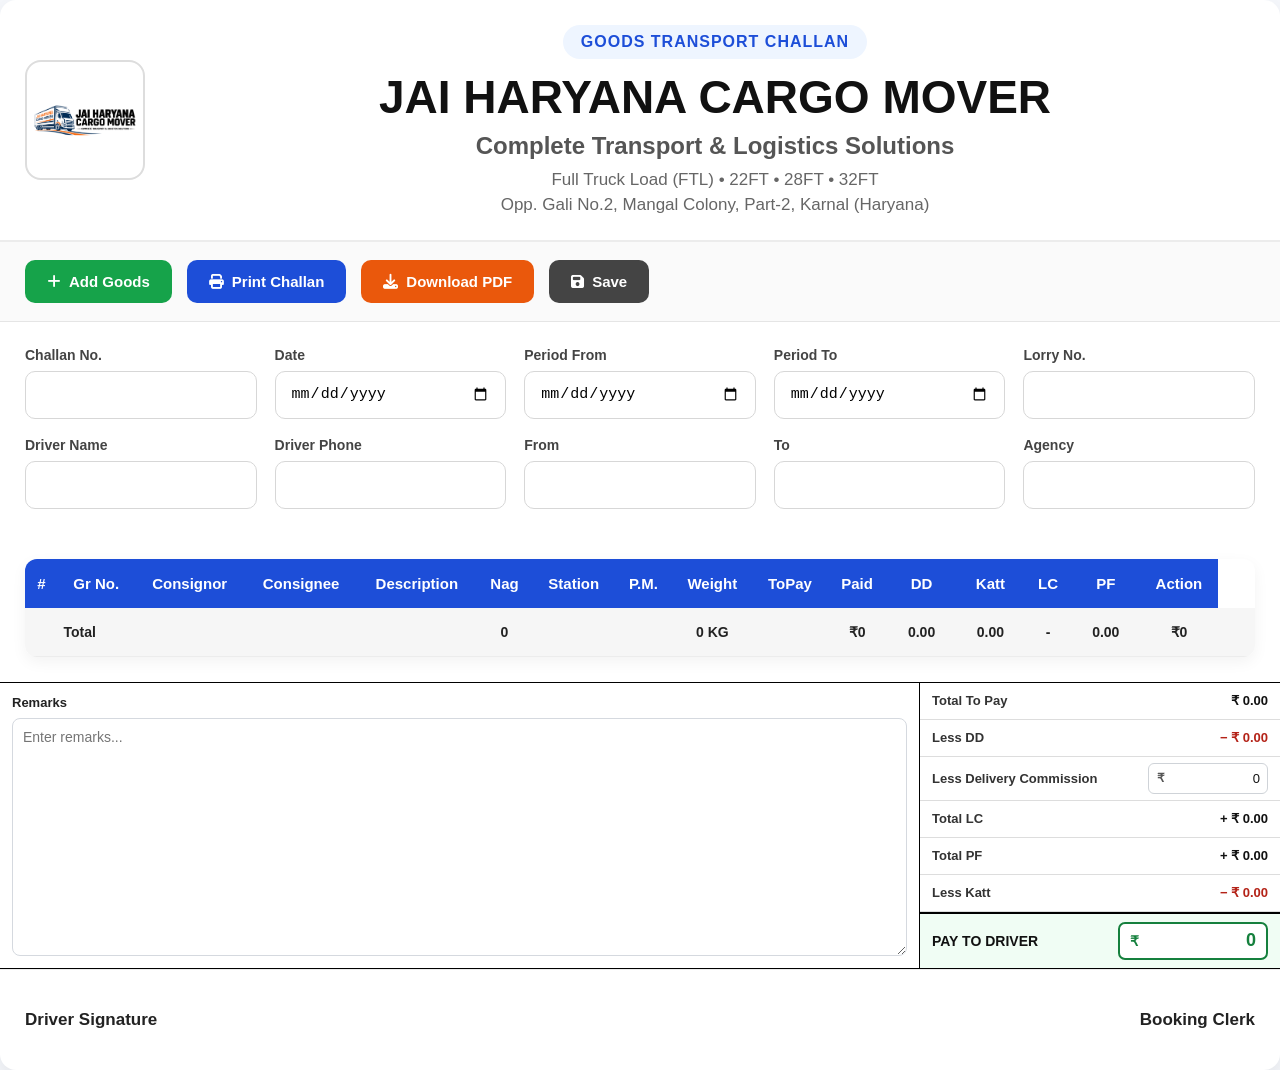
<file: screen/challan.html>
<!DOCTYPE html>
<html lang="en">
<head>
    <meta charset="UTF-8">
    <meta name="viewport" content="width=device-width, initial-scale=1.0">
    <title>Transport Challan</title>

    <link rel="stylesheet" href="../css/challan.css">

    <link rel="stylesheet"
        href="https://cdnjs.cloudflare.com/ajax/libs/font-awesome/6.7.2/css/all.min.css">
</head>

<body>

<div class="page">

    <!--==================== HEADER ====================-->

    <header class="company-header">

        <div class="logo-box">

            <img src="../assats/logo/logo.png" alt="logo">

        </div>

        <div class="company-details">

            <span class="challan-title">
                GOODS TRANSPORT CHALLAN
            </span>

            <h1>JAI HARYANA CARGO MOVER</h1>

            <h3>Complete Transport & Logistics Solutions</h3>

            <p>
                Full Truck Load (FTL) • 22FT • 28FT • 32FT
            </p>

            <p>
                Opp. Gali No.2, Mangal Colony,
                Part-2, Karnal (Haryana)
            </p>

        </div>

    </header>

    <!--==================== TOOLBAR ====================-->

    <section class="toolbar">

         <button type="button" id="addItemBtn">
        <i class="fa-solid fa-plus"></i>
        Add Goods
    </button>

        <button type="button" id="printChallanBtn">
    <i class="fa-solid fa-print"></i>
    Print Challan
</button>

         <button type="button" id="downloadPdfBtn">
        <i class="fa-solid fa-download"></i>
        Download PDF
    </button>

    <button type="button" id="saveChallanBtn">
        <i class="fa-solid fa-floppy-disk"></i>
        Save
    </button>

    </section>

    <!--==================== CHALLAN DETAILS ====================-->

    <section class="challan-info">

        <div class="field">

            <label>Challan No.</label>

            <input type="text">

        </div>

        <div class="field">

            <label>Date</label>

            <input type="date">

        </div>

        <div class="field">

            <label>Period From</label>

            <input type="date" id="periodFrom">

        </div>

        <div class="field">

            <label>Period To</label>

            <input type="date" id="periodTo">

        </div>

        <div class="field">

            <label>Lorry No.</label>

            <input type="text">

        </div>

        <div class="field">

            <label>Driver Name</label>

            <input type="text">

        </div>

        <div class="field">

            <label>Driver Phone</label>

            <input type="tel">

        </div>

        <div class="field">

            <label>From</label>

            <input type="text">

        </div>

        <div class="field">

            <label>To</label>

            <input type="text">

        </div>

        <div class="field">

            <label>Agency</label>

            <input type="text">

        </div>

    </section>

    <!--==================== TABLE ====================-->

    <section class="table-wrapper">

        <table id="goodsTable">

            <thead>

            <tr>

                <th>#</th>
                <th>Gr No.</th>
                <th>Consignor</th>
                <th>Consignee</th>
                <th>Description</th>
                <th>Nag</th>
                <th>Station</th>
                <th>P.M.</th>
                <th>Weight</th>
                 <th>ToPay</th>
                 <th>Paid</th>
                 <th>DD</th>
                 <th>Katt</th>
                 <th>LC</th>
                <th>PF</th>

             <th class="action-column">Action</th>

            </tr>

            </thead>

            <tbody id="goodsBody">

            </tbody>

            <tfoot>

            <tr>

                <td colspan="2">

                    <strong>Total</strong>

                </td>
                <td></td>
                <td>
                    
                </td>
                
<td></td>
             <td id="totalNag">

                    0
                </td>
                <td>

                </td>
                <td></td>
                <td id="totalWeight">

                    0 KG

                </td>
                <td></td>
                <td id="totalpaid">
                   ₹0 
                </td>
                <td id="totaldd">0.00</td>
                <td id="totalkatt">0.00</td>
                <td id="totalctl"> -</td>
                <td id="totaltdl">0.00</td>
                <td id="totalFreight">

                    ₹0

                </td>

                <td></td>

            </tr>

            </tfoot>

        </table>

    </section>

    <!--==================== REMARK ====================-->

   <!-- =====================================================
     REMARKS + DRIVER PAYMENT SUMMARY
===================================================== -->

<section class="remarks-payment-section">

    <!-- ================= LEFT : REMARKS ================= -->

    <div class="remarks-box">

        <label for="remarks">
            Remarks
        </label>

        <textarea
            id="remarks"
            placeholder="Enter remarks..."></textarea>

    </div>


    <!-- ================= RIGHT : PAYMENT SUMMARY ================= -->

    <div class="driver-payment-box">

        


        <!-- 1. TOTAL TO PAY -->

        <div class="payment-row">

            <span>
                Total To Pay
            </span>

            <strong id="settlementTopay">
                ₹ 0.00
            </strong>

        </div>


        <!-- 2. LESS DD -->

        <div class="payment-row less-row">

            <span>
                Less DD
            </span>

            <strong id="settlementDD">
                − ₹ 0.00
            </strong>

        </div>


        <!-- 3. DELIVERY COMMISSION -->

        <div class="payment-row">

            <label for="deliveryCommission">
                Less Delivery Commission
            </label>

            <div class="settlement-input">

                <span>₹</span>

                <input
                    type="number"
                    id="deliveryCommission"
                    value="0"
                    min="0"
                    step="0.01"
                    inputmode="decimal">

            </div>

        </div>


        <!-- 4. TOTAL LC -->

        <div class="payment-row">

            <span>
                Total LC
            </span>

            <strong id="settlementLC">
                + ₹ 0.00
            </strong>

        </div>


        <!-- 5. TOTAL PF -->

        <div class="payment-row">

            <span>
                Total PF
            </span>

            <strong id="settlementPF">
                + ₹ 0.00
            </strong>

        </div>


        <!-- 6. LESS KATT -->

        <div class="payment-row less-row">

            <span>
                Less Katt
            </span>

            <strong id="settlementKatt">
                − ₹ 0.00
            </strong>

        </div>


        <!-- FINAL PAY -->

        <div class="pay-driver-row">

    <span>
        PAY TO DRIVER
    </span>

    <div class="pay-driver-input">

        <span>₹</span>

        <input
            type="number"
            id="payToDriver"
            value="0"
            min="0"
            step="0.01"
            inputmode="decimal">

    </div>

</div>

    </div>

</section>

    <!--==================== FOOTER ====================-->

    <footer>

        <div>

            Driver Signature

        </div>

        <div contenteditable="true">

            Booking Clerk

        </div>

    </footer>

</div>

<!--==================== MODAL ====================-->

<!-- =========================
     ADD GOODS MODAL
========================= -->

<div class="modal" id="itemModal">

    <div class="modal-content">

        <div class="modal-header">

            <div>
                <h2>Add Goods</h2>
                <span class="modal-subtitle">
                    Enter consignment details
                </span>
            </div>

            <button
                type="button"
                id="closeModal"
                aria-label="Close">

                <i class="fa-solid fa-xmark"></i>

            </button>

        </div>


        <div class="modal-body">

            <div class="grid">

                <div class="form-group">

                    <label for="grnumber">
                        Gr No.
                    </label>

                    <input
                        type="number"
                        id="grnumber"
                        placeholder="Enter GR number">

                </div>


                <div class="form-group">

                    <label for="consignor">
                        Consignor
                    </label>

                    <input
                        type="text"
                        id="consignor"
                        placeholder="Consignor name">

                </div>


                <div class="form-group">

                    <label for="consignee">
                        Consignee
                    </label>

                    <input
                        type="text"
                        id="consignee"
                        placeholder="Consignee name">

                </div>


                <div class="form-group form-group-wide">

                    <label for="description">
                        Description
                    </label>

                    <input
                        type="text"
                        id="description"
                        placeholder="Goods description">

                </div>


                <div class="form-group">

                    <label for="nag">
                        Nag
                    </label>

                    <input
                        type="number"
                        id="nag"
                        placeholder="0">

                </div>


                <div class="form-group">

                    <label for="station">
                        Station
                    </label>

                    <input
                        type="text"
                        id="station"
                        placeholder="Station">

                </div>


                <div class="form-group">

                    <label for="pm">
                        P.M.
                    </label>

                    <input
                        type="number"
                        id="pm"
                        placeholder="0">

                </div>


                <div class="form-group">

                    <label for="weight">
                        Weight
                    </label>

                    <div class="input-with-unit">

                        <input
                            type="number"
                            id="weight"
                            placeholder="0">

                        <span>KG</span>

                    </div>

                </div>


                <div class="form-group">

                    <label for="topay">
                        ToPay
                    </label>

                    <input
                        type="number"
                        id="topay"
                        placeholder="0">

                </div>


                <div class="form-group">

                    <label for="paid">
                        Paid
                    </label>

                    <input
                        type="number"
                        id="paid"
                        placeholder="0">

                </div>


                <div class="form-group">

                    <label for="dd">
                        DD
                    </label>

                    <input
                        type="number"
                        id="dd"
                        placeholder="0">

                </div>


                <div class="form-group">

                    <label for="katt">
                        Katt
                    </label>

                    <input
                        type="number"
                        id="katt"
                        placeholder="0">

                </div>


                <div class="form-group">

                    <label for="ctl">
                        LC
                    </label>

                    <input
                        type="number"
                        id="ctl"
                        placeholder="0">

                </div>


                <div class="form-group">

                    <label for="freight">
                        PF
                    </label>

                    <input
                        type="number"
                        id="freight"
                        placeholder="0">

                </div>

            </div>

        </div>


        <div class="modal-footer">

            <button
                type="button"
                id="cancelBtn"
                class="modal-cancel-btn">

                Cancel

            </button>


            <button
                type="button"
                id="saveItem"
                class="modal-save-btn">

                <i class="fa-solid fa-plus"></i>

                Add Item

            </button>

        </div>

    </div>

</div>
<script src="../js/challan.js"></script>

</body>
</html>
</file>
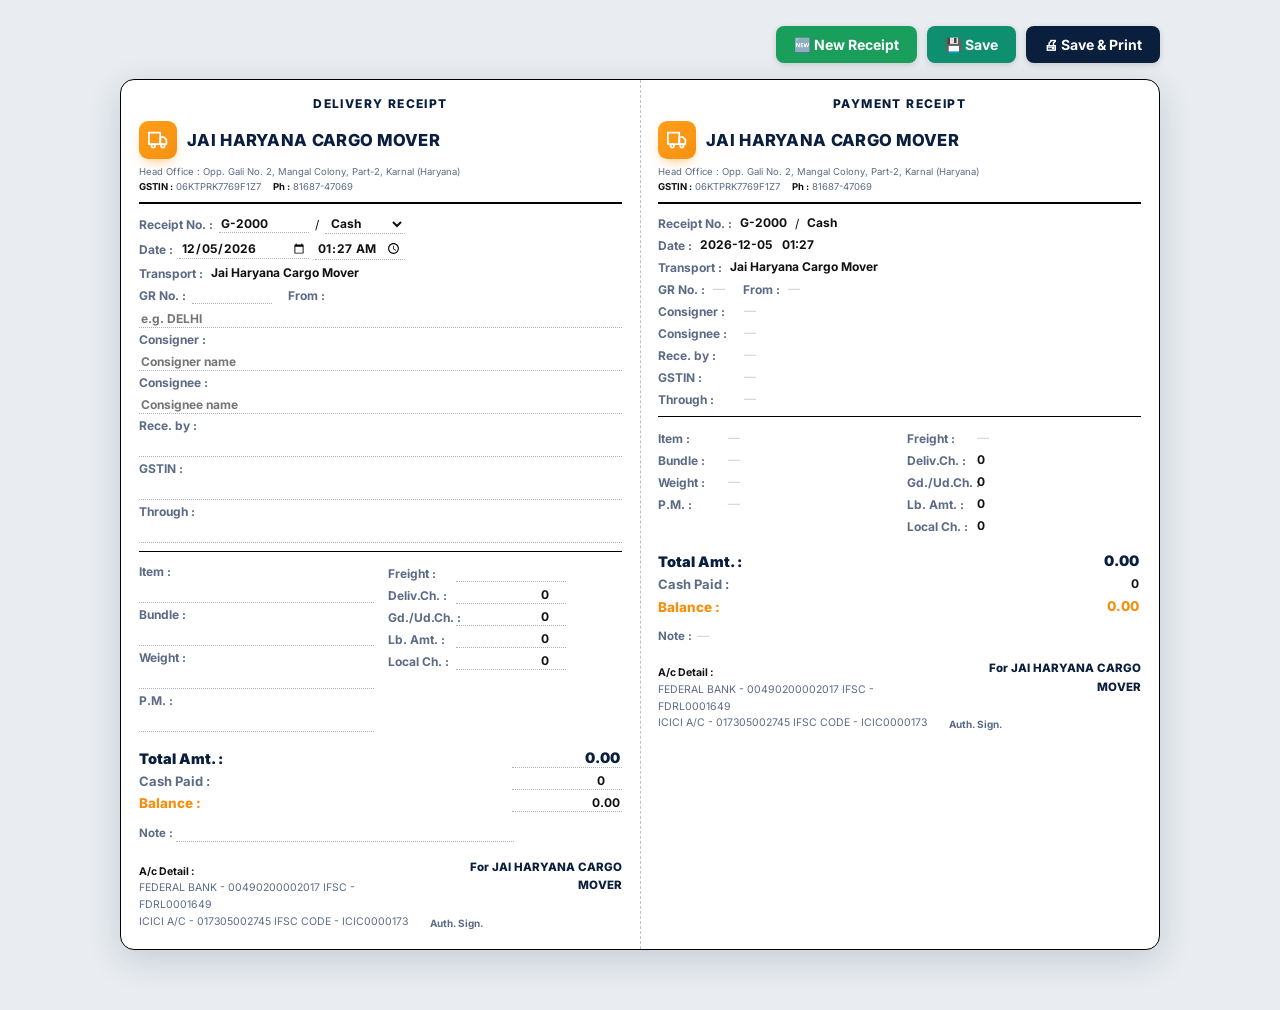
<file: screen/delirecipt.html>
<!DOCTYPE html>
<html lang="en">
<head>
<meta charset="UTF-8">
<meta name="viewport" content="width=device-width, initial-scale=1.0">
<title>Jai Haryana Cargo Mover - Cash Receipt</title>
<link rel="preconnect" href="https://fonts.googleapis.com">
<link href="https://fonts.googleapis.com/css2?family=Poppins:wght@600;700;800;900&family=Inter:wght@400;500;600;700&display=swap" rel="stylesheet">
<style>
  :root{
    --navy:#0a1e3d;
    --navy-2:#123163;
    --orange:#f5900f;
    --orange-2:#ff9f1c;
    --ink:#111;
    --muted:#5c6b85;
    --soft-line:#d7dce6;
    --paper:#ffffff;
    --bg:#e9edf1;
    --shadow:0 10px 34px rgba(10,30,61,.16);
  }
  *{box-sizing:border-box;}
  body{
    margin:0;
    font-family:'Inter',Arial,Helvetica,sans-serif;
    background:var(--bg);
    color:var(--ink);
    padding:26px 12px 60px;
  }
  h1,h2,h3{font-family:'Poppins',sans-serif;}

  /* ===== Toolbar ===== */
  .toolbar{
    max-width:1040px; margin:0 auto 16px;
    display:flex; gap:10px; justify-content:flex-end; flex-wrap:wrap;
  }
  .btn{
    border:none; padding:10px 18px; border-radius:8px; font-size:14px; font-weight:700;
    cursor:pointer; display:inline-flex; align-items:center; gap:8px;
    transition:transform .12s ease; box-shadow:0 2px 6px rgba(0,0,0,.15);
    white-space:nowrap; font-family:inherit;
  }
  .btn:hover{ transform:translateY(-1px); }
  .btn-new{ background:#1a9e5c; color:#fff; }
  .btn-save{ background:#0e8f6f; color:#fff; }
  .btn-primary{ background:var(--navy); color:#fff; }

  /* ===== Sheet ===== */
  .sheet{
    width:100%; max-width:1040px; margin:0 auto;
    background:var(--paper); box-shadow:var(--shadow);
    border:1px solid #000; border-radius:14px; overflow:hidden;
  }
  .receipts-row{
    display:grid; grid-template-columns:1fr 1fr;
    position:relative;
  }
  .cut-line-v{
    position:absolute; top:0; bottom:0; left:50%;
    border-left:1.5px dashed #b9c2d1;
  }

  .receipt-half{ padding:16px 18px 18px; }
  .receipt-half.payment{ }

  .receipt-tag{
    text-align:center; font-size:12px; font-weight:800; letter-spacing:1.4px;
    color:var(--navy); text-transform:uppercase; margin-bottom:10px;
  }

  .brand-row{ display:flex; align-items:center; gap:10px; margin-bottom:6px; }
  .brand-logo{
    width:38px; height:38px; border-radius:9px; flex-shrink:0;
    background:linear-gradient(135deg,var(--orange-2),var(--orange));
    display:flex; align-items:center; justify-content:center;
    box-shadow:0 6px 14px -6px rgba(245,144,15,.7);
  }
  .brand-logo svg{ width:21px; height:21px; }
  .brand-text .company-name{ font-size:16.5px; font-weight:800; color:var(--navy); letter-spacing:.3px; line-height:1.15; }
  .brand-meta{ font-size:9.5px; color:var(--muted); line-height:1.55; margin:5px 0 10px; padding-bottom:8px; border-bottom:2px solid #000; }
  .brand-meta b{ color:var(--ink); }

  .row-line{
    display:flex; align-items:center; gap:6px; font-size:12px; margin:4px 0; flex-wrap:wrap;
  }
  .row-line .lbl{ font-weight:700; color:var(--muted); white-space:nowrap; }
  .row-line .two{ display:flex; gap:6px; flex:1; }
  .row-line .two > div{ flex:1; display:flex; align-items:center; gap:6px; }

  input.rv, select.rv{
    border:none; border-bottom:1px dotted #aab3c4; background:transparent;
    font:inherit; font-size:12px; font-weight:700; color:var(--ink);
    padding:1px 2px; outline:none; width:100%; min-width:0;
  }
  input.rv:focus, select.rv:focus{ border-color:var(--orange); background:#fff8ef; }
  .mirror{
    font-size:12px; font-weight:700; color:var(--ink);
    border-bottom:1px solid transparent; padding:1px 2px; min-height:15px;
    overflow-wrap:break-word;
  }
  .mirror:empty::after{ content:"—"; color:#c7cede; font-weight:400; }

  .divider-line{ border-top:1.5px solid #000; margin:8px 0; }

  .goods-grid{
    display:grid; grid-template-columns:1fr 1fr; gap:2px 14px; margin-top:6px;
  }
  .goods-grid .row-line .lbl{ width:62px; }

  .amount-block{ margin-top:12px; }
  .amount-block .row-line{ justify-content:space-between; }
  .amount-block .row-line .lbl{ font-size:13px; }
  .amount-block .row-line.total .lbl,
  .amount-block .row-line.total .mirror,
  .amount-block .row-line.total input{ font-size:14.5px; font-weight:900; color:var(--navy); }
  .amount-block .row-line.balance .lbl,
  .amount-block .row-line.balance .mirror{ font-size:13.5px; font-weight:800; color:var(--orange); }
  input.amt-input, .mirror.amt{ text-align:right; max-width:110px; }

  .note-row{ margin-top:12px; font-size:11.5px; }
  .note-row .lbl{ font-weight:700; color:var(--muted); }

  .footer-row{
    display:flex; justify-content:space-between; align-items:flex-end;
    margin-top:16px; gap:10px; font-size:10.5px; color:var(--muted); line-height:1.6;
  }
  .footer-row .for-line{ text-align:right; font-size:11.5px; font-weight:800; color:var(--navy); }
  .footer-row .sign-caption{ font-size:10px; font-weight:700; color:var(--muted); margin-top:20px; }
  .bank-block b{ color:var(--ink); }
  [contenteditable]{ display:inline-block; }
  [contenteditable]:hover{ background:#f4f8fc; outline:1px dashed #cfe0ee; }
  [contenteditable]:focus{ outline:1px dashed var(--orange); background:#fff8ef; }

  .receipt-status-badge{
    display:inline-block; margin-left:6px; font-size:8.5px; font-weight:800;
    padding:1px 7px; border-radius:8px; background:#eef2f8; color:var(--muted); vertical-align:middle;
  }
  .receipt-status-badge.existing{ background:#e7f0fa; color:var(--orange); }
  .receipt-status-badge:empty{ display:none; }

  /* ===== Toast ===== */
  .toast{
    position:fixed; bottom:22px; left:50%; transform:translateX(-50%) translateY(16px);
    background:#111; color:#fff; padding:12px 22px; border-radius:8px; font-size:13.5px; font-weight:600;
    opacity:0; pointer-events:none; transition:opacity .25s ease, transform .25s ease; z-index:300;
    box-shadow:0 10px 30px rgba(0,0,0,.3); max-width:90vw; text-align:center;
  }
  .toast.error{ background:#c0392b; }
  .toast.show{ opacity:1; transform:translateX(-50%) translateY(0); }

  @media (max-width:760px){
    .receipts-row{ grid-template-columns:1fr; }
    .cut-line-v{ display:none; }
    .receipt-half{ border-bottom:1.5px dashed #b9c2d1; }
    .receipt-half.payment{ border-bottom:none; }
    .goods-grid{ grid-template-columns:1fr; }
  }

  /* ===== Print — clean single A4 page, side-by-side receipts ===== */
  @media print{
    @page{ size:A4 portrait; margin:10mm; }
    html, body{ background:#fff; padding:0; margin:0; }
    .toolbar, .toast, .receipt-status-badge{ display:none !important; }

    .sheet{ box-shadow:none; border:1.2px solid #000; border-radius:0; width:100%; max-width:none; margin:0; }
    .receipts-row{ grid-template-columns:1fr 1fr !important; }
    .cut-line-v{ display:block !important; border-left:1.5px dashed #999; }
    .receipt-half{ padding:12px 14px 14px; }

    .brand-logo{ -webkit-print-color-adjust:exact; print-color-adjust:exact; width:32px; height:32px; }
    .brand-text .company-name{ font-size:14px; }
    .brand-meta{ font-size:8.5px; }
    .receipt-tag{ font-size:11px; }
    .row-line, .mirror, input.rv, select.rv{ font-size:11px; }
    .goods-grid .row-line .lbl{ width:56px; }
    input.rv, select.rv{ border-bottom:1px dotted #aab3c4 !important; background:transparent !important; }
    .amount-block .row-line.total .lbl, .amount-block .row-line.total .mirror, .amount-block .row-line.total input{ font-size:13px; }
    .amount-block .row-line.balance .lbl, .amount-block .row-line.balance .mirror{ font-size:12px; }
    .footer-row{ font-size:9.5px; }
    .footer-row .for-line{ font-size:10.5px; }

    .receipt-half{ page-break-inside:avoid; break-inside:avoid; }
  }
</style>
</head>
<body>

  <div class="toolbar">
    <button class="btn btn-new" id="newBtn">🆕 New Receipt</button>
    <button class="btn btn-save" id="saveBtn">💾 Save</button>
    <button class="btn btn-primary" id="printBtn">🖨 Save &amp; Print</button>
  </div>

  <div class="sheet">
    <div class="receipts-row">
      <div class="cut-line-v"></div>

      <!-- ============ LEFT: DELIVERY RECEIPT (editable / source of truth) ============ -->
      <div class="receipt-half delivery">
        <div class="receipt-tag">Delivery Receipt</div>

        <div class="brand-row">
          <div class="brand-logo">
            <svg viewBox="0 0 24 24" fill="none" stroke="#fff" stroke-width="2" stroke-linecap="round" stroke-linejoin="round"><path d="M1 3h13v13H1z"/><path d="M14 8h4l3 3v5h-7V8z"/><circle cx="6" cy="18" r="2"/><circle cx="17" cy="18" r="2"/></svg>
          </div>
          <div class="brand-text">
            <div class="company-name">JAI HARYANA CARGO MOVER</div>
          </div>
        </div>
        <div class="brand-meta">
          Head Office : Opp. Gali No. 2, Mangal Colony, Part-2, Karnal (Haryana)<br>
          <b>GSTIN :</b> 06KTPRK7769F1Z7 &nbsp;&nbsp; <b>Ph :</b> 81687-47069
        </div>

        <div class="row-line">
          <span class="lbl">Receipt No. :</span>
          <input class="rv" id="receiptNo" style="max-width:90px;">
          <span>/</span>
          <select class="rv" id="paymentMode" style="max-width:80px;">
            <option>Cash</option>
            <option>Cheque</option>
            <option>Online</option>
            <option>UPI</option>
          </select>
          <span class="receipt-status-badge" id="receiptStatusBadge"></span>
        </div>
        <div class="row-line">
          <span class="lbl">Date :</span>
          <input class="rv" type="date" id="receiptDate" style="max-width:130px;">
          <input class="rv" type="time" id="receiptTime" style="max-width:90px;">
        </div>
        <div class="row-line">
          <span class="lbl">Transport :</span>
          <span class="mirror" id="transportName">Jai Haryana Cargo Mover</span>
        </div>

        <div class="row-line">
          <span class="lbl">GR No. :</span>
          <input class="rv" id="grNo" style="max-width:80px;">
          <span class="lbl" style="margin-left:10px;">From :</span>
          <input class="rv" id="fromCity" placeholder="e.g. DELHI">
        </div>
        <div class="row-line">
          <span class="lbl" style="width:78px;">Consigner :</span>
          <input class="rv" id="consignorName" placeholder="Consigner name">
        </div>
        <div class="row-line">
          <span class="lbl" style="width:78px;">Consignee :</span>
          <input class="rv" id="consigneeName" placeholder="Consignee name">
        </div>
        <div class="row-line">
          <span class="lbl" style="width:78px;">Rece. by :</span>
          <input class="rv" id="receivedBy">
        </div>
        <div class="row-line">
          <span class="lbl" style="width:78px;">GSTIN :</span>
          <input class="rv" id="gstin">
        </div>
        <div class="row-line">
          <span class="lbl" style="width:78px;">Through :</span>
          <input class="rv" id="throughPerson">
        </div>

        <div class="divider-line"></div>

        <div class="goods-grid">
          <div>
            <div class="row-line"><span class="lbl">Item :</span><input class="rv" id="item"></div>
            <div class="row-line"><span class="lbl">Bundle :</span><input class="rv" id="bundle" type="number"></div>
            <div class="row-line"><span class="lbl">Weight :</span><input class="rv" id="weight" type="number"></div>
            <div class="row-line"><span class="lbl">P.M. :</span><input class="rv" id="pm"></div>
          </div>
          <div>
            <div class="row-line"><span class="lbl">Freight :</span><input class="rv amt-input" id="freight" type="number"></div>
            <div class="row-line"><span class="lbl">Deliv.Ch. :</span><input class="rv amt-input" id="deliveryCharge" type="number" value="0"></div>
            <div class="row-line"><span class="lbl">Gd./Ud.Ch. :</span><input class="rv amt-input" id="gdUdCharge" type="number" value="0"></div>
            <div class="row-line"><span class="lbl">Lb. Amt. :</span><input class="rv amt-input" id="lbAmount" type="number" value="0"></div>
            <div class="row-line"><span class="lbl">Local Ch. :</span><input class="rv amt-input" id="localCharge" type="number" value="0"></div>
          </div>
        </div>

        <div class="amount-block">
          <div class="row-line total">
            <span class="lbl">Total Amt. :</span>
            <input class="rv amt-input" id="totalAmt" readonly>
          </div>
          <div class="row-line">
            <span class="lbl">Cash Paid :</span>
            <input class="rv amt-input" id="cashPaid" type="number" value="0">
          </div>
          <div class="row-line balance">
            <span class="lbl">Balance :</span>
            <input class="rv amt-input" id="balance" readonly>
          </div>
        </div>

        <div class="note-row">
          <span class="lbl">Note :</span>
          <input class="rv" id="noteText" style="width:70%;">
        </div>

        <div class="footer-row">
          <div class="bank-block">
            <b>A/c Detail :</b><br>
            <span contenteditable="true">FEDERAL BANK - 00490200002017 IFSC - FDRL0001649</span><br>
            <span contenteditable="true">ICICI A/C - 017305002745 IFSC CODE - ICIC0000173</span>
          </div>
          <div>
            <div class="for-line">For JAI HARYANA CARGO MOVER</div>
            <div class="sign-caption">Auth. Sign.</div>
          </div>
        </div>
      </div>

      <!-- ============ RIGHT: PAYMENT RECEIPT (live-mirrored copy) ============ -->
      <div class="receipt-half payment">
        <div class="receipt-tag">Payment Receipt</div>

        <div class="brand-row">
          <div class="brand-logo">
            <svg viewBox="0 0 24 24" fill="none" stroke="#fff" stroke-width="2" stroke-linecap="round" stroke-linejoin="round"><path d="M1 3h13v13H1z"/><path d="M14 8h4l3 3v5h-7V8z"/><circle cx="6" cy="18" r="2"/><circle cx="17" cy="18" r="2"/></svg>
          </div>
          <div class="brand-text">
            <div class="company-name">JAI HARYANA CARGO MOVER</div>
          </div>
        </div>
        <div class="brand-meta">
          Head Office : Opp. Gali No. 2, Mangal Colony, Part-2, Karnal (Haryana)<br>
          <b>GSTIN :</b> 06KTPRK7769F1Z7 &nbsp;&nbsp; <b>Ph :</b> 81687-47069
        </div>

        <div class="row-line">
          <span class="lbl">Receipt No. :</span>
          <span class="mirror" id="m_receiptNo"></span>
          <span>/</span>
          <span class="mirror" id="m_paymentMode"></span>
        </div>
        <div class="row-line">
          <span class="lbl">Date :</span>
          <span class="mirror" id="m_receiptDate"></span>
          <span class="mirror" id="m_receiptTime"></span>
        </div>
        <div class="row-line">
          <span class="lbl">Transport :</span>
          <span class="mirror">Jai Haryana Cargo Mover</span>
        </div>

        <div class="row-line">
          <span class="lbl">GR No. :</span>
          <span class="mirror" id="m_grNo"></span>
          <span class="lbl" style="margin-left:10px;">From :</span>
          <span class="mirror" id="m_fromCity"></span>
        </div>
        <div class="row-line">
          <span class="lbl" style="width:78px;">Consigner :</span>
          <span class="mirror" id="m_consignorName"></span>
        </div>
        <div class="row-line">
          <span class="lbl" style="width:78px;">Consignee :</span>
          <span class="mirror" id="m_consigneeName"></span>
        </div>
        <div class="row-line">
          <span class="lbl" style="width:78px;">Rece. by :</span>
          <span class="mirror" id="m_receivedBy"></span>
        </div>
        <div class="row-line">
          <span class="lbl" style="width:78px;">GSTIN :</span>
          <span class="mirror" id="m_gstin"></span>
        </div>
        <div class="row-line">
          <span class="lbl" style="width:78px;">Through :</span>
          <span class="mirror" id="m_throughPerson"></span>
        </div>

        <div class="divider-line"></div>

        <div class="goods-grid">
          <div>
            <div class="row-line"><span class="lbl">Item :</span><span class="mirror" id="m_item"></span></div>
            <div class="row-line"><span class="lbl">Bundle :</span><span class="mirror" id="m_bundle"></span></div>
            <div class="row-line"><span class="lbl">Weight :</span><span class="mirror" id="m_weight"></span></div>
            <div class="row-line"><span class="lbl">P.M. :</span><span class="mirror" id="m_pm"></span></div>
          </div>
          <div>
            <div class="row-line"><span class="lbl">Freight :</span><span class="mirror amt" id="m_freight"></span></div>
            <div class="row-line"><span class="lbl">Deliv.Ch. :</span><span class="mirror amt" id="m_deliveryCharge"></span></div>
            <div class="row-line"><span class="lbl">Gd./Ud.Ch. :</span><span class="mirror amt" id="m_gdUdCharge"></span></div>
            <div class="row-line"><span class="lbl">Lb. Amt. :</span><span class="mirror amt" id="m_lbAmount"></span></div>
            <div class="row-line"><span class="lbl">Local Ch. :</span><span class="mirror amt" id="m_localCharge"></span></div>
          </div>
        </div>

        <div class="amount-block">
          <div class="row-line total">
            <span class="lbl">Total Amt. :</span>
            <span class="mirror amt" id="m_totalAmt"></span>
          </div>
          <div class="row-line">
            <span class="lbl">Cash Paid :</span>
            <span class="mirror amt" id="m_cashPaid"></span>
          </div>
          <div class="row-line balance">
            <span class="lbl">Balance :</span>
            <span class="mirror amt" id="m_balance"></span>
          </div>
        </div>

        <div class="note-row">
          <span class="lbl">Note :</span>
          <span class="mirror" id="m_noteText"></span>
        </div>

        <div class="footer-row">
          <div class="bank-block">
            <b>A/c Detail :</b><br>
            FEDERAL BANK - 00490200002017 IFSC - FDRL0001649<br>
            ICICI A/C - 017305002745 IFSC CODE - ICIC0000173
          </div>
          <div>
            <div class="for-line">For JAI HARYANA CARGO MOVER</div>
            <div class="sign-caption">Auth. Sign.</div>
          </div>
        </div>
      </div>
    </div>
  </div>

  <div class="toast" id="toast"></div>

<script>
(function(){
  const newBtn = document.getElementById('newBtn');
  const saveBtn = document.getElementById('saveBtn');
  const printBtn = document.getElementById('printBtn');
  const toastEl = document.getElementById('toast');
  const receiptStatusBadge = document.getElementById('receiptStatusBadge');
  const receiptNoInput = document.getElementById('receiptNo');

  let currentIsExisting = false;

  // Every left-side field id maps to its right-side mirror id ("m_" + id).
  const FIELD_IDS = [
    'receiptNo','paymentMode','receiptDate','receiptTime','grNo','fromCity',
    'consignorName','consigneeName','receivedBy','gstin','throughPerson',
    'item','bundle','weight','pm','freight','deliveryCharge','gdUdCharge',
    'lbAmount','localCharge','totalAmt','cashPaid','balance','noteText'
  ];

  function num(v){ const n = parseFloat(v); return isNaN(n) ? 0 : n; }
  function fmt(n){ return n.toFixed(2); }

  function syncMirror(id){
    const src = document.getElementById(id);
    const dst = document.getElementById('m_' + id);
    if(!src || !dst) return;
    dst.textContent = src.value;
  }
  function syncAllMirrors(){
    FIELD_IDS.forEach(syncMirror);
  }

  function recalc(){
    const total = num(document.getElementById('freight').value)
      + num(document.getElementById('deliveryCharge').value)
      + num(document.getElementById('gdUdCharge').value)
      + num(document.getElementById('lbAmount').value)
      + num(document.getElementById('localCharge').value);
    document.getElementById('totalAmt').value = fmt(total);

    const balance = total - num(document.getElementById('cashPaid').value);
    document.getElementById('balance').value = fmt(balance);

    syncAllMirrors();
  }

  FIELD_IDS.forEach(id=>{
    const el = document.getElementById(id);
    if(!el) return;
    el.addEventListener('input', ()=>{
      if(['freight','deliveryCharge','gdUdCharge','lbAmount','localCharge','cashPaid'].includes(id)){
        recalc();
      } else {
        syncMirror(id);
      }
    });
    el.addEventListener('change', ()=>{ if(id==='paymentMode') syncMirror(id); });
  });

  // ===== Toast =====
  let toastTimer;
  function showToast(msg, isError){
    toastEl.textContent = msg;
    toastEl.classList.toggle('error', !!isError);
    toastEl.classList.add('show');
    clearTimeout(toastTimer);
    toastTimer = setTimeout(()=> toastEl.classList.remove('show'), 2800);
  }

  // ===== Auto-numbered, saved, editable receipts (same pattern as the other JHCM tools) =====
  const STORE_KEY = 'jhcmReceiptsByNo';
  const COUNTER_KEY = 'jhcmNextReceiptNo';
  const PREFIX = 'G-';
  const START = 2000;

  function loadStore(){
    try{ return JSON.parse(localStorage.getItem(STORE_KEY)) || {}; }
    catch(e){ return {}; }
  }
  function saveStore(data){ localStorage.setItem(STORE_KEY, JSON.stringify(data)); }
  function getCounter(){
    const v = localStorage.getItem(COUNTER_KEY);
    return v === null ? START : parseInt(v, 10);
  }
  function setCounter(n){ localStorage.setItem(COUNTER_KEY, String(n)); }
  function extractNumericPart(no){
    const m = String(no).match(/(\d+)/);
    return m ? parseInt(m[1], 10) : NaN;
  }

  function updateBadge(){
    receiptStatusBadge.textContent = currentIsExisting ? 'editing saved receipt' : '';
    receiptStatusBadge.classList.toggle('existing', currentIsExisting);
  }

  function collectData(){
    const data = {};
    FIELD_IDS.forEach(id=>{ data[id] = document.getElementById(id).value; });
    return data;
  }
  function populateForm(data){
    FIELD_IDS.forEach(id=>{
      if(id in data) document.getElementById(id).value = data[id];
    });
    recalc();
  }
  function resetForm(nextNo){
    FIELD_IDS.forEach(id=>{ document.getElementById(id).value = ''; });
    document.getElementById('paymentMode').value = 'Cash';
    document.getElementById('deliveryCharge').value = '0';
    document.getElementById('gdUdCharge').value = '0';
    document.getElementById('lbAmount').value = '0';
    document.getElementById('localCharge').value = '0';
    document.getElementById('cashPaid').value = '0';
    receiptNoInput.value = nextNo;
    const now = new Date();
    document.getElementById('receiptDate').value = now.toISOString().slice(0,10);
    recalc();
  }

  newBtn.addEventListener('click', ()=>{
    const next = PREFIX + getCounter();
    resetForm(next);
    currentIsExisting = false;
    updateBadge();
    showToast('Ready to create Receipt No. ' + next + '.');
    receiptNoInput.focus();
  });

  function handleReceiptLookup(){
    const no = receiptNoInput.value.trim();
    const store = loadStore();
    if(no && store[no]){
      populateForm(store[no]);
      currentIsExisting = true;
      showToast('Receipt No. ' + no + ' loaded — edit and click Save to update it.');
    } else {
      currentIsExisting = false;
    }
    updateBadge();
  }
  receiptNoInput.addEventListener('change', handleReceiptLookup);

  function handleSave(){
    const no = receiptNoInput.value.trim();
    if(!no){ showToast('Enter a Receipt No. before saving.', true); return; }

    const store = loadStore();
    store[no] = collectData();
    saveStore(store);

    const counter = getCounter();
    const asNum = extractNumericPart(no);
    if(!isNaN(asNum) && asNum >= counter) setCounter(asNum + 1);

    currentIsExisting = true;
    updateBadge();
    showToast('Receipt No. ' + no + ' saved.');
  }
  saveBtn.addEventListener('click', handleSave);

  printBtn.addEventListener('click', ()=>{
    const no = receiptNoInput.value.trim();
    if(no){
      const store = loadStore();
      store[no] = collectData();
      saveStore(store);
    }
    window.print();
  });

  // init
  receiptNoInput.value = PREFIX + getCounter();
  const now = new Date();
  document.getElementById('receiptDate').value = now.toISOString().slice(0,10);
  document.getElementById('receiptTime').value = now.toTimeString().slice(0,5);
  recalc();
  updateBadge();
})();
</script>
</body>
</html>
</file>
<file: css/landind.css>
:root{
  --navy:#0a1e3d;
  --navy-2:#0f2a52;
  --navy-3:#153868;
  --orange:#f5900f;
  --orange-2:#ff9f1c;
  --paper:#f6f7fb;
  --ink:#0a1e3d;
  --muted:#5c6b85;
  --line:#e4e8f1;
  --radius:14px;
  --shadow:0 20px 45px -20px rgba(10,30,61,.35);
}
*{box-sizing:border-box; margin:0; padding:0;}
html{scroll-behavior:smooth;}
body{
  font-family:'Inter',sans-serif;
  color:var(--ink);
  background:var(--paper);
  overflow-x:hidden;
}
h1,h2,h3,h4{font-family:'Poppins',sans-serif; letter-spacing:.2px;}
a{text-decoration:none; color:inherit;}
ul{list-style:none;}
img{max-width:100%; display:block;}
.container{
  width:100%;
  max-width:1280px;
  margin:0 auto;
  padding:0 24px;
}
.eyebrow{
  display:inline-flex;
  align-items:center;
  gap:8px;
  font-size:12.5px;
  font-weight:700;
  letter-spacing:1.6px;
  text-transform:uppercase;
  color:var(--orange);
}
.eyebrow::before{
  content:"";
  width:26px; height:2px;
  background:var(--orange);
  display:inline-block;
}
.btn{
  display:inline-flex;
  align-items:center;
  gap:10px;
  padding:15px 28px;
  border-radius:8px;
  font-weight:700;
  font-size:15px;
  border:2px solid transparent;
  cursor:pointer;
  transition:transform .25s ease, box-shadow .25s ease, background .25s ease, color .25s ease;
  white-space:nowrap;
}
.btn svg{width:18px; height:18px; flex-shrink:0;}
.btn-primary{
  background:linear-gradient(135deg,var(--orange-2),var(--orange));
  color:#fff;
  box-shadow:0 12px 28px -10px rgba(245,144,15,.65);
}
.btn-primary:hover{transform:translateY(-3px); box-shadow:0 18px 34px -12px rgba(245,144,15,.75);}
.btn-outline{
  background:transparent;
  border-color:rgba(255,255,255,.55);
  color:#fff;
}
.btn-outline:hover{background:#fff; color:var(--navy); border-color:#fff; transform:translateY(-3px);}
.btn-dark{background:var(--navy); color:#fff;}
.btn-dark:hover{background:var(--navy-3); transform:translateY(-3px);}

/* ===== Header ===== */
header{
  position:sticky; top:0; z-index:1000;
  background:rgba(10,22,46,.92);
  backdrop-filter:blur(10px);
  border-bottom:1px solid rgba(255,255,255,.06);
}
.nav-wrap{
  display:flex; align-items:center; justify-content:space-between;
  padding:14px 24px;
  max-width:1280px; margin:0 auto;
  gap:24px;
}
.brand{display:flex; align-items:center; gap:12px;}
.brand-logo{
  width:52px; height:52px;
  border-radius:10px;
  background:linear-gradient(135deg,var(--orange-2),var(--orange));
  display:flex; align-items:center; justify-content:center;
  flex-shrink:0;
  box-shadow:0 8px 18px -6px rgba(245,144,15,.6);
}
.brand-logo svg{width:30px; height:30px;}
.brand-text .top{
  font-family:'Poppins',sans-serif; font-weight:800; font-size:18px;
  color:var(--orange-2); line-height:1.1; letter-spacing:.4px;
}
.brand-text .bottom{
  font-family:'Poppins',sans-serif; font-weight:800; font-size:19px;
  color:#fff; line-height:1.15; letter-spacing:.4px;
}
.brand-text .tag{
  font-size:10.5px; color:#9fb0cc; letter-spacing:1.4px; margin-top:2px;
}
nav.links{display:flex; gap:30px;}
nav.links a{
  font-weight:600; font-size:14.5px; color:#dfe6f5;
  position:relative; padding:6px 0;
  transition:color .2s ease;
}
nav.links a::after{
  content:""; position:absolute; left:0; bottom:0; height:2px; width:0;
  background:var(--orange); transition:width .25s ease;
}
nav.links a:hover, nav.links a.active{color:#fff;}
nav.links a.active::after, nav.links a:hover::after{width:100%;}
.header-cta{display:flex; align-items:center; gap:14px;}
.phone-pill{
  display:flex; align-items:center; gap:10px;
  background:linear-gradient(135deg,var(--orange-2),var(--orange));
  color:#fff; font-weight:700; font-size:14.5px;
  padding:11px 18px; border-radius:30px;
  box-shadow:0 10px 24px -10px rgba(245,144,15,.7);
}
.phone-pill svg{width:17px; height:17px;}
.burger{
  display:none; flex-direction:column; gap:5px; cursor:pointer; background:none; border:none; padding:6px;
}
.burger span{width:26px; height:2.5px; background:#fff; border-radius:2px; transition:.3s;}

/* ===== Hero ===== */
.hero{
  position:relative;
  min-height:92vh;
  display:flex; align-items:center;
  overflow:hidden;
  background:
    radial-gradient(ellipse 90% 60% at 82% 20%, rgba(255,159,28,.35), transparent 60%),
    linear-gradient(180deg,#081633 0%, #0a1e3d 45%, #0d2954 100%);
}
.hero::before{
  content:"";
  position:absolute; inset:0;
  background-image:
    repeating-linear-gradient(90deg, transparent 0 60px, rgba(255,255,255,.035) 60px 62px);
  opacity:.5;
}
.hero-glow{
  position:absolute; right:-10%; top:-10%;
  width:600px; height:600px; border-radius:50%;
  background:radial-gradient(circle, rgba(255,159,28,.5), transparent 70%);
  filter:blur(10px);
  animation:pulseGlow 8s ease-in-out infinite;
}
@keyframes pulseGlow{0%,100%{transform:scale(1); opacity:.7;}50%{transform:scale(1.15); opacity:1;}}
.hero-content{
  position:relative; z-index:3;
  max-width:1280px; margin:0 auto; width:100%;
  padding:70px 24px 40px;
  display:grid; grid-template-columns:1.1fr .9fr; gap:40px; align-items:center;
}
.hero-tagline{
  display:flex; gap:14px; align-items:center;
  color:#c8d3ea; font-weight:700; font-size:13px; letter-spacing:2px;
  text-transform:uppercase; margin-bottom:22px;
}
.hero-tagline span{display:flex; align-items:center; gap:6px;}
.hero-tagline span::before{content:"—"; color:var(--orange);}
.hero h1{
  font-size:clamp(34px,5.4vw,64px);
  font-weight:900; color:#fff; line-height:1.06;
}
.hero h1 .accent{
  color:var(--orange-2);
  display:block;
}
.hero p.lead{
  color:#b9c5de; font-size:17px; line-height:1.7; max-width:520px; margin:22px 0 34px;
}
.hero-actions{display:flex; gap:16px; flex-wrap:wrap;}

.hero-visual{
  position:relative; z-index:2;
  aspect-ratio:1/1;
  display:flex; align-items:center; justify-content:center;
}
.truck-scene{
  position:relative; width:100%; max-width:460px;
}
.road-line{
  position:absolute; bottom:14%; left:-10%; right:-10%;
  height:3px;
  background:repeating-linear-gradient(90deg, rgba(255,255,255,.55) 0 26px, transparent 26px 46px);
  animation:roadMove 1.4s linear infinite;
}
@keyframes roadMove{to{background-position:-72px 0;}}
.truck-svg{position:relative; z-index:2; filter:drop-shadow(0 25px 30px rgba(0,0,0,.45)); animation:truckBob 3.2s ease-in-out infinite;}
@keyframes truckBob{0%,100%{transform:translateY(0);}50%{transform:translateY(-8px);}}
.sun{
  position:absolute; right:2%; top:6%;
  width:130px; height:130px; border-radius:50%;
  background:radial-gradient(circle, #ffd27a, #ff9f1c 55%, transparent 75%);
  filter:blur(1px);
  opacity:.85;
}
.stat-chip{
  position:absolute; background:rgba(255,255,255,.08);
  border:1px solid rgba(255,255,255,.18);
  backdrop-filter:blur(8px);
  border-radius:12px; padding:12px 16px;
  display:flex; align-items:center; gap:10px;
  color:#fff; font-size:12.5px; font-weight:700;
  animation:floatChip 4.5s ease-in-out infinite;
}
.stat-chip svg{width:18px; height:18px; color:var(--orange-2); flex-shrink:0;}
.stat-chip .num{font-size:15px; display:block;}
.stat-chip .lbl{font-weight:500; color:#c3cee6; font-size:10.5px; text-transform:uppercase; letter-spacing:.5px;}
.chip-1{top:4%; left:-4%; animation-delay:.2s;}
.chip-2{bottom:10%; right:-6%; animation-delay:1.1s;}
.chip-3{top:44%; left:-10%; animation-delay:2s;}
@keyframes floatChip{0%,100%{transform:translateY(0);}50%{transform:translateY(-10px);}}

.hero-dots{
  position:absolute; bottom:22px; left:50%; transform:translateX(-50%);
  display:flex; gap:9px; z-index:4;
}
.hero-dots span{width:9px; height:9px; border-radius:50%; background:rgba(255,255,255,.35); transition:.3s;}
.hero-dots span.active{background:var(--orange); width:26px; border-radius:6px;}

/* ===== Quick features strip ===== */
.quick-strip{
  position:relative; z-index:5;
  margin:-56px auto 0;
  max-width:1200px;
  background:#fff;
  border-radius:18px;
  box-shadow:var(--shadow);
  display:grid; grid-template-columns:repeat(6,1fr);
  padding:8px;
}
.quick-strip .qcell{
  display:flex; flex-direction:column; align-items:center; gap:10px;
  text-align:center; padding:24px 10px;
  border-right:1px solid var(--line);
  transition:.25s;
  cursor:default;
}
.quick-strip .qcell:last-child{border-right:none;}
.quick-strip .qcell:hover{transform:translateY(-6px);}
.qicon{
  width:52px; height:52px; border-radius:12px;
  background:linear-gradient(145deg,#0f2a52,#0a1e3d);
  display:flex; align-items:center; justify-content:center;
}
.qicon svg{width:26px; height:26px; color:var(--orange-2);}
.qcell .qlabel{font-weight:700; font-size:13.5px; color:var(--navy); line-height:1.3;}

/* ===== Section generic ===== */
section{padding:100px 0;}
.section-head{max-width:640px; margin-bottom:52px;}
.section-head h2{font-size:clamp(26px,3.4vw,38px); font-weight:800; margin-top:14px; line-height:1.2;}
.section-head p{color:var(--muted); margin-top:14px; font-size:15.5px; line-height:1.7;}
.section-head.center{margin-left:auto; margin-right:auto; text-align:center;}

/* ===== About ===== */
.about{background:#fff;}
.about-grid{display:grid; grid-template-columns:.85fr 1.15fr; gap:64px; align-items:center;}
.about-photo{
  position:relative; border-radius:20px; overflow:hidden;
  aspect-ratio:4/5;
  background:linear-gradient(150deg,#0a1e3d,#153868 55%,#f5900f);
  box-shadow:var(--shadow);
}
.about-photo .glass-badge{
  position:absolute; bottom:20px; left:20px; right:20px;
  background:rgba(10,30,61,.7); backdrop-filter:blur(8px);
  border:1px solid rgba(255,255,255,.15);
  border-radius:14px; padding:18px 20px; color:#fff;
}
.about-photo .glass-badge strong{font-size:26px; display:block; color:var(--orange-2);}
.about-photo .glass-badge span{font-size:12.5px; color:#cbd6ec; letter-spacing:.4px;}
.about-photo::after{
  content:"JHC";
  position:absolute; inset:0;
  display:flex; align-items:center; justify-content:center;
  font-family:'Poppins',sans-serif; font-weight:900;
  font-size:120px; color:rgba(255,255,255,.08);
}
.about-copy .feature-line{
  display:flex; gap:14px; padding:16px 0; border-bottom:1px solid var(--line);
}
.about-copy .feature-line:last-child{border-bottom:none;}
.feature-line .fnum{
  width:34px; height:34px; border-radius:9px; flex-shrink:0;
  background:#fff3e2; color:var(--orange); display:flex; align-items:center; justify-content:center;
}
.feature-line .fnum svg{width:18px; height:18px;}
.feature-line h4{font-size:15.5px; font-weight:700; margin-bottom:3px;}
.feature-line p{font-size:14px; color:var(--muted); line-height:1.6;}

/* ===== Services ===== */
.services{background:var(--paper);}
.service-grid{display:grid; grid-template-columns:repeat(3,1fr); gap:22px;}
.service-card{
  background:#fff; border-radius:16px; padding:32px 26px;
  border:1px solid var(--line);
  transition:.3s ease;
  position:relative; overflow:hidden;
}
.service-card:hover{transform:translateY(-8px); box-shadow:var(--shadow); border-color:transparent;}
.service-card .sicon{
  width:58px; height:58px; border-radius:14px; margin-bottom:20px;
  background:linear-gradient(135deg,var(--orange-2),var(--orange));
  display:flex; align-items:center; justify-content:center;
  box-shadow:0 12px 22px -10px rgba(245,144,15,.6);
}
.service-card .sicon svg{width:28px; height:28px; color:#fff;}
.service-card h3{font-size:18px; font-weight:700; margin-bottom:10px;}
.service-card p{font-size:14px; color:var(--muted); line-height:1.65;}

/* ===== Fleet ===== */
.fleet{background:#fff;}
.fleet-strip{
  display:flex; gap:18px; overflow-x:auto; padding-bottom:14px; scroll-snap-type:x mandatory;
}
.fleet-strip::-webkit-scrollbar{height:6px;}
.fleet-strip::-webkit-scrollbar-thumb{background:var(--line); border-radius:6px;}
.fleet-card{
  flex:0 0 200px; scroll-snap-align:start;
  background:var(--paper); border-radius:16px; padding:26px 18px; text-align:center;
  border:1px solid var(--line);
  transition:.3s;
}
.fleet-card:hover{background:var(--navy); border-color:var(--navy); transform:translateY(-6px);}
.fleet-card:hover .flabel, .fleet-card:hover .fsize{color:#fff;}
.fleet-card:hover svg{color:var(--orange-2);}
.fleet-card svg{width:52px; height:52px; color:var(--navy); margin:0 auto 16px; transition:.3s;}
.fleet-card .fsize{font-family:'Poppins',sans-serif; font-weight:800; font-size:19px; color:var(--navy); transition:.3s;}
.fleet-card .flabel{font-size:12.5px; color:var(--muted); margin-top:4px; transition:.3s;}

/* ===== Pan India network ===== */
.network{
  background:linear-gradient(180deg,#081633,#0d2954);
  color:#fff;
  position:relative; overflow:hidden;
}
.network::before{
  content:""; position:absolute; inset:0;
  background:radial-gradient(circle at 85% 30%, rgba(245,144,15,.18), transparent 55%);
}
.network-grid{
  position:relative; z-index:2;
  display:grid; grid-template-columns:1fr 1fr; gap:60px; align-items:center;
}
.network .section-head p{color:#b9c5de;}
.route-chain{display:flex; flex-wrap:wrap; gap:10px; margin-top:26px;}
.route-chain span{
  background:rgba(255,255,255,.07); border:1px solid rgba(255,255,255,.15);
  padding:9px 16px; border-radius:30px; font-size:13.5px; font-weight:600; color:#e5ecfb;
}
.route-chain span.origin{background:var(--orange); border-color:var(--orange); color:#fff; font-weight:800;}
.map-visual{position:relative; aspect-ratio:1/1; max-width:460px; margin:0 auto;}
.map-visual svg{width:100%; height:100%;}
.map-dash{
  stroke-dasharray:6 8;
  animation:dashFlow 2.2s linear infinite;
}
@keyframes dashFlow{to{stroke-dashoffset:-140;}}
.map-node{fill:var(--orange-2);}
.map-node.origin{fill:#fff;}
.map-pulse{
  animation:pulseRing 2s ease-out infinite;
  transform-origin:center;
}
@keyframes pulseRing{0%{opacity:.9; transform:scale(.4);}100%{opacity:0; transform:scale(2.4);}}

/* ===== Why choose / stats bar ===== */
.why{background:#fff;}
.why-grid{display:grid; grid-template-columns:repeat(6,1fr); gap:18px;}
.why-card{
  text-align:center; padding:30px 14px; border-radius:14px; background:var(--paper);
  border:1px solid var(--line); transition:.3s;
}
.why-card:hover{background:var(--navy); transform:translateY(-6px);}
.why-card:hover p{color:#fff;}
.why-card:hover svg{color:var(--orange-2);}
.why-card svg{width:34px; height:34px; color:var(--navy); margin-bottom:14px; transition:.3s;}
.why-card p{font-size:13px; font-weight:700; color:var(--navy); line-height:1.4; transition:.3s;}

/* ===== Safe loading banner ===== */
.loading-banner{
  background:linear-gradient(120deg,#0a1e3d,#153868 60%,#0a1e3d);
  color:#fff; border-radius:20px; margin:0 auto; max-width:1232px;
  padding:50px 44px; display:flex; align-items:center; justify-content:space-between; gap:30px;
  flex-wrap:wrap;
}
.loading-banner h3{font-size:24px; font-weight:800;}
.loading-banner p{color:#b9c5de; margin-top:8px; max-width:420px; font-size:14.5px;}

/* ===== Tracking ===== */
.tracking{background:var(--paper);}
.track-panel{
  display:grid; grid-template-columns:1fr 1fr; gap:0;
  background:#fff; border-radius:20px; overflow:hidden; box-shadow:var(--shadow);
}
.track-left{padding:52px 48px;}
.track-left form{display:flex; gap:12px; margin-top:26px; flex-wrap:wrap;}
.track-left input{
  flex:1; min-width:220px; padding:16px 18px; border-radius:10px; border:2px solid var(--line);
  font-size:14.5px; font-family:'Inter',sans-serif; outline:none; transition:.2s;
}
.track-left input:focus{border-color:var(--orange);}
#trackResult{
  margin-top:18px; padding:14px 16px; border-radius:10px; font-size:13.5px; font-weight:600;
  display:none; align-items:center; gap:10px;
}
#trackResult.show{display:flex;}
#trackResult.ok{background:#eafaf0; color:#1b8f4c;}
#trackResult svg{width:18px; height:18px; flex-shrink:0;}
.track-right{
  background:linear-gradient(150deg,#0a1e3d,#153868);
  padding:52px 48px; color:#fff; display:flex; flex-direction:column; justify-content:center; gap:20px;
}
.track-right .trow{display:flex; align-items:center; gap:14px;}
.track-right .trow .ic{
  width:42px; height:42px; border-radius:10px; background:rgba(255,255,255,.1);
  display:flex; align-items:center; justify-content:center; flex-shrink:0;
}
.track-right .trow .ic svg{width:20px; height:20px; color:var(--orange-2);}
.track-right .trow strong{font-size:14px; display:block;}
.track-right .trow span{font-size:12.5px; color:#b9c5de;}

/* ===== CTA banner ===== */
.cta-band{
  background:linear-gradient(120deg,var(--orange),var(--orange-2));
  padding:56px 0;
}
.cta-inner{
  display:flex; align-items:center; justify-content:space-between; gap:24px; flex-wrap:wrap;
}
.cta-inner h3{color:#fff; font-size:26px; font-weight:800;}
.cta-inner p{color:rgba(255,255,255,.9); margin-top:6px; font-size:14.5px;}
.cta-btns{display:flex; gap:14px; flex-wrap:wrap;}
.cta-btns .btn{background:#0a1e3d; color:#fff; box-shadow:none;}
.cta-btns .btn.wa{background:#1fae4f;}
.cta-btns .btn:hover{transform:translateY(-3px); filter:brightness(1.08);}

/* ===== Footer ===== */
footer{background:#071429; color:#c3cee6; padding:70px 0 0;}
.footer-grid{
  display:grid; grid-template-columns:1.4fr 1fr 1fr 1.2fr; gap:44px;
  padding-bottom:50px; border-bottom:1px solid rgba(255,255,255,.08);
}
.footer-brand p{font-size:13.5px; line-height:1.75; margin-top:16px; color:#93a3c2;}
.footer-col h4{color:#fff; font-size:15px; margin-bottom:18px; font-weight:700;}
.footer-col ul li{margin-bottom:11px;}
.footer-col ul li a{font-size:13.5px; color:#a9b7d4; transition:.2s;}
.footer-col ul li a:hover{color:var(--orange-2);}
.footer-contact li{display:flex; gap:10px; font-size:13.5px; margin-bottom:16px; align-items:flex-start; color:#a9b7d4;}
.footer-contact svg{width:17px; height:17px; color:var(--orange-2); flex-shrink:0; margin-top:2px;}
.footer-bottom{
  display:flex; justify-content:space-between; align-items:center; flex-wrap:wrap; gap:12px;
  padding:22px 0; font-size:12.5px; color:#7488ac;
}
.footer-social{display:flex; gap:10px;}
.footer-social a{
  width:36px; height:36px; border-radius:9px; background:rgba(255,255,255,.06);
  display:flex; align-items:center; justify-content:center; transition:.2s;
}
.footer-social a:hover{background:var(--orange);}
.footer-social svg{width:16px; height:16px;}

/* ===== Scroll to top ===== */
.top-btn{
  position:fixed; bottom:26px; right:26px; z-index:900;
  width:48px; height:48px; border-radius:50%;
  background:var(--orange); color:#fff; border:none; cursor:pointer;
  display:flex; align-items:center; justify-content:center;
  box-shadow:0 12px 26px -10px rgba(245,144,15,.7);
  opacity:0; pointer-events:none; transform:translateY(10px);
  transition:.3s;
}
.top-btn.show{opacity:1; pointer-events:auto; transform:translateY(0);}
.top-btn svg{width:20px; height:20px;}

/* ===== Reveal on scroll ===== */
.reveal{opacity:0; transform:translateY(26px); transition:opacity .7s ease, transform .7s ease;}
.reveal.in{opacity:1; transform:translateY(0);}

/* ===== Responsive ===== */
@media (max-width:1080px){
  .quick-strip{grid-template-columns:repeat(3,1fr);}
  .quick-strip .qcell:nth-child(3){border-right:none;}
  .quick-strip .qcell{border-bottom:1px solid var(--line);}
  .why-grid{grid-template-columns:repeat(3,1fr);}
  .footer-grid{grid-template-columns:1fr 1fr;}
}
@media (max-width:940px){
  nav.links{display:none;}
  .burger{display:flex;}
  .hero-content{grid-template-columns:1fr;}
  .hero-visual{order:-1; max-width:340px; margin:0 auto;}
  .about-grid{grid-template-columns:1fr;}
  .about-photo{max-width:420px; margin:0 auto;}
  .service-grid{grid-template-columns:repeat(2,1fr);}
  .network-grid{grid-template-columns:1fr;}
  .track-panel{grid-template-columns:1fr;}
}
@media (max-width:640px){
  section{padding:70px 0;}
  .quick-strip{grid-template-columns:repeat(2,1fr); margin-top:-40px;}
  .quick-strip .qcell:nth-child(2n){border-right:none;}
  .service-grid{grid-template-columns:1fr;}
  .why-grid{grid-template-columns:repeat(2,1fr);}
  .footer-grid{grid-template-columns:1fr;}
  .header-cta .phone-pill span.only-desktop{display:none;}
  .loading-banner{flex-direction:column; text-align:center;}
  .cta-inner{flex-direction:column; text-align:center;}
  .brand-text .top{font-size:15px;}
  .brand-text .bottom{font-size:16px;}
}

/* Mobile nav drawer */
.mobile-nav{
  position:fixed; top:0; right:-100%; width:78%; max-width:320px; height:100vh;
  background:var(--navy); z-index:1200; padding:30px 26px; transition:right .35s ease;
  box-shadow:-10px 0 30px rgba(0,0,0,.3);
  display:flex; flex-direction:column; gap:6px;
}
.mobile-nav.open{right:0;}
.mobile-nav a{color:#fff; font-weight:600; padding:14px 0; border-bottom:1px solid rgba(255,255,255,.08); font-size:15px;}
.mobile-nav .close-x{align-self:flex-end; background:none; border:none; color:#fff; font-size:26px; cursor:pointer;}
.overlay{position:fixed; inset:0; background:rgba(0,0,0,.5); z-index:1100; opacity:0; pointer-events:none; transition:.3s;}
.overlay.show{opacity:1; pointer-events:auto;}
</file>
<file: css/style.css>
/* all css code */
  /* login css*/
  /* Global Reset */
* {
  box-sizing: border-box;
  margin: 0;
  padding: 0;
  font-family: 'Segoe UI', sans-serif;
}

body.login-body {
  display: flex;
  justify-content: center;
  align-items: center;
  height: 100vh;
  background: linear-gradient(135deg, #667eea, #764ba2);
}

/* Login Container */
.login-container {
  background: white;
  padding: 40px 30px;
  border-radius: 16px;
  width: 90%;
  max-width: 400px;
  box-shadow: 0 8px 24px rgba(0, 0, 0, 0.2);
  text-align: center;
}

.login-container h2 {
  margin-bottom: 20px;
  color: #333;
}

/* Form Fields */
form {
  display: flex;
  flex-direction: column;
  gap: 16px;
  text-align: left;
}
.demo-note {
  margin-top: 10px;
  font-size: 13px;
  background: #f7faff;
  border-left: 4px solid #4a6fff;
  padding: 6px 10px;
  color: #4a4a4a;
  border-radius: 6px;
  text-align: center;
}


label {
  font-weight: 600;
  color: #333;
}

input {
  padding: 12px;
  border-radius: 8px;
  border: 1px solid #ccc;
  font-size: 16px;
  width: 100%;
}

button {
  padding: 12px;
  border: none;
  border-radius: 8px;
  background-color: #1e1e2f;
  color: white;
  font-size: 16px;
  cursor: pointer;
  transition: background 0.2s ease-in-out;
}

button:hover {
  background-color: #000;
}

.footer-text {
  margin-top: 20px;
  font-size: 13px;
  color: #888;
}

/* Responsive */
@media (max-width: 480px) {
  .login-container {
    padding: 30px 20px;
  }

  button {
    font-size: 15px;
  }
}
/* dashboard css*/
/* Sidebar */
/* === Sidebar Base === */
.sidebar {
  width: 240px;                /* single source of truth */
  background: #1e1e2f;
  color: white;
  position: fixed;
  height: 100vh;
  padding: 30px 20px;
  overflow: hidden;
  transition: width 0.3s ease-in-out;
}

.sidebar h2 {
  margin-bottom: 20px;
}

/* Sidebar links */
.sidebar a {
  position: relative;
  display: block;
  padding: 12px 16px;
  border-radius: 8px;
  color: #f1f1f1;
  text-decoration: none;
  transition: background 0.25s ease,
              transform 0.18s ease,
              box-shadow 0.28s ease;
}

/* Glow layer */
.sidebar a::before {
  content: "";
  position: absolute;
  inset: 0;
  border-radius: 8px;
  background: radial-gradient(circle at top left, rgba(255,255,255,0.35), transparent 55%);
  opacity: 0;
  pointer-events: none;
  transition: opacity 0.25s ease;
}

.sidebar a:hover {
  transform: translateX(4px);
  background: rgba(255, 255, 255, 0.14);
  box-shadow: 0 6px 18px rgba(0,0,0,0.22);
}

.sidebar a:hover::before {
  opacity: 1;
}

.sidebar a.active {
  background: rgba(255,255,255,0.22);
  font-weight: 600;
  box-shadow: inset 0 0 10px rgba(255,255,255,0.2);
}

/* === Default inner state (must be BEFORE collapsed) === */
.sidebar * {
  opacity: 1;
  transform: translateX(0);
  transition: opacity 0.25s ease, transform 0.25s ease;
}

/* === FULLY Hidden Sidebar on Collapse === */
.sidebar.collapsed {
  width: 0;          /* 👈 no visible bar */
  padding: 30px 0;   /* remove left/right padding so nothing pushes out */
}

/* hide all inside content cleanly when collapsed */
.sidebar.collapsed * {
  opacity: 0;                  /* fade out elements */
  pointer-events: none;        /* disable clicks */
  transform: translateX(-10px);
}

/* === Content Layout === */
.dashboard-content {
  margin-left: 240px;          /* match normal sidebar width */
  transition: margin-left 0.3s ease-in-out;
}

.sidebar.collapsed ~ .dashboard-content {
  margin-left: 0;           /* match collapsed width */
}
.menu-btn {
  font-size: 24px;
  background: none;
  border: none;
  cursor: pointer;
  color: #333;
  position: absolute;
  top: 18px;
  left: 18px;
  z-index: 1200;
  transition: left 0.3s ease-in-out;
}

/* When sidebar is visible (260px width) */
.sidebar:not(.collapsed) ~ .dashboard-content .menu-btn {
  left: 180px;
}

/* When sidebar is fully collapsed (width: 0) */
.sidebar.collapsed ~ .dashboard-content .menu-btn {
  left: 12px;
}

/* Main Dashboard Content */
.dashboard-content {
  margin-left: 240px;
  padding: 30px;
}

.dashboard-content h1 {
  margin-bottom: 24px;
  color: #333;
}

/* Cards */
.dashboard-cards {
  display: grid;
  grid-template-columns: repeat(auto-fit, minmax(200px, 1fr));
  gap: 20px;
}

.card {
  background: white;
  padding: 25px;
  border-radius: 16px;
  box-shadow: 0 6px 16px rgba(0,0,0,0.1);
  text-align: center;
  transition: 0.3s;
}

.card:hover {
  transform: translateY(-4px);
  box-shadow: 0 10px 24px rgba(0,0,0,0.15);
}

.card h3 {
  margin-bottom: 10px;
  color: #333;
}

.card p {
  font-size: 22px;
  font-weight: bold;
  color: #007bff;
}
.card-link {
  text-decoration: none;
  color: inherit;
}

.card-link .card {
  position: relative;
  cursor: pointer;
  transition: transform 0.18s ease, box-shadow 0.25s ease;
  box-shadow: 0 4px 12px rgba(0,0,0,0.08);
  overflow: hidden;
}

/* Glow layer */
.card-link .card::before {
  content: "";
  position: absolute;
  inset: 0;
  background: radial-gradient(circle at top left, rgba(255,255,255,0.35), transparent 55%);
  opacity: 0;
  pointer-events: none;
  transition: opacity 0.25s ease;
}

.card-link .card:hover {
  transform: translateY(-4px);
  box-shadow: 0 14px 32px rgba(0,0,0,0.18);
}

.card-link .card:hover::before {
  opacity: 1;
}
/*
@media (max-width: 768px) {
  .sidebar {
    width: 0;
    padding: 0;
  }

  .sidebar.collapsed {
    width: 0;
  }

  .dashboard-content {
    margin-left: 0;
  }

  .menu-btn {
    left: 14px !important;
  }
}

*/
/* Responsive */
@media (max-width: 768px) {
  .sidebar {
    position: static;
    width: 100%;
    height: auto;
  }

  .dashboard-content {
    margin-left: 0;
    padding: 20px;
  }

  .dashboard-cards {
    grid-template-columns: 1fr 1fr;
  }
}

@media (max-width: 480px) {
  .dashboard-cards {
    grid-template-columns: 1fr;
  }
}
/* Toggle button in header */
.dashboard-header {
  display: flex;
  align-items: center;
  justify-content: space-between;
  margin-bottom: 24px;
}
/* users css*/
.search-bar {
  margin-bottom: 20px;
}

.search-bar input {
  width: 100%;
  padding: 12px;
  font-size: 16px;
  border: 1px solid #ccc;
  border-radius: 8px;
}

.table-responsive {
  overflow-x: auto;
}

table {
  width: 100%;
  border-collapse: collapse;
  background: white;
  border-radius: 12px;
  box-shadow: 0 6px 16px rgba(0,0,0,0.05);
}

th, td {
  padding: 14px;
  text-align: left;
  border-bottom: 1px solid #eee;
}

th {
  background-color: #f5f5f5;
  font-weight: 600;
  color: #333;
}

td {
  color: #444;
}

/* Action Buttons */
.btn-view,
.btn-block,
.btn-delete {
  padding: 6px 10px;
  border: none;
  border-radius: 6px;
  margin-right: 6px;
  cursor: pointer;
  font-size: 14px;
  color: white;
}

.btn-view {
  background-color: #007bff;
}

.btn-block {
  background-color: #ffc107;
}

.btn-delete {
  background-color: #dc3545;
}

/* Responsive Table Scroll */
@media (max-width: 768px) {
  th, td {
    font-size: 14px;
    padding: 10px;
  }
}


/* Project Status Tags */
.status {
  padding: 6px 10px;
  border-radius: 12px;
  font-size: 13px;
  font-weight: 600;
  display: inline-block;
  text-align: center;
}

.status.pending {
  background: #ffeeba;
  color: #856404;
}

.status.ongoing {
  background: #d1ecf1;
  color: #0c5460;
}

.status.completed {
  background: #d4edda;
  color: #155724;
}

/* Action Buttons */
.btn-edit {
  background-color: #28a745;
  color: white;
  border: none;
  border-radius: 6px;
  padding: 6px 10px;
  font-size: 14px;
  margin-right: 6px;
  cursor: pointer;
}

.btn-edit:hover {
  background-color: #218838;
}


/* approvals css*/
.large-modal {
  max-width: 620px;
  width: 95%;
}

.grand-total-row {
  background: #f5f7ff;
  font-size: 15px;
}

.grand-total-row td {
  padding: 12px;
}
.modal-content .close-modal {
  position: absolute;
  top: 10px;
  right: 14px;
  font-size: 30px;
  font-weight: 700;
  color: #ff2e2e !important;   /* 🔴 FORCE red */
  cursor: pointer;
  line-height: 1;
  user-select: none;
  transition: transform 0.2s ease, color 0.2s ease;
}

.modal-content .close-modal:hover {
  color: #c40000 !important;   /* darker red */
  transform: scale(1.15);
}
.bill-title {
  margin: 18px 0 8px;
  font-size: 16px;
  color: #333;
}

.bill-scroll {
  max-height: 180px;           /* scroll area */
  overflow-y: auto;
  border: 1px solid #e0e0e0;
  border-radius: 10px;
  margin-bottom: 14px;
}

.bill-table {
  width: 100%;
  border-collapse: collapse;
}

.bill-table th,
.bill-table td {
  padding: 10px 12px;
  font-size: 14px;
  border-bottom: 1px solid #eee;
}

.bill-table th {
  background: #f5f7ff;
  position: sticky;
  top: 0;
  z-index: 1;
}

.grand-total-box {
  display: flex;
  justify-content: space-between;
  align-items: center;
  padding: 14px 16px;
  margin-top: 10px;
  background: #fff3f3;
  border-radius: 12px;
  font-size: 17px;
  color: #b71c1c;
}
.bill-group {
  border: 1px solid #ddd;
  border-radius: 10px;
  padding: 12px;
  margin-bottom: 14px;
  background: #fff;
}

.bill-header {
  display: flex;
  justify-content: space-between;
  align-items: center;
  font-size: 14px;
  margin-bottom: 8px;
}

.bill-status.paid {
  color: #2e7d32;
  font-weight: 600;
}

.bill-status.unpaid {
  color: #c62828;
  font-weight: 600;
}

.btn-download {
  margin-top: 14px;
  padding: 10px 16px;
  border-radius: 8px;
  border: none;
  background: #1e1e2f;
  color: #fff;
  cursor: pointer;
}


.btn-approve {
  background-color: #28a745;
  color: white;
  border: none;
  padding: 6px 10px;
  border-radius: 6px;
  margin-right: 6px;
  font-size: 14px;
  cursor: pointer;
}

.btn-reject {
  background-color: #dc3545;
  color: white;
  border: none;
  padding: 6px 10px;
  border-radius: 6px;
  font-size: 14px;
  cursor: pointer;
}

.btn-approve:hover {
  background-color: #218838;
}

.btn-reject:hover {
  background-color: #c82333;
}

/*users css code */
/* Page subtitle */
.page-subtitle {
  font-size: 14px;
  color: #666;
  margin-top: 2px;
}

/* Toolbar */
.users-toolbar {
  display: flex;
  gap: 12px;
  margin: 20px 0;
  flex-wrap: wrap;
}

.search-input {
  flex: 1;
  min-width: 220px;
  padding: 10px 14px;
  border-radius: 10px;
  border: 1px solid #ddd;
}

.filter-select {
  padding: 10px 14px;
  border-radius: 10px;
  border: 1px solid #ddd;
  background: #fff;
}

/* User cell */
.user-cell {
  display: flex;
  align-items: center;
  gap: 10px;
}

.avatar {
  width: 34px;
  height: 34px;
  border-radius: 50%;
  background: #4a6cf7;
  color: #fff;
  display: flex;
  align-items: center;
  justify-content: center;
  font-weight: 600;
}

.avatar.contractor {
  background: #ff7043;
}

/* Badges */
.role-badge,
.status-badge {
  padding: 4px 10px;
  border-radius: 999px;
  font-size: 12px;
  font-weight: 600;
}

.role-badge.client {
  background: #e3f2fd;
  color: #1976d2;
}

.role-badge.contractor {
  background: #fff3e0;
  color: #e65100;
}

.status-badge.active {
  background: #e8f5e9;
  color: #2e7d32;
}

.status-badge.pending {
  background: #fff8e1;
  color: #f9a825;
}

/* Actions */
.actions {
  text-align: right;
  white-space: nowrap;
}

.actions button {
  margin-left: 6px;
}

/* Mobile */
@media (max-width: 768px) {
  .users-table th:nth-child(2),
  .users-table td:nth-child(2) {
    display: none;
  }

  .actions {
    display: flex;
    justify-content: flex-end;
    gap: 6px;
  }
}

/* stting css code*/
.settings-box {
  background: white;
  padding: 30px;
  border-radius: 16px;
  box-shadow: 0 8px 24px rgba(0,0,0,0.08);
  max-width: 500px;
}

.settings-box form {
  display: flex;
  flex-direction: column;
  gap: 16px;
}

.settings-box label {
  font-weight: 600;
  color: #333;
}

.settings-box input {
  padding: 12px;
  border-radius: 8px;
  border: 1px solid #ccc;
  font-size: 16px;
}

.btn-save {
  background-color: #007bff;
  color: white;
  border: none;
  padding: 12px;
  border-radius: 8px;
  cursor: pointer;
  font-size: 16px;
}

.btn-logout {
  background-color: #dc3545;
  color: white;
  border: none;
  padding: 12px;
  border-radius: 8px;
  cursor: pointer;
  font-size: 16px;
}

.btn-save:hover {
  background-color: #0056b3;
}

.btn-logout:hover {
  background-color: #c82333;
}

/* Responsive */
@media (max-width: 768px) {
  .settings-box {
    width: 100%;
  }
}


/* reports details css*/
.charts-section {
  display: flex;
  flex-wrap: wrap;
  gap: 20px;
  margin-top: 30px;
}

.chart-box {
  flex: 1 1 400px;
  background: white;
  padding: 20px;
  border-radius: 16px;
  box-shadow: 0 6px 16px rgba(0,0,0,0.06);
}

.chart-placeholder {
  background: #f1f1f1;
  height: 250px;
  border-radius: 12px;
  display: flex;
  justify-content: center;
  align-items: center;
  color: #aaa;
  font-size: 18px;
  margin-top: 10px;
}


/* notify css code*/
.notify-box {
  background: white;
  padding: 30px;
  border-radius: 16px;
  box-shadow: 0 8px 24px rgba(0,0,0,0.08);
  max-width: 600px;
}

.notify-box form {
  display: flex;
  flex-direction: column;
  gap: 16px;
}

.notify-box label {
  font-weight: 600;
  color: #333;
}

.notify-box input,
.notify-box select,
.notify-box textarea {
  padding: 12px;
  font-size: 16px;
  border-radius: 8px;
  border: 1px solid #ccc;
}

.btn-send {
  background-color: #28a745;
  color: white;
  padding: 12px;
  font-size: 16px;
  border: none;
  border-radius: 8px;
  cursor: pointer;
}

.btn-send:hover {
  background-color: #218838;
}
.media-preview {
  margin-top: 10px;
}

.media-preview img,
.media-preview video {
  max-width: 100%;
  max-height: 200px;
  border-radius: 10px;
  margin-top: 10px;
  display: block;
}
/* Subscription / Membership Section */
.subscription-section {
  margin-top: 40px;
}

.subscription-header h2 {
  margin: 0;
  font-size: 22px;
  color: #333;
}

.subscription-header p {
  margin-top: 6px;
  color: #666;
  font-size: 14px;
}

/* Card container around table */
.table-card {
  margin-top: 16px;
  background: #ffffff;
  border-radius: 16px;
  box-shadow: 0 10px 24px rgba(0, 0, 0, 0.06);
  padding: 16px 16px 8px;
}

/* Scrollable for small screens */
.table-responsive {
  width: 100%;
  overflow-x: auto;
}

/* Subscription Table */
.subscription-table {
  width: 100%;
  border-collapse: collapse;
  min-width: 600px; /* keeps structure on narrow screens */
}

.subscription-table th,
.subscription-table td {
  padding: 12px 14px;
  text-align: left;
  border-bottom: 1px solid #f0f0f0;
  font-size: 14px;
}

.subscription-table thead th {
  background: #f6f7fb;
  color: #333;
  font-weight: 600;
}

.subscription-table tbody tr:nth-child(even) {
  background: #fbfbff;
}

/* Highlight one "recommended" row */
.subscription-table .highlight-row {
  background: #eef5ff;
}

.subscription-table .highlight-row td {
  border-bottom-color: #dde7ff;
}

/* Plan name + tags */
.plan-name {
  display: inline-flex;
  align-items: center;
  gap: 8px;
  font-weight: 600;
  color: #222;
}

.plan-tag {
  font-size: 11px;
  padding: 3px 8px;
  border-radius: 999px;
  background: #e8f0ff;
  color: #2459d1;
  text-transform: uppercase;
  letter-spacing: 0.03em;
}

.plan-tag.free {
  background: #e9f7ef;
  color: #1e7e34;
}

.plan-tag.pro {
  background: #ffe8e8;
  color: #c0392b;
}

/* Duration pill */
.duration-pill {
  display: inline-block;
  padding: 4px 10px;
  border-radius: 999px;
  background: #f3f4f8;
  font-size: 12px;
  color: #555;
}

/* Price pill */
.price-pill {
  display: inline-block;
  padding: 4px 12px;
  border-radius: 999px;
  background: #e3f2fd;
  color: #1565c0;
  font-weight: 600;
}

.price-pill.free {
  background: #e9f7ef;
  color: #1e7e34;
}

.price-pill.pro {
  background: #fdecea;
  color: #c0392b;
}

/* Responsive adjustments */
@media (max-width: 768px) {
  .subscription-section {
    margin-top: 30px;
  }

  .subscription-header h2 {
    font-size: 18px;
  }

  .subscription-header p {
    font-size: 13px;
  }

  .subscription-table th,
  .subscription-table td {
    font-size: 13px;
    padding: 10px;
  }
}
.subscription-note {
  margin-top: 24px;
  background: #fff7e6;
  padding: 20px;
  border-left: 6px solid #ffa726;
  border-radius: 12px;
  box-shadow: 0 4px 14px rgba(0,0,0,0.08);
}

.subscription-note h3 {
  margin: 0 0 8px;
  font-size: 18px;
  color: #d35400;
  font-weight: 600;
}

.subscription-note p {
  font-size: 14px;
  color: #5a5a5a;
  line-height: 1.6;
}

/* coommon side bar 

.sidebar {
  position: fixed;
  left: 0;
  top: 0;
  bottom: 0;
  width: 240px;
  background: #343a40;
  color: white;
  padding-top: 20px;
  transition: width 0.3s ease;
  overflow: hidden;
  z-index: 100;
}

.sidebar.collapsed {
  width: 60px;
}

.sidebar h2 {
  text-align: center;
  font-size: 20px;
  margin-bottom: 20px;
}

.sidebar a, .btn-logout-sidebar {
  display: block;
  color: white;
  padding: 12px 20px;
  text-decoration: none;
  transition: background 0.2s;
}

.sidebar a:hover,
.btn-logout-sidebar:hover {
  background-color: rgba(255, 255, 255, 0.1);
}

/* Toggle Button 
.toggle-btn {
  position: fixed;
  top: 20px;
  left: 250px;
  z-index: 200;
  background: #343a40;
  color: white;
  border: none;
  padding: 10px 14px;
  border-radius: 4px;
  cursor: pointer;
  transition: left 0.3s ease;
}

.sidebar.collapsed ~ .toggle-btn {
  left: 70px;
}

/* Push dashboard content if needed 
.dashboard-content {
  margin-left: 260px;
  transition: margin-left 0.3s ease;
}

.sidebar.collapsed ~ .dashboard-content {
  margin-left: 80px;
}
*/
/* ======================================
   Premium Service Highlight Components
====================================== */
.service-highlight-container {
  display: grid;
  grid-template-columns: repeat(auto-fit, minmax(230px, 1fr));
  gap: 20px;
  margin-top: 32px;
  animation: highlightFadeIn 0.6s ease-out;
}

@keyframes highlightFadeIn {
  from { opacity: 0; transform: translateY(14px); }
  to   { opacity: 1; transform: translateY(0); }
}

/* Floating Lift + Glow Card */
.service-card {
  background: linear-gradient(145deg, #ffffff, #f6f6f6);
  border-radius: 16px;
  padding: 20px;
  box-shadow: 0 10px 26px rgba(0,0,0,0.08);
  border: 1px solid rgba(0,0,0,0.06);
  transition: transform 0.28s ease, box-shadow 0.32s ease, border 0.28s ease;
  animation: serviceFloat 7s ease-in-out infinite;
}

/* Soft float animation (same family as others) */
@keyframes serviceFloat {
  0%   { transform: translateY(0); }
  50%  { transform: translateY(-6px); }
  100% { transform: translateY(0); }
}

/* Hover Glow + Lift */
.service-card:hover {
  transform: translateY(-8px);
  box-shadow: 0 22px 40px rgba(0,0,0,0.22);
  border: 1px solid rgba(0,0,0,0.14);
}

/* Title refinement */
.service-card h3 {
  font-size: 17px;
  margin-bottom: 8px;
  color: #1f1f1f;
  font-weight: 600;
}

/* Soft readable text */
.service-card p {
  font-size: 14px;
  color: #4d4d4d;
  line-height: 1.6;
}


/* ===============================
   Premium Portfolio Section
=============================== */
.portfolio-section {
  margin-top: 40px;
  animation: fadeInPortfolio 0.6s ease-out;
}

@keyframes fadeInPortfolio {
  from { opacity: 0; transform: translateY(14px); }
  to   { opacity: 1; transform: translateY(0); }
}

.portfolio-section h2 {
  font-size: 22px;
  color: #222;
  font-weight: 600;
  margin-bottom: 6px;
}

.portfolio-section p {
  color: #666;
  margin-bottom: 22px;
  font-size: 14px;
}

/* Responsive Intelligent Grid */
.portfolio-grid {
  display: grid;
  grid-template-columns: repeat(auto-fit, minmax(260px, 1fr));
  gap: 20px;
  align-items: stretch;
}

/* Card Styling */
.portfolio-box {
  background: linear-gradient(145deg, #ffffff, #f6f6f6);
  border-radius: 18px;
  padding: 22px;
  box-shadow: 0 10px 28px rgba(0,0,0,0.08);
  border: 1px solid rgba(0,0,0,0.06);
  transition: transform 0.25s ease, box-shadow 0.28s ease, border 0.25s ease;
  animation: floatPortfolio 7s ease-in-out infinite;
}

/* Soft float effect */
@keyframes floatPortfolio {
  0%   { transform: translateY(0); }
  50%  { transform: translateY(-6px); }
  100% { transform: translateY(0); }
}

/* Hover Glow + Lift */
.portfolio-box:hover {
  transform: translateY(-8px);
  box-shadow: 0 22px 36px rgba(0,0,0,0.18);
  border: 1px solid rgba(0,0,0,0.18);
}

/* Headings */
.portfolio-box h3 {
  margin-bottom: 9px;
  font-size: 17px;
  color: #1f1f1f;
  font-weight: 600;
}

/* List formatting */
.portfolio-box ul {
  list-style: none;
  padding: 0;
  margin: 0;
  color: #5a5a5a;
}

.portfolio-box ul li {
  padding: 5px 0;
  font-size: 14px;
  line-height: 1.6;
}

/* Highlight item icon (optional) */
.portfolio-box ul li::before {
  content: "•";
  margin-right: 6px;
  color: #667eea;
  font-weight: bold;
}

/* ==========================
   Carousel Smooth UX & Glow
========================== */
.carousel-container {
  margin-top: 30px;
  display: flex;
  overflow-x: auto;
  gap: 16px;
  scroll-snap-type: x mandatory;
  padding-bottom: 6px;
  scrollbar-width: thin;
  scrollbar-color: rgba(180,180,180,0.6) transparent;
}

/* Custom scrollbar for WebKit browsers */
.carousel-container::-webkit-scrollbar {
  height: 6px;
}

.carousel-container::-webkit-scrollbar-track {
  background: rgba(255,255,255,0.15);
  border-radius: 10px;
}

.carousel-container::-webkit-scrollbar-thumb {
  background: rgba(160,160,160,0.45);
  border-radius: 10px;
  transition: background 0.3s ease;
}

.carousel-container::-webkit-scrollbar-thumb:hover {
  background: rgba(120,120,120,0.65);
}

/* Slide Card */
.carousel-slide {
  min-width: 260px;
  background: linear-gradient(145deg, #ffffff, #f7f7f7);
  border-radius: 16px;
  padding: 20px;
  scroll-snap-align: start;
  box-shadow: 0 6px 14px rgba(0,0,0,0.12);
  border: 1px solid rgba(0,0,0,0.06);
  transition: transform 0.25s ease, box-shadow 0.28s ease, border 0.25s ease;
  animation: floatSoft 6s ease-in-out infinite;
}

/* Hover Glow + Lift */
.carousel-slide:hover {
  transform: translateY(-6px);
  box-shadow: 0 22px 32px rgba(0,0,0,0.18);
  border: 1px solid rgba(0,0,0,0.12);
}

/* Floating Soft Movement */
@keyframes floatSoft {
  0%   { transform: translateY(0); }
  50%  { transform: translateY(-6px); }
  100% { transform: translateY(0); }
}

/* Typography Inside Slides */
.carousel-slide h3 {
  margin-bottom: 8px;
  font-size: 18px;
  color: #1d1d1d;
  font-weight: 600;
}

.carousel-slide p {
  font-size: 14px;
  color: #535353;
  line-height: 1.6;
}
/* Modal base */
.modal {
  display: none;
  position: fixed;
  inset: 0;
  background: rgba(0,0,0,0.85);
  backdrop-filter: blur(4px);
  justify-content: center;
  align-items: center;
  z-index: 1000;
}

.modal-content {
  position: relative;
  background: #ffffff;
  padding: 12px;
  border-radius: 14px;
  box-shadow: 0 8px 32px rgba(0,0,0,0.4);
  animation: fadeModal 0.35s ease-out;
}

@keyframes fadeModal {
  from { opacity: 0; transform: scale(0.92); }
  to   { opacity: 1; transform: scale(1); }
}

.modal-image-viewer img {
  max-width: 78vw;
  max-height: 82vh;
  border-radius: 10px;
}

.close-modal {
  position: absolute;
  top: -8px;
  right: 10px;
  font-size: 32px;
  cursor: pointer;
  color: #fff;
}

.modal-controls {
  display: flex;
  justify-content: center;
  gap: 18px;
  margin-top: 12px;
}

.modal-controls button {
  border: none;
  background: #000000cc;
  color: #f1f1f1;
  padding: 10px 18px;
  border-radius: 8px;
  cursor: pointer;
  font-size: 18px;
  transition: background 0.2s;
}

.modal-controls button:hover {
  background: #222;
}
/* ==========================
   Security Password Modal
========================== */
.password-modal {
  display: none;
  position: fixed;
  inset: 0;
  background: rgba(0,0,0,0.75);
  backdrop-filter: blur(3px);
  justify-content: center;
  align-items: center;
  z-index: 1100;
}

.password-modal-content {
  background: #ffffff;
  padding: 20px 22px 18px;
  border-radius: 14px;
  max-width: 320px;
  width: 90%;
  box-shadow: 0 10px 28px rgba(0,0,0,0.35);
  text-align: center;
  animation: fadeModal 0.3s ease-out;
}

.password-modal-content h3 {
  margin: 0 0 6px;
  font-size: 18px;
  color: #222;
}

.password-modal-content p {
  margin: 0 0 12px;
  font-size: 14px;
  color: #555;
}

#viewPasswordInput {
  width: 100%;
  padding: 10px;
  border-radius: 8px;
  border: 1px solid #ccc;
  font-size: 14px;
  margin-bottom: 12px;
}

.password-actions {
  display: flex;
  justify-content: flex-end;
  gap: 8px;
}

.password-actions button {
  border: none;
  padding: 8px 14px;
  border-radius: 8px;
  font-size: 14px;
  cursor: pointer;
}

.password-actions button:first-child {
  background: #e0e0e0;
  color: #333;
}

.password-actions button:last-child {
  background: #1e1e2f;
  color: #fff;
}

.password-actions button:last-child:hover {
  background: #000;
}

.password-error {
  margin-top: 6px;
  font-size: 13px;
  color: #c0392b;
}
/* Scenic background for dashboard (behind everything) */
.dashboard-body .scene-bg {
  z-index: -2; /* dashboard may have more layers (cards, toast, etc.) */
}
/* ============================
   Scenic Animated Background
   River + Mountains + Clouds
============================ */
.scene-bg {
  position: fixed;
  inset: 0;
  z-index: -1;                 /* behind all content */
  overflow: hidden;
  pointer-events: none;        /* no blocking clicks */
}

/* Sky */
.scene-sky {
  position: absolute;
  inset: 0;
  background: linear-gradient(to bottom, #79a8ff 0%, #b7ddff 45%, #ffffff 100%);
}

/* Mountains */
.scene-mountains {
  position: absolute;
  bottom: 18%;
  left: 0;
  width: 100%;
  height: 40%;
}

/* Base mountain shape using borders */
.mountain {
  position: absolute;
  bottom: 0;
  width: 0;
  height: 0;
  border-left: 140px solid transparent;
  border-right: 140px solid transparent;
  border-bottom: 180px solid #4a5f7a; /* main mountain color */
}

/* Variants for placement */
.mountain-left {
  left: -40px;
  border-bottom-color: #3c4b63;
}

.mountain-center {
  left: 30%;
  border-bottom-color: #556985;
}

.mountain-right {
  right: -60px;
  border-bottom-color: #3b4a61;
}

/* River */
.scene-river {
  position: absolute;
  bottom: 0;
  left: -10%;
  width: 120%;
  height: 26%;
  background: radial-gradient(circle at 50% -40%, rgba(255,255,255,0.8), transparent 55%),
              linear-gradient(to bottom, #4aa3ff 0%, #2b79c2 100%);
  transform: skewX(-8deg);
  opacity: 0.92;
  overflow: hidden;
}

/* River shimmer animation */
.scene-river::before {
  content: "";
  position: absolute;
  inset: 0;
  background: repeating-linear-gradient(
    120deg,
    rgba(255,255,255,0.22) 0px,
    rgba(255,255,255,0.22) 4px,
    transparent 4px,
    transparent 16px
  );
  mix-blend-mode: screen;
  opacity: 0.6;
  animation: riverFlow 9s linear infinite;
}

@keyframes riverFlow {
  0%   { transform: translateX(-40px); }
  100% { transform: translateX(80px); }
}

/* Clouds */
.cloud {
  position: absolute;
  width: 120px;
  height: 50px;
  background: #ffffff;
  border-radius: 30px;
  box-shadow:
    25px 10px 0 0 #ffffff,
    55px 5px 0 0 #ffffff;
  opacity: 0.9;
}

/* Individual cloud positions + animations */
.cloud-1 {
  top: 12%;
  left: -140px;
  animation: cloudDrift1 38s linear infinite;
}

.cloud-2 {
  top: 22%;
  left: -200px;
  width: 150px;
  animation: cloudDrift2 52s linear infinite;
}

.cloud-3 {
  top: 30%;
  left: -160px;
  width: 110px;
  animation: cloudDrift3 44s linear infinite;
}

@keyframes cloudDrift1 {
  0%   { transform: translateX(0); }
  100% { transform: translateX(140vw); }
}

@keyframes cloudDrift2 {
  0%   { transform: translateX(0); }
  100% { transform: translateX(150vw); }
}

@keyframes cloudDrift3 {
  0%   { transform: translateX(0); }
  100% { transform: translateX(135vw); }
}
@media (max-width: 768px) {
  .scene-mountains {
    bottom: 25%;
  }
  .scene-river {
    height: 30%;
  }
  .cloud {
    opacity: 0.6;
  }
}
.scene-bg,
.scene-river,
.scene-sky,
.cloud,
.mountain {
  will-change: transform, opacity;
}
.dashboard-cards .card,
.dashboard-widgets .widget,
.table-responsive,
.top-stats-card {
  backdrop-filter: blur(8px);
  background: rgba(255,255,255,0.75);
}
/* In project screen cloud positions + animations */
</file>
<file: css/login.css>
/* =========================================================
   LOGIN PAGE
   JAI HARYANA CARGO MOVER
========================================================= */

:root {

    --primary: #1d4ed8;

    --primary-dark: #163ea8;

    --text: #111827;

    --muted: #6b7280;

    --border: #d7dce3;

    --background: #f4f6f9;

    --white: #ffffff;

    --danger: #dc2626;

    --success: #15803d;

}


/* =========================================================
   RESET
========================================================= */

* {

    margin: 0;

    padding: 0;

    box-sizing: border-box;

}


html,
body {

    width: 100%;

    min-height: 100%;

}


body {

    font-family:
        "Segoe UI",
        Arial,
        Helvetica,
        sans-serif;

    background:
        linear-gradient(
            135deg,
            #eef3ff,
            #f8fafc
        );

    color: var(--text);

}


/* =========================================================
   PAGE
========================================================= */

.login-page {

    width: 100%;

    min-height: 100vh;

    min-height: 100dvh;

    display: flex;

    flex-direction: column;

    align-items: center;

    padding: 35px 20px;

}


/* =========================================================
   HEADER
========================================================= */

.login-header {

    width: min(650px, 100%);

    display: flex;

    align-items: center;

    gap: 14px;

    margin-bottom: 25px;

}


.header-line {

    flex: 1;

    height: 2px;

    background: #1d4ed8;

}


.header-title {

    display: flex;

    flex-direction: column;

    align-items: center;

    text-align: center;

    white-space: nowrap;

}


.header-title span {

    font-size: 11px;

    font-weight: 700;

    letter-spacing: 1.5px;

    color: #64748b;

}


.header-title strong {

    margin-top: 2px;

    font-size: 18px;

    font-weight: 900;

    letter-spacing: .5px;

    color: #111827;

}


/* =========================================================
   LOGIN CARD
========================================================= */

.login-card {

    width: min(440px, 100%);

    background: var(--white);

    border: 1px solid #e2e6ec;

    border-radius: 18px;

    padding: 32px;

    box-shadow:
        0 20px 50px rgba(15, 23, 42, .10);

}


/* =========================================================
   LOGO
========================================================= */

.login-logo {

    width: 82px;

    height: 82px;

    margin: 0 auto 18px;

    display: flex;

    align-items: center;

    justify-content: center;

    border: 1px solid #e0e4ea;

    border-radius: 14px;

    background: #fff;

    overflow: hidden;

}


.login-logo img {

    width: 90%;

    height: 90%;

    object-fit: contain;

}


/* =========================================================
   WELCOME
========================================================= */

.login-welcome {

    text-align: center;

    margin-bottom: 27px;

}


.login-welcome h1 {

    font-size: 26px;

    line-height: 1.2;

    font-weight: 800;

    color: #111827;

}


.login-welcome p {

    margin-top: 7px;

    color: var(--muted);

    font-size: 13px;

    line-height: 19px;

}


/* =========================================================
   FORM
========================================================= */

.form-group {

    margin-bottom: 19px;

}


.form-group label {

    display: flex;

    align-items: center;

    gap: 7px;

    margin-bottom: 8px;

    font-size: 13px;

    font-weight: 700;

    color: #374151;

}


.form-group label i {

    color: var(--primary);

    width: 15px;

}


/* =========================================================
   PHONE
========================================================= */

.phone-wrapper {

    display: flex;

    width: 100%;

    height: 48px;

    border: 1px solid var(--border);

    border-radius: 9px;

    overflow: hidden;

    background: #fff;

    transition:
        border-color .2s ease,
        box-shadow .2s ease;

}


.phone-wrapper:focus-within {

    border-color: var(--primary);

    box-shadow:
        0 0 0 3px rgba(29, 78, 216, .10);

}


.phone-wrapper select {

    width: 75px;

    flex: 0 0 75px;

    border: none;

    border-right: 1px solid var(--border);

    outline: none;

    background: #f8fafc;

    color: #111827;

    padding: 0 8px;

    font-size: 14px;

    font-weight: 600;

}


.phone-wrapper input {

    width: 100%;

    min-width: 0;

    border: none;

    outline: none;

    padding: 0 13px;

    font-size: 14px;

    color: #111827;

    background: transparent;

}


.phone-wrapper input::placeholder {

    color: #9ca3af;

}


/* =========================================================
   PASSWORD
========================================================= */

.password-wrapper {

    position: relative;

    width: 100%;

    height: 48px;

    border: 1px solid var(--border);

    border-radius: 9px;

    background: #fff;

    transition:
        border-color .2s ease,
        box-shadow .2s ease;

}


.password-wrapper:focus-within {

    border-color: var(--primary);

    box-shadow:
        0 0 0 3px rgba(29, 78, 216, .10);

}


.password-wrapper input {

    width: 100%;

    height: 100%;

    border: none;

    outline: none;

    background: transparent;

    padding: 0 48px 0 13px;

    font-size: 14px;

    color: #111827;

}


.password-wrapper input::placeholder {

    color: #9ca3af;

}


#togglePassword {

    position: absolute;

    right: 5px;

    top: 50%;

    transform: translateY(-50%);

    width: 38px;

    height: 38px;

    display: flex;

    align-items: center;

    justify-content: center;

    border: none;

    background: transparent;

    color: #6b7280;

    border-radius: 7px;

    cursor: pointer;

}


#togglePassword:hover {

    background: #f1f5f9;

    color: #1d4ed8;

}


/* =========================================================
   ERROR
========================================================= */

.field-error {

    display: block;

    min-height: 16px;

    margin-top: 5px;

    color: var(--danger);

    font-size: 11px;

}


/* =========================================================
   LOGIN OPTIONS
========================================================= */

.login-options {

    display: flex;

    align-items: center;

    justify-content: space-between;

    gap: 10px;

    margin-bottom: 18px;

    font-size: 12px;

}


.remember {

    display: flex;

    align-items: center;

    gap: 7px;

    color: #4b5563;

    cursor: pointer;

}


.remember input {

    width: 15px;

    height: 15px;

    accent-color: var(--primary);

}


.login-options a {

    color: var(--primary);

    text-decoration: none;

    font-weight: 600;

}


.login-options a:hover {

    text-decoration: underline;

}


/* =========================================================
   MESSAGE
========================================================= */

.login-message {

    display: none;

    margin-bottom: 14px;

    padding: 10px 12px;

    border-radius: 7px;

    font-size: 12px;

    line-height: 17px;

}


.login-message.error {

    display: block;

    color: #991b1b;

    background: #fef2f2;

    border: 1px solid #fecaca;

}


.login-message.success {

    display: block;

    color: #166534;

    background: #f0fdf4;

    border: 1px solid #bbf7d0;

}


/* =========================================================
   LOGIN BUTTON
========================================================= */

.login-btn {

    width: 100%;

    height: 49px;

    display: flex;

    align-items: center;

    justify-content: center;

    gap: 9px;

    border: none;

    border-radius: 9px;

    background: var(--primary);

    color: #fff;

    font-family: inherit;

    font-size: 15px;

    font-weight: 700;

    cursor: pointer;

    transition:
        background .2s ease,
        transform .15s ease,
        opacity .2s ease;

}


.login-btn:hover {

    background: var(--primary-dark);

    transform: translateY(-1px);

}


.login-btn:active {

    transform: translateY(0);

}


.login-btn:disabled {

    opacity: .7;

    cursor: not-allowed;

    transform: none;

}


#loginLoader {

    display: none;

}


/* =========================================================
   FOOTER
========================================================= */

.login-footer {

    margin-top: 25px;

    text-align: center;

    color: #9ca3af;

    font-size: 11px;

}


/* =========================================================
   TABLET
========================================================= */

@media (max-width: 600px) {

    .login-page {

        padding: 25px 15px;

    }


    .login-card {

        padding: 27px 22px;

        border-radius: 15px;

    }


    .header-title strong {

        font-size: 16px;

    }

}


/* =========================================================
   MOBILE
========================================================= */

@media (max-width: 430px) {

    .login-page {

        padding: 18px 10px;

    }


    .login-header {

        gap: 8px;

        margin-bottom: 18px;

    }


    .header-title span {

        font-size: 9px;

    }


    .header-title strong {

        font-size: 13px;

        letter-spacing: .2px;

    }


    .login-card {

        padding: 24px 17px;

    }


    .login-logo {

        width: 70px;

        height: 70px;

        margin-bottom: 15px;

    }


    .login-welcome {

        margin-bottom: 22px;

    }


    .login-welcome h1 {

        font-size: 23px;

    }


    .login-welcome p {

        font-size: 12px;

    }


    .login-options {

        flex-wrap: wrap;

    }

}


/* =========================================================
   VERY SMALL PHONE
========================================================= */

@media (max-width: 340px) {

    .login-page {

        padding: 12px 7px;

    }


    .login-card {

        padding: 20px 13px;

    }


    .header-line {

        display: none;

    }


    .login-header {

        justify-content: center;

    }

}
</file>
<file: css/builty.css>
:root{
    --navy:#0a1e3d;
    --navy-2:#123163;
    --orange:#f5900f;
    --orange-2:#ff9f1c;
    --ink:#111;
    --muted:#5c6b85;
    --line:#000;
    --soft-line:#d7dce6;
    --paper:#ffffff;
    --bg:#e9edf1;
    --zebra:#f7f9fc;
    --shadow:0 10px 34px rgba(10,30,61,.16);
  }
  *{box-sizing:border-box;}
  body{
    margin:0;
    font-family:'Inter',Arial,Helvetica,sans-serif;
    background:var(--bg);
    color:var(--ink);
    padding:30px 12px 60px;
  }
  h1,h2,h3{font-family:'Poppins',sans-serif;}

  /* ===== Toolbar (screen only) ===== */
  .toolbar{
    max-width:1000px; margin:0 auto 18px;
    display:flex; gap:10px; justify-content:flex-end; flex-wrap:wrap;
  }
  .btn{
    border:none; padding:10px 18px; border-radius:8px; font-size:14px; font-weight:700;
    cursor:pointer; display:inline-flex; align-items:center; gap:8px;
    transition:transform .12s ease, box-shadow .12s ease;
    box-shadow:0 2px 6px rgba(0,0,0,.15); white-space:nowrap; font-family:inherit;
  }
  .btn:hover{transform:translateY(-1px);}
  .btn-primary{background:var(--navy); color:#fff;}
  .btn-calc{background:var(--orange); color:#fff;}
  .btn-save{background:#0e8f6f; color:#fff;}

  /* ===== Toast ===== */
  .toast{
    position:fixed; bottom:22px; left:50%; transform:translateX(-50%) translateY(16px);
    background:#111; color:#fff; padding:12px 22px; border-radius:8px; font-size:13.5px; font-weight:600;
    opacity:0; pointer-events:none; transition:opacity .25s ease, transform .25s ease; z-index:300;
    box-shadow:0 10px 30px rgba(0,0,0,.3); max-width:90vw; text-align:center;
  }
  .toast.error{ background:#c0392b; }
  .toast.show{ opacity:1; transform:translateX(-50%) translateY(0); }
  .btn-save{background:#1a9e5c; color:#fff;}

  .toast{
    position:fixed; bottom:22px; left:50%; transform:translateX(-50%) translateY(16px);
    background:#111; color:#fff; padding:12px 22px; border-radius:8px; font-size:13.5px; font-weight:600;
    opacity:0; pointer-events:none; transition:opacity .25s ease, transform .25s ease; z-index:300;
    box-shadow:0 10px 30px rgba(0,0,0,.3); max-width:90vw; text-align:center;
  }
  .toast.show{ opacity:1; transform:translateX(-50%) translateY(0); }

  /* ===== Sheet ===== */
  .sheet{
    width:100%; max-width:1000px; margin:0 auto;
    background:var(--paper); box-shadow:var(--shadow);
    border:1px solid #000; border-radius:14px; overflow:hidden;
    position:relative;
  }

  /* ---- Letterhead ---- */
  .letterhead{
    background:linear-gradient(120deg,var(--navy),var(--navy-2) 70%);
    color:#fff;
    padding:20px 24px 16px;
  }
  .devotional{
    text-align:center; font-size:12px; font-weight:700; color:var(--orange-2);
    letter-spacing:.4px; margin-bottom:10px;
  }
  .brand-row{
    display:flex; align-items:center; justify-content:space-between; gap:16px; flex-wrap:wrap;
  }
  .brand-left{ display:flex; align-items:center; gap:14px; }
  .brand-logo{
    width:54px; height:54px; border-radius:12px; flex-shrink:0;
    background:linear-gradient(135deg,var(--orange-2),var(--orange));
    display:flex; align-items:center; justify-content:center;
    box-shadow:0 8px 18px -6px rgba(245,144,15,.7);
  }
  .brand-logo svg{ width:30px; height:30px; }
  .brand-text .company-name{
    font-size:20px; font-weight:800; letter-spacing:.6px; line-height:1.15;
  }
  .brand-text .company-tag{
    font-size:11px; font-weight:600; letter-spacing:1.2px; color:#c7d3ec; margin-top:2px;
  }
  .brand-right{ text-align:right; }
  .gr-pill{
    display:inline-block; background:rgba(255,255,255,.12); border:1px solid rgba(255,255,255,.35);
    padding:6px 16px; border-radius:20px; font-size:12px; font-weight:800; letter-spacing:1px;
  }
  .jurisdiction{ font-size:10.5px; color:#b9c5de; margin-top:6px; }

  .contact-row{
    margin-top:16px; padding-top:12px; border-top:1px solid rgba(255,255,255,.18);
    display:flex; flex-wrap:wrap; gap:16px 26px; font-size:11.5px; color:#e3e9f7;
  }
  .contact-row .item{ display:flex; align-items:center; gap:7px; }
  .contact-row svg{ width:14px; height:14px; color:var(--orange-2); flex-shrink:0; }
  .contact-row b{ color:#fff; font-weight:700; }

  /* ---- Meta strip ---- */
  .meta-strip{
    display:grid;
    grid-template-columns: 92px 92px 1fr 1fr 2.4fr 110px;
    grid-template-areas: "grno grdate from to delivery pvt";
    gap:0;
    border-bottom:2px solid var(--line);
    align-items:start;
  }
  .meta-box{
    padding:9px 12px; border-right:1px solid var(--soft-line); border-bottom:1px solid transparent;
    min-width:0;
  }
  .meta-box:last-child{ border-right:none; }
  .meta-box.mb-grno{ grid-area:grno; }
  .meta-box.mb-grdate{ grid-area:grdate; }
  .meta-box.mb-from{ grid-area:from; }
  .meta-box.mb-to{ grid-area:to; }
  .meta-box.mb-delivery{ grid-area:delivery; }
  .meta-box.mb-pvt{ grid-area:pvt; }
  .meta-box label{
    display:block; font-size:9.5px; font-weight:800; letter-spacing:.5px; text-transform:uppercase;
    color:var(--muted); margin-bottom:3px;
  }
  .meta-box input, .meta-box textarea{
    width:100%; border:none; background:transparent; font:inherit; font-size:10.5px; font-weight:700;
    color:var(--ink); border-bottom:1px dotted #aab3c4; padding-bottom:2px; outline:none;
  }
  .meta-box textarea{
    resize:none; overflow:hidden; min-height:18px; line-height:1.4; display:block;
  }
  .meta-box input:focus, .meta-box textarea:focus{ border-color:var(--orange); }
  .grno-label-wrap{ position:relative; display:inline-block; }
  .grno-label-trigger{
    cursor:pointer; display:inline-flex; align-items:center; gap:3px; user-select:none;
  }
  .grno-label-trigger .chevron{ width:8px; height:8px; color:var(--orange); transition:transform .15s ease; flex-shrink:0; }
  .grno-label-trigger.open .chevron{ transform:rotate(180deg); }
  .grno-dropdown{
    display:none; position:absolute; top:100%; left:0; margin-top:5px; z-index:60;
    background:#fff; border:1px solid var(--soft-line); border-radius:8px;
    box-shadow:0 10px 26px rgba(10,30,61,.2); min-width:210px; overflow:hidden;
  }
  .grno-dropdown.show{ display:block; }
  .grno-option{
    display:block; width:100%; text-align:left; padding:9px 13px; font-size:11px; font-weight:700;
    color:var(--navy); background:#fff; border:none; cursor:pointer; font-family:inherit;
    text-transform:none; letter-spacing:0;
  }
  .grno-option:hover{ background:#f4f7fb; }
  .grno-option + .grno-option{ border-top:1px solid var(--soft-line); }
  .gr-status-badge{
    display:inline-block; margin-left:5px; font-size:7.5px; font-weight:800; text-transform:none;
    letter-spacing:0; padding:1px 6px; border-radius:8px; background:#eef2f8; color:var(--muted);
    vertical-align:middle;
  }
  .gr-status-badge.existing{ background:#fff3e2; color:var(--orange); }
  .gr-status-badge:empty{ display:none; }

  /* ---- Party section (center) ---- */
  .party-grid{
    display:grid; grid-template-columns:1fr 1fr;
    border-bottom:2px solid var(--line);
  }
  .party-card{ padding:14px 20px; }
  .party-card + .party-card{ border-left:1px solid var(--soft-line); }
  .party-card .ptag{
    display:inline-block; font-size:10px; font-weight:800; letter-spacing:1px; text-transform:uppercase;
    color:var(--orange); margin-bottom:8px;
  }
  .party-field{ margin-bottom:8px; }
  .party-field label{
    display:block; font-size:9.5px; font-weight:700; color:var(--muted); text-transform:uppercase;
    letter-spacing:.4px; margin-bottom:3px;
  }
  .party-field input{
    width:100%; border:none; border-bottom:1.5px solid var(--soft-line); background:transparent;
    font:inherit; font-size:13.5px; font-weight:700; color:var(--ink); padding:4px 2px; outline:none;
  }
  .party-field input:focus{ border-color:var(--orange); }
  .party-field.gst input{ font-family:'Poppins',sans-serif; letter-spacing:1.5px; }

  /* ---- Cargo ledger ---- */
  .ledger-head{
    display:grid; grid-template-columns:74px 1fr 140px 190px 96px;
    background:var(--navy); color:#fff;
    font-size:10px; font-weight:800; letter-spacing:.4px; text-transform:uppercase;
    text-align:center;
  }
  .ledger-head > div{ padding:8px 6px; border-right:1px solid rgba(255,255,255,.18); }
  .ledger-head > div:last-child{ border-right:none; }

  .ledger-body{
    display:grid; grid-template-columns:74px 1fr 140px 190px 96px;
    border-bottom:2px solid var(--line);
  }
  .ledger-body > div{ border-right:1px solid var(--soft-line); }
  .ledger-body > div:last-child{ border-right:none; }

  .col-pkgs{ padding:10px 8px; display:flex; }
  .col-pkgs textarea{
    width:100%; border:none; background:transparent; resize:none; font:inherit; font-size:13px;
    text-align:center; outline:none; font-weight:700;
  }

  .col-desc{ display:flex; flex-direction:column; }
  .col-desc textarea{
    flex:1; min-height:90px; border:none; background:transparent; resize:none; font:inherit;
    font-size:12.5px; padding:10px 12px; outline:none; line-height:1.5;
  }
  .desc-extra{
    border-top:1px solid var(--soft-line); background:var(--zebra); padding:8px 12px;
    display:flex; flex-direction:column; gap:6px;
  }
  .desc-extra .row{ display:flex; align-items:center; gap:8px; }
  .desc-extra .row label{ font-size:10px; font-weight:700; color:var(--muted); width:98px; flex-shrink:0; }
  .desc-extra .row input{
    flex:1; border:none; border-bottom:1px dotted #aab3c4; background:transparent; font:inherit;
    font-size:12px; font-weight:600; padding:2px 2px; outline:none;
  }
  .desc-extra .row input:focus{ border-color:var(--orange); }

  .col-weight{ display:flex; flex-direction:column; }
  .weight-block{ flex:1; display:flex; flex-direction:column; }
  .weight-block + .weight-block{ border-top:1px solid var(--soft-line); }
  .weight-block .wlabel{
    font-size:9px; font-weight:800; text-transform:uppercase; letter-spacing:.5px; color:var(--muted);
    text-align:center; padding:6px 4px 0;
  }
  .weight-block input{
    flex:1; border:none; background:transparent; text-align:center; font-family:'Poppins',sans-serif;
    font-weight:800; font-size:19px; color:var(--navy); outline:none; width:100%;
  }

  .col-charges{ display:grid; grid-template-columns:1fr 1fr; }
  .charge-label{
    font-size:10.5px; font-weight:700; color:var(--muted); display:flex; align-items:center;
    padding:0 8px; border-bottom:1px solid var(--soft-line); border-right:1px solid var(--soft-line);
  }
  .charge-input-wrap{ border-bottom:1px solid var(--soft-line); display:flex; align-items:center; }
  .charge-input-wrap input{
    width:100%; border:none; background:transparent; text-align:right; font:inherit;
    font-size:12.5px; font-weight:700; padding:6px 8px; outline:none;
  }
  .charge-row-total .charge-label,
  .charge-row-total .charge-input-wrap{
    background:#eef2f8; font-weight:800; border-bottom:none;
  }
  .charge-row-total .charge-input-wrap input{ font-weight:900; color:var(--navy); font-size:13.5px; }

  .col-status{ display:flex; flex-direction:column; justify-content:space-evenly; align-items:center; padding:10px 6px; gap:6px; }
  .status-opt{ display:flex; flex-direction:column; align-items:center; gap:5px; }
  .status-opt input{ width:20px; height:20px; accent-color:var(--navy); cursor:pointer; }
  .status-opt span{ font-size:9.5px; font-weight:800; letter-spacing:.4px; color:var(--navy); }

  /* ---- Segmented controls ---- */
  .tax-row{
    display:flex; align-items:center; gap:16px; flex-wrap:wrap;
    padding:12px 20px; border-bottom:1px solid var(--soft-line);
  }
  .tax-row .tlabel{ font-size:11.5px; font-weight:800; color:var(--navy); text-transform:uppercase; letter-spacing:.4px; }
  .segmented{ display:inline-flex; border:1.5px solid var(--navy); border-radius:8px; overflow:hidden; }
  .segmented input{ display:none; }
  .segmented label{
    padding:7px 16px; font-size:11.5px; font-weight:700; cursor:pointer; background:#fff; color:var(--navy);
    border-right:1.5px solid var(--navy); transition:.15s;
  }
  .segmented label:last-of-type{ border-right:none; }
  .segmented input:checked + label{ background:var(--navy); color:#fff; }

  /* ---- Disclaimer / risk ---- */
  .disclaimer-block{
    padding:14px 20px; border-bottom:1px solid var(--soft-line);
    display:flex; justify-content:space-between; gap:18px; flex-wrap:wrap;
  }
  .disclaimer-text{ font-size:10px; font-weight:600; color:#333; line-height:1.7; max-width:640px; }
  .disclaimer-text b{ color:var(--ink); }
  .risk-tag{
    align-self:flex-start; background:var(--orange); color:#fff; font-weight:900; font-size:11px;
    letter-spacing:.6px; padding:8px 16px; border-radius:8px; white-space:nowrap;
  }

  /* ---- Signatures ---- */
  .signature-row{
    display:flex; justify-content:space-between; gap:24px; padding:18px 20px 22px; flex-wrap:wrap;
  }
  .sig-block{ min-width:220px; }
  .sig-block .sig-title{ font-size:10.5px; font-weight:700; color:var(--muted); margin-bottom:26px; }
  .sig-block.right{ text-align:right; }
  .sig-block .for-line{ font-size:12px; font-weight:800; color:var(--navy); margin-bottom:26px; }
  .sig-block input{
    width:100%; border:none; border-bottom:1.5px solid var(--soft-line); background:transparent;
    font:inherit; font-size:13px; font-weight:600; padding:4px 2px; outline:none; text-align:inherit;
  }
  .sig-block input:focus{ border-color:var(--orange); }
  .sig-block .sig-caption{ font-size:10.5px; font-weight:700; color:var(--muted); margin-top:6px; }

  /* ---- Cut line between the two printed copies ---- */
  .cut-line{
    align-items:center; gap:10px; margin:5mm 0; color:#888;
    font-size:9px; font-weight:700; letter-spacing:1px;
  }
  .cut-line .dash{ flex:1; border-top:1.5px dashed #999; }

  /* ===== Responsive ===== */
  @media (max-width:860px){
    .meta-strip{
      grid-template-columns:1fr 1fr 1fr;
      grid-template-areas:
        "grno grdate grdate"
        "from to to"
        "delivery delivery delivery"
        "pvt pvt pvt";
    }
    .meta-box{ border-right:1px solid var(--soft-line); border-bottom:1px solid var(--soft-line); }
    .party-grid{ grid-template-columns:1fr; }
    .party-card + .party-card{ border-left:none; border-top:1px solid var(--soft-line); }
    .ledger-head, .ledger-body{ grid-template-columns:1fr; }
    .ledger-head > div{ border-right:none; border-bottom:1px solid rgba(255,255,255,.18); }
    .ledger-body > div{ border-right:none; border-bottom:1px solid var(--soft-line); }
    .col-charges{ grid-template-columns:1fr 1fr; }
    .col-status{ flex-direction:row; justify-content:space-around; }
    .signature-row{ flex-direction:column; }
    .sig-block.right{ text-align:left; }
  }
  @media (max-width:520px){
    .meta-strip{
      grid-template-columns:1fr 1fr;
      grid-template-areas:
        "grno grdate"
        "from to"
        "delivery delivery"
        "pvt pvt";
    }
  }

  /* ===== Print copy labels & cut line (print only) ===== */
  .copy-tag{ display:none; }
  .cut-line{ display:none; }
  .print-page-slot.slot-copy{ display:none; }

  /* ===== Print — structured two-up (Original + Driver's Copy) on one A4 page ===== */
  @media print{
    @page{ size:A4 portrait; margin:5mm; }
    html, body{ background:#fff; padding:0; margin:0; }
    .toolbar{ display:none !important; }
    .toast{ display:none !important; }
    .gr-status-badge{ display:none !important; }

    /* Force the full desktop grid structure at print time, regardless of the
       physical page width matching a mobile breakpoint — this is what was
       collapsing the layout into a single stacked column before. */
    .meta-strip{
      grid-template-columns:70px 64px 1fr 1fr 2.2fr 76px !important;
      grid-template-areas:"grno grdate from to delivery pvt" !important;
    }
    .party-grid{ grid-template-columns:1fr 1fr !important; }
    .ledger-head, .ledger-body{ grid-template-columns:58px 1fr 104px 152px 70px !important; }
    .col-charges{ grid-template-columns:1fr 1fr !important; }
    .col-status{ flex-direction:column !important; justify-content:space-evenly !important; }
    .signature-row{ flex-direction:row !important; }
    .sig-block.right{ text-align:right !important; }
    .meta-box:nth-child(n){ border-bottom:none !important; border-right:1px solid var(--soft-line) !important; }
    .meta-box:last-child{ border-right:none !important; }
    .party-card + .party-card{ border-left:1px solid var(--soft-line) !important; border-top:none !important; }
    .ledger-head > div, .ledger-body > div{ border-bottom:none !important; }

    .print-page-slot.slot-copy{ display:block !important; }
    .cut-line{ display:flex !important; margin:2mm 0 !important; }
    .copy-tag{ display:block !important; }

    /* Each copy gets an equal, fixed slice of the page instead of just
       shrinking to fit its content — the ledger area below stretches to
       absorb whatever room is left, so there's no dead space trailing
       after the Driver's Copy. */
    .print-page-slot{
      page-break-inside:avoid; break-inside:avoid;
      height:136mm;
    }
    .print-page-slot .sheet{
      display:flex;
      flex-direction:column;
      height:100%;
    }
    .print-page-slot .ledger-head{ flex:0 0 auto; }
    .print-page-slot .ledger-body{
      flex:1 1 auto;
      min-height:0;
      grid-template-rows:1fr;
    }
    .print-page-slot .col-charges{ grid-template-rows:repeat(8, 1fr); }
    .print-page-slot .col-desc{ min-height:0; }
    .print-page-slot .col-desc textarea{ flex:1 1 auto; min-height:0; }

    .sheet{ box-shadow:none; border:1.1px solid #000; border-radius:0; width:100%; max-width:none; margin:0; }

    /* ---- Comfortable, readable sizing — the flex rules above take care of
       filling the remaining height, so these don't need to be squeezed to
       the absolute minimum anymore. ---- */
    .letterhead{ padding:7px 12px 6px; -webkit-print-color-adjust:exact; print-color-adjust:exact; }
    .devotional{ font-size:9px; margin-bottom:3px; line-height:1.25; }
    .brand-logo{ width:32px; height:32px; border-radius:8px; }
    .brand-logo svg{ width:18px; height:18px; }
    .brand-left{ gap:11px; }
    .brand-text .company-name{ font-size:14px; letter-spacing:.3px; line-height:1.15; }
    .brand-text .company-tag{ font-size:7.5px; letter-spacing:.5px; margin-top:1px; }
    .gr-pill{ padding:3px 10px; font-size:9px; letter-spacing:.5px; }
    .jurisdiction{ font-size:7px; margin-top:3px; }
    .copy-tag{ font-size:7.5px; font-weight:800; letter-spacing:.7px; color:#ffdca3; margin-top:3px; }
    .contact-row{ margin-top:6px; padding-top:5px; gap:3px 14px; font-size:7.8px; line-height:1.25; }
    .contact-row svg{ width:10px; height:10px; }

    .meta-box{ padding:1.2px; }
    .meta-box label{ font-size:9.5px; margin-bottom:1px; line-height:1.2; }
     .meta-box input, .meta-box textarea{
    width:100%; border:none; background:transparent; font:inherit; font-size:9.5px; font-weight:700;
    color:var(--ink); border-bottom:1px dotted #aab3c4; padding-bottom:2px; outline:none;
  }
    .party-card{ padding:5px 10px; }
    .party-card .ptag{ font-size:7.5px; margin-bottom:2px; }
    .party-field{ margin-bottom:2px; }
    .party-field label{ font-size:7px; margin-bottom:1px; }
    .party-field input{ font-size:10px; padding:1px 1px; }

    .ledger-head{ font-size:7px; padding:0; }
    .ledger-head > div{ padding:2.5px 4px; }
    .col-pkgs{ padding:4px 5px; }
    .col-pkgs textarea{ font-size:9.5px; }
    .col-desc textarea{ font-size:9.5px; padding:5px 7px; line-height:1.35; }
    .desc-extra{ padding:4px 7px; gap:2px; flex:0 0 auto; }
    .desc-extra .row label{ font-size:7px; width:68px; }
    .desc-extra .row input{ font-size:8.5px; }
    .weight-block .wlabel{ font-size:6.5px; padding:2px 3px 0; }
    .weight-block input{ font-size:13px; }
    .charge-label{ font-size:7.5px; padding:0 5px; min-height:0; }
    .charge-input-wrap input{ font-size:9px; padding:1px 5px; }
    .charge-row-total .charge-input-wrap input{ font-size:10px; }
    .col-status{ padding:4px 4px; gap:3px; }
    .status-opt input{ width:11px; height:11px; }
    .status-opt span{ font-size:6.5px; }

    .tax-row{ padding:4px 10px; gap:8px; }
    .tax-row .tlabel{ font-size:7.5px; }
    .segmented label{ padding:2px 8px; font-size:7.5px; }

    .disclaimer-block{ padding:4px 10px; gap:8px; }
    .disclaimer-text{ font-size:6.8px; line-height:1.3; }
    .risk-tag{ padding:3px 8px; font-size:7.5px; }

    .signature-row{ padding:4px 10px 5px; gap:12px; }
    .sig-block{ min-width:0; flex:1; }
    .sig-block .sig-title{ font-size:7.5px; margin-bottom:8px; }
    .sig-block .for-line{ font-size:8px; margin-bottom:8px; }
    .sig-block input{ font-size:8px; padding:1px 1px; }
    .sig-block .sig-caption{ font-size:6.5px; margin-top:1px; }

    .ledger-head{ -webkit-print-color-adjust:exact; print-color-adjust:exact; }
    .charge-row-total .charge-label, .charge-row-total .charge-input-wrap{ -webkit-print-color-adjust:exact; print-color-adjust:exact; }
    .risk-tag{ -webkit-print-color-adjust:exact; print-color-adjust:exact; }
    .segmented input:checked + label{ -webkit-print-color-adjust:exact; print-color-adjust:exact; }
    .meta-strip, .party-grid, .ledger-head, .ledger-body, .tax-row, .disclaimer-block, .signature-row{
      page-break-inside:avoid; break-inside:avoid;
    }
    .toast{ display:none !important; }
    .grno-dropdown, .grno-label-trigger .chevron{ display:none !important; }
  }
</file>
<file: css/challan.css>
/*==================================================
    JAI HARYANA CARGO MOVER
    Transport Challan Management
==================================================*/

:root{

    --primary:#1d4ed8;
    --primary-dark:#163b9c;

    --green:#16a34a;

    --red:#dc2626;

    --orange:#ea580c;

    --border:#d7d7d7;

    --bg:#f5f7fb;

    --card:#ffffff;

    --text:#222;

    --radius:12px;

    --shadow:
        0 10px 25px rgba(0,0,0,.08);

}

/*============================*/

*{

    margin:0;
    padding:0;
    box-sizing:border-box;

}

body{

    font-family:
        "Segoe UI",
        Arial,
        sans-serif;

    background:var(--bg);

    color:var(--text);

   

}

/*============================*/

.page{

    width:100%;

    max-width:1500px;

    margin:auto;

    background:#fff;

    border-radius:16px;

    overflow:hidden;

    box-shadow:var(--shadow);

}

/*==================================================
                    HEADER
==================================================*/

.company-header{

    display:grid;

    grid-template-columns:
        130px
        1fr;

    gap:20px;

    align-items:center;

    padding:25px;

    border-bottom:2px solid #ececec;

}

/*============================*/

.logo-box{

    width:120px;

    height:120px;

    border-radius:16px;

    border:2px solid #ddd;

    display:flex;

    justify-content:center;

    align-items:center;

    background:#fff;

}

.logo-box img{

    width:90%;

    object-fit:contain;

}

/*============================*/

.company-details{

    text-align:center;

}

.challan-title{

    display:inline-block;

    padding:8px 18px;

    border-radius:25px;

    background:#eef5ff;

    color:var(--primary);

    font-weight:700;

    letter-spacing:1px;

    margin-bottom:12px;

}

.company-details h1{

    font-size:clamp(22px, 5vw, 46px);

    font-weight:800;

    margin-bottom:8px;

    color:#111;

    line-height:1.15;

}

.company-details h3{

    font-size:clamp(14px, 2.6vw, 24px);

    margin-bottom:10px;

    color:#555;

    font-weight:600;

}

.company-details p{

    font-size:clamp(12px, 1.8vw, 17px);

    color:#666;

    margin-top:5px;

}

/*==================================================
        HEADER — RESPONSIVE
==================================================*/

@media (max-width:768px){

    .company-header{

        grid-template-columns:1fr;

        gap:14px;

        padding:20px 16px;

    }

    .logo-box{

        width:90px;

        height:90px;

        margin:0 auto;

    }

}

/*==================================================
                TOOLBAR
==================================================*/

.toolbar{

    display:flex;

    gap:15px;

    padding:18px 25px;

    flex-wrap:wrap;

    background:#fafafa;

    border-bottom:1px solid #e5e5e5;

}

/*============================*/

.toolbar button{

    border:none;

    outline:none;

    cursor:pointer;

    border-radius:10px;

    padding:13px 22px;

    font-size:15px;

    font-weight:600;

    color:#fff;

    transition:.3s;

    display:inline-flex;

    align-items:center;

    justify-content:center;

}

/*============================*/

.toolbar button:nth-child(1){

    background:var(--green);

}

.toolbar button:nth-child(2){

    background:var(--primary);

}

.toolbar button:nth-child(3){

    background:var(--orange);

}

.toolbar button:nth-child(4){

    background:#444;

}

/*============================*/

.toolbar button:hover{

    transform:translateY(-2px);

    opacity:.9;

}

/*============================*/

.toolbar i{

    margin-right:8px;

}

/*==================================================
        TOOLBAR — RESPONSIVE
==================================================*/

@media (max-width:600px){

    .toolbar{

        padding:14px 16px;

        gap:10px;

    }

    .toolbar button{

        flex:1 1 calc(50% - 10px);

        padding:11px 12px;

        font-size:13.5px;

    }

}

/*==================================================
                CHALLAN FORM
==================================================*/

.challan-info{

    display:grid;

    grid-template-columns:

        repeat(auto-fit,minmax(220px,1fr));

    gap:18px;

    padding:25px;

}

/*============================*/

.field{

    display:flex;

    flex-direction:column;

}

/*============================*/

.field label{

    font-size:14px;

    font-weight:700;

    margin-bottom:8px;

    color:#444;

}

/*============================*/

.field input,

.field select{

    width:100%;

    height:48px;

    border:1px solid var(--border);

    border-radius:10px;

    padding:0 15px;

    font-size:15px;

    transition:.25s;

    background:#fff;

}

/*============================*/

.field input:focus,

.field select:focus{

    border-color:var(--primary);

    box-shadow:

        0 0 0 4px

        rgba(29,78,216,.12);

    outline:none;

}

/*============================*/

.field textarea{

    width:100%;

    min-height:120px;

    border:1px solid var(--border);

    border-radius:10px;

    padding:12px;

    resize:vertical;

}

/*==================================================
        CHALLAN FORM — RESPONSIVE
==================================================*/

@media (max-width:900px){

    .challan-info{

        grid-template-columns:repeat(2,1fr);

        padding:20px 16px;

    }

}

@media (max-width:520px){

    .challan-info{

        grid-template-columns:1fr;

        gap:14px;

        padding:16px;

    }

    .field input,
    .field select{

        height:44px;

        font-size:14px;

    }

}

/*==================================================
                REMARKS (legacy single-field variant —
                kept only in case it's reused elsewhere;
                the live remarks block is .remarks-box)
==================================================*/

.remarks{

    padding:25px;

}

.remarks label{

    display:block;

    margin-bottom:10px;

    font-weight:700;

    color:#444;

}

.remarks textarea{

    width:100%;

    min-height:120px;

    border:1px solid var(--border);

    border-radius:10px;

    padding:15px;

    font-size:15px;

}

/*==================================================
                FOOTER
==================================================*/

footer{

    display:flex;

    justify-content:space-between;

    align-items:center;

    padding:40px 25px;

    border-top:1px solid #ececec;

    font-weight:700;

    font-size:17px;

}

@media (max-width:480px){

    footer{

        flex-direction:column;

        gap:16px;

        padding:26px 20px;

        text-align:center;

        font-size:14px;

    }

}

/*==================================================
                TABLE
==================================================*/

.table-wrapper{
    padding:25px;
    overflow-x:auto;
}

@media (max-width:600px){

    .table-wrapper{
        padding:16px;
    }

}

#goodsTable{
    width:100%;
    min-width:1100px;
    border-collapse:collapse;
    background:#fff;
    border-radius:12px;
    overflow:hidden;
    box-shadow:0 5px 15px rgba(0,0,0,.05);
}

#goodsTable thead{
    background:#1d4ed8;
    color:#fff;
}

#goodsTable th{
    padding:16px 10px;
    font-size:15px;
    text-align:center;
    white-space:nowrap;
}

#goodsTable td{
    padding:14px 10px;
    border-bottom:1px solid #ececec;
    text-align:center;
    font-size:14px;
}

#goodsTable tbody tr:nth-child(even){
    background:#fafafa;
}

#goodsTable tbody tr:hover{
    background:#edf5ff;
}

#goodsTable tfoot{
    background:#f6f6f6;
    font-weight:bold;
}

#goodsTable tfoot td{
    padding:16px;
}

/* =========================================================
   GOODS MODAL
========================================================= */

.modal {
    position: fixed;
    inset: 0;

    display: none;

    align-items: center;
    justify-content: center;

    padding: 20px;

    background: rgba(0, 0, 0, 0.60);

    z-index: 9999;

    overflow: hidden;

    backdrop-filter: blur(3px);
}


/* OPEN */

.modal.show {
    display: flex;

    animation: modalFadeIn 0.2s ease;
}


/* =========================================================
   MODAL CONTENT
========================================================= */

.modal-content {

    width: min(900px, 100%);

    max-height: calc(100dvh - 40px);

    display: flex;
    flex-direction: column;

    background: #fff;

    border-radius: 16px;

    overflow: hidden;

    box-shadow:
        0 25px 70px rgba(0, 0, 0, 0.25);
}


/* =========================================================
   HEADER
========================================================= */

.modal-header {

    flex: 0 0 auto;

    display: flex;

    align-items: center;
    justify-content: space-between;

    gap: 15px;

    padding: 16px 22px;

    background: #1d4ed8;

    color: #fff;
}


.modal-header h2 {

    margin: 0;

    font-size: 21px;

    line-height: 1.2;

    font-weight: 700;
}


.modal-subtitle {

    display: block;

    margin-top: 3px;

    font-size: 12px;

    opacity: 0.85;
}


/* CLOSE BUTTON */

.modal-header button {

    flex: 0 0 auto;

    width: 40px;
    height: 40px;

    display: flex;

    align-items: center;
    justify-content: center;

    border: 0;

    border-radius: 9px;

    background: transparent;

    color: #fff;

    font-size: 22px;

    cursor: pointer;

    transition:
        background 0.2s ease,
        transform 0.2s ease;
}


.modal-header button:hover {

    background: rgba(255, 255, 255, 0.16);

    transform: rotate(3deg);
}


/* =========================================================
   BODY
========================================================= */

.modal-body {

    flex: 1 1 auto;

    min-height: 0;

    padding: 22px;

    overflow-y: auto;

    overflow-x: hidden;

    -webkit-overflow-scrolling: touch;

    scrollbar-width: thin;

    scrollbar-color: #bdbdbd transparent;
}


/* Chrome / Edge / Safari */

.modal-body::-webkit-scrollbar {

    width: 7px;
}


.modal-body::-webkit-scrollbar-track {

    background: transparent;
}


.modal-body::-webkit-scrollbar-thumb {

    background: #c5c5c5;

    border-radius: 20px;
}


.modal-body::-webkit-scrollbar-thumb:hover {

    background: #999;
}


/* =========================================================
   FORM GRID
========================================================= */

.modal-body .grid {

    display: grid;

    grid-template-columns:
        repeat(3, minmax(0, 1fr));

    gap: 17px;
}


/* =========================================================
   FORM GROUP
========================================================= */

.form-group {

    min-width: 0;

    display: flex;

    flex-direction: column;
}


/* Description gets more width */

.form-group-wide {

    grid-column: span 2;
}


/* =========================================================
   LABEL
========================================================= */

.form-group label {

    margin-bottom: 7px;

    color: #333;

    font-size: 13px;

    line-height: 1.2;

    font-weight: 600;
}


/* =========================================================
   INPUT
========================================================= */

.form-group input {

    width: 100%;

    height: 45px;

    min-width: 0;

    padding: 0 12px;

    border: 1px solid #d5d9df;

    border-radius: 8px;

    outline: none;

    background: #fff;

    color: #222;

    font-family: inherit;

    font-size: 14px;

    transition:
        border-color 0.2s ease,
        box-shadow 0.2s ease;
}


.form-group input::placeholder {

    color: #a3a7ad;
}


.form-group input:hover {

    border-color: #b7bdc7;
}


.form-group input:focus {

    border-color: #2563eb;

    box-shadow:
        0 0 0 3px rgba(37, 99, 235, 0.12);
}


/* =========================================================
   NUMBER INPUT
========================================================= */

.form-group input[type="number"] {

    appearance: textfield;
    -moz-appearance: textfield;
}


.form-group input[type="number"]::-webkit-inner-spin-button,
.form-group input[type="number"]::-webkit-outer-spin-button {

    opacity: 1;
}


/* =========================================================
   WEIGHT WITH KG
========================================================= */

.input-with-unit {

    position: relative;

    width: 100%;
}


.input-with-unit input {

    padding-right: 45px;
}


.input-with-unit span {

    position: absolute;

    right: 12px;

    top: 50%;

    transform: translateY(-50%);

    color: #666;

    font-size: 12px;

    font-weight: 700;

    pointer-events: none;
}


/* =========================================================
   MODAL FOOTER
========================================================= */

.modal-footer {

    flex: 0 0 auto;

    display: flex;

    justify-content: flex-end;

    align-items: center;

    gap: 10px;

    padding: 15px 22px;

    border-top: 1px solid #e8e8e8;

    background: #fff;
}


/* =========================================================
   FOOTER BUTTONS
========================================================= */

.modal-footer button {

    min-height: 43px;

    display: inline-flex;

    align-items: center;

    justify-content: center;

    gap: 7px;

    padding: 10px 20px;

    border: 0;

    border-radius: 8px;

    font-family: inherit;

    font-size: 14px;

    font-weight: 600;

    cursor: pointer;

    white-space: nowrap;

    transition:
        transform 0.15s ease,
        opacity 0.15s ease;
}


.modal-footer button:hover {

    transform: translateY(-1px);
}


.modal-footer button:active {

    transform: translateY(0);
}


/* CANCEL */

.modal-cancel-btn {

    background: #e8e8e8;

    color: #222;
}


.modal-cancel-btn:hover {

    background: #ddd;
}


/* SAVE */

.modal-save-btn {

    background: #16a34a;

    color: #fff;
}


.modal-save-btn:hover {

    background: #12843b;
}


/* =========================================================
   TABLET
========================================================= */

@media (max-width: 850px) {

    .modal {

        padding: 14px;
    }


    .modal-content {

        width: 100%;

        max-height: calc(100dvh - 28px);
    }


    .modal-body {

        padding: 18px;
    }


    .modal-body .grid {

        grid-template-columns:
            repeat(2, minmax(0, 1fr));

        gap: 15px;
    }


    .form-group-wide {

        grid-column: span 2;
    }

}


/* =========================================================
   MOBILE
========================================================= */

@media (max-width: 560px) {

    .modal {

        align-items: center;

        padding: 8px;
    }


    .modal-content {

        width: 100%;

        max-height: calc(100dvh - 16px);

        border-radius: 12px;
    }


    .modal-header {

        padding: 13px 15px;
    }


    .modal-header h2 {

        font-size: 18px;
    }


    .modal-subtitle {

        font-size: 11px;
    }


    .modal-header button {

        width: 36px;
        height: 36px;

        font-size: 20px;
    }


    .modal-body {

        padding: 15px;
    }


    .modal-body .grid {

        grid-template-columns: 1fr;

        gap: 13px;
    }


    .form-group-wide {

        grid-column: auto;
    }


    .form-group label {

        font-size: 13px;

        margin-bottom: 6px;
    }


    .form-group input {

        height: 44px;

        font-size: 14px;
    }


    .modal-footer {

        padding: 12px 15px;

        gap: 8px;
    }


    .modal-footer button {

        flex: 1;

        min-height: 43px;

        padding: 10px 12px;
    }

}


/* =========================================================
   VERY SMALL PHONES
========================================================= */

@media (max-width: 360px) {

    .modal {

        padding: 5px;
    }


    .modal-content {

        max-height: calc(100dvh - 10px);

        border-radius: 10px;
    }


    .modal-header {

        padding: 11px 12px;
    }


    .modal-body {

        padding: 12px;
    }


    .form-group input {

        height: 42px;

        font-size: 13px;
    }


    .modal-footer {

        padding: 10px 12px;
    }


    .modal-footer button {

        font-size: 13px;

        min-height: 41px;
    }

}


/* =========================================================
   ANIMATION
========================================================= */

@keyframes modalFadeIn {

    from {

        opacity: 0;

    }

    to {

        opacity: 1;

    }

}

/* =========================================================
   REMARKS + DRIVER PAYMENT
========================================================= */

.remarks-payment-section {

    display: grid;

    grid-template-columns:
        1fr
        360px;

    gap: 0;

    border-top: 1px solid #000;

    border-bottom: 1px solid #000;

    background: #fff;
}


/* =========================================================
   REMARKS
========================================================= */

.remarks-box {

    min-width: 0;

    padding: 12px;

    border-right: 1px solid #000;

    display: flex;

    flex-direction: column;
}


.remarks-box label {

    display: block;

    margin-bottom: 8px;

    font-size: 13px;

    font-weight: 700;

    color: #222;
}


.remarks-box textarea {

    width: 100%;

    flex: 1;

    min-height: 150px;

    padding: 10px;

    border: 1px solid #d5d9df;

    border-radius: 8px;

    outline: none;

    resize: vertical;

    font-family: inherit;

    font-size: 14px;

    color: #222;

    background: #fff;
}


.remarks-box textarea:focus {

    border-color: #2563eb;

    box-shadow:
        0 0 0 3px rgba(37, 99, 235, 0.10);
}


/* =========================================================
   DRIVER PAYMENT BOX
========================================================= */

.driver-payment-box {

    width: 100%;

    background: #fff;
}


/* =========================================================
   PAYMENT TITLE
========================================================= */

.payment-title {

    padding: 9px 12px;

    background: #1d4ed8;

    color: #fff;

    font-size: 13px;

    font-weight: 800;

    letter-spacing: .4px;

    text-align: center;
}


/* =========================================================
   PAYMENT ROW
========================================================= */

.payment-row {

    min-height: 37px;

    display: flex;

    align-items: center;

    justify-content: space-between;

    gap: 12px;

    padding: 6px 12px;

    border-bottom: 1px solid #ddd;

    font-size: 13px;
}


.payment-row > span {

    color: #333;

    font-weight: 600;
}


.payment-row > label {

    flex: 1;

    color: #333;

    font-weight: 600;

    font-size: 13px;
}


.payment-row strong {

    flex: 0 0 auto;

    font-size: 13px;

    font-weight: 700;

    color: #111;
}


/* =========================================================
   LESS VALUES
========================================================= */

.less-row strong {

    color: #b42318;
}


/* =========================================================
   SETTLEMENT INPUT
========================================================= */

.settlement-input {

    width: 120px;

    height: 31px;

    display: flex;

    align-items: center;

    border: 1px solid #cfd3d8;

    border-radius: 6px;

    overflow: hidden;

    background: #fff;
}


.settlement-input span {

    padding-left: 8px;

    font-size: 12px;

    font-weight: 700;

    color: #555;
}


.settlement-input input {

    width: 100%;

    height: 100%;

    border: none;

    outline: none;

    padding: 0 7px;

    font-family: inherit;

    font-size: 13px;

    text-align: right;

    background: transparent;

    color: #111;
}


.settlement-input input:focus {

    box-shadow:
        inset 0 0 0 2px #2563eb;
}


/* Remove number arrows */

.settlement-input input[type="number"] {

    appearance: textfield;

    -moz-appearance: textfield;
}


.settlement-input input[type="number"]::-webkit-inner-spin-button,
.settlement-input input[type="number"]::-webkit-outer-spin-button {

    -webkit-appearance: none;

    margin: 0;
}


/* =========================================================
   PAY TO DRIVER
========================================================= */

.pay-driver-row {

    min-height: 55px;

    display: flex;

    align-items: center;

    justify-content: space-between;

    gap: 15px;

    padding: 8px 12px;

    background: #f0fdf4;

    border-top: 2px solid #000;
}


.pay-driver-row > span {

    font-size: 14px;

    font-weight: 900;

    color: #111;

    white-space: nowrap;
}


/* =========================================================
   MANUAL PAY TO DRIVER INPUT
========================================================= */

.pay-driver-input {

    width: 150px;

    height: 38px;

    display: flex;

    align-items: center;

    background: #fff;

    border: 2px solid #15803d;

    border-radius: 7px;

    overflow: hidden;
}


.pay-driver-input > span {

    padding-left: 10px;

    font-size: 14px;

    font-weight: 800;

    color: #15803d;
}


.pay-driver-input input {

    width: 100%;

    height: 100%;

    border: none;

    outline: none;

    padding: 0 10px 0 5px;

    background: transparent;

    color: #15803d;

    font-size: 18px;

    font-weight: 900;

    text-align: right;

    font-family: inherit;
}


/* Remove number arrows */

.pay-driver-input input[type="number"] {

    appearance: textfield;

    -moz-appearance: textfield;
}


.pay-driver-input input[type="number"]::-webkit-inner-spin-button,
.pay-driver-input input[type="number"]::-webkit-outer-spin-button {

    -webkit-appearance: none;

    margin: 0;
}


/* =========================================================
   MOBILE
========================================================= */

@media (max-width: 400px) {

    .pay-driver-row {

        padding: 8px 9px;

    }

    .pay-driver-row > span {

        font-size: 12px;

    }

    .pay-driver-input {

        width: 125px;

        height: 36px;

    }

    .pay-driver-input input {

        font-size: 16px;

    }

}


/* =========================================================
   TABLET
========================================================= */

@media (max-width: 850px) {

    .remarks-payment-section {

        grid-template-columns: 1fr 320px;

    }

}


/* =========================================================
   MOBILE
========================================================= */

@media (max-width: 650px) {

    .remarks-payment-section {

        grid-template-columns: 1fr;

    }


    .remarks-box {

        border-right: none;

        border-bottom: 1px solid #000;

    }


    .remarks-box textarea {

        min-height: 100px;

    }


    .driver-payment-box {

        width: 100%;

    }

}


/* =========================================================
   SMALL MOBILE
========================================================= */

@media (max-width: 400px) {

    .payment-row {

        padding: 6px 9px;

        font-size: 12px;

    }


    .payment-row > label {

        font-size: 12px;

    }


    .settlement-input {

        width: 105px;

    }


    .pay-driver-row span {

        font-size: 12px;

    }


    .pay-driver-row strong {

        font-size: 16px;

    }

}

/* =========================================================
   PRINT VERSION
   TRANSPORT CHALLAN
   A4 LANDSCAPE
========================================================= */

@page {
    size: A4 landscape;
    margin: 5mm;
}

@media print {

    /* =====================================================
       PAGE RESET
    ===================================================== */

    html,
    body {

        width: 100% !important;

        height: auto !important;

        margin: 0 !important;

        padding: 0 !important;

        background: #fff !important;

        color: #000 !important;

    }


    body {

        font-family:
            Arial,
            Helvetica,
            sans-serif;

        font-size: 10px !important;

        overflow: visible !important;

        -webkit-print-color-adjust: exact;

        print-color-adjust: exact;

    }


    /* =====================================================
       HIDE SCREEN ELEMENTS
    ===================================================== */

    .toolbar,
    .modal,
    .editBtn,
    .deleteBtn,
    .action-column {

        display: none !important;

    }


    /* =====================================================
       MAIN PAGE
    ===================================================== */

    .page {

        width: 100% !important;

        max-width: none !important;

        margin: 0 !important;

        padding: 0 !important;

        border: 1px solid #000 !important;

        border-radius: 0 !important;

        background: #fff !important;

        box-shadow: none !important;

        overflow: visible !important;

    }


    /* =====================================================
       COMPANY HEADER
    ===================================================== */

    .company-header {

        display: grid !important;

        grid-template-columns: 72px 1fr !important;

        gap: 10px !important;

        padding: 6px 8px !important;

        align-items: center !important;

        border-bottom: 1px solid #000 !important;

    }


    .logo-box {

        width: 62px !important;

        height: 62px !important;

        padding: 3px !important;

        border: 1px solid #000 !important;

        border-radius: 0 !important;

    }


    .logo-box img {

        width: 100% !important;

        height: 100% !important;

        object-fit: contain !important;

    }


    .company-details {

        text-align: center !important;

    }


    .challan-title {

        display: inline-block !important;

        padding: 2px 9px !important;

        margin-bottom: 3px !important;

        border: 1px solid #000 !important;

        border-radius: 0 !important;

        background: #fff !important;

        color: #000 !important;

        font-size: 10px !important;

        line-height: 12px !important;

        font-weight: 700 !important;

    }


    .company-details h1 {

        margin: 0 !important;

        color: #000 !important;

        font-size: 21px !important;

        line-height: 24px !important;

    }


    .company-details h3 {

        margin: 2px 0 !important;

        color: #000 !important;

        font-size: 11px !important;

        line-height: 13px !important;

    }


    .company-details p {

        margin: 1px 0 !important;

        color: #000 !important;

        font-size: 9px !important;

        line-height: 11px !important;

    }


    /* =====================================================
       CHALLAN INFORMATION
       10 fields total (incl. Period From / Period To) —
       5 columns × 2 rows keeps every row even.
    ===================================================== */

    .challan-info {

        display: grid !important;

        grid-template-columns:
            repeat(5, 1fr) !important;

        gap: 0 !important;

        padding: 0 !important;

        border-bottom: 1px solid #000 !important;

    }


    .field {

        display: flex !important;

        flex-direction: column !important;

        min-width: 0 !important;

        border-right: 1px solid #000 !important;

        border-bottom: 1px solid #000 !important;

    }


    .field:nth-child(5n) {

        border-right: none !important;

    }


    .field label {

        padding: 3px 5px !important;

        margin: 0 !important;

        background: #eeeeee !important;

        color: #000 !important;

        border-bottom: 1px solid #000 !important;

        font-size: 9px !important;

        line-height: 11px !important;

        font-weight: 700 !important;

        white-space: nowrap !important;

        overflow: hidden !important;

        text-overflow: ellipsis !important;

    }


    .field input {

        width: 100% !important;

        height: 25px !important;

        min-height: 25px !important;

        padding: 3px 5px !important;

        border: none !important;

        border-radius: 0 !important;

        outline: none !important;

        box-shadow: none !important;

        background: #fff !important;

        color: #000 !important;

        font-size: 9.5px !important;

        line-height: 12px !important;

    }


    /* =====================================================
       TABLE WRAPPER
    ===================================================== */

    .table-wrapper {

        width: 100% !important;

        padding: 0 !important;

        margin: 0 !important;

        overflow: visible !important;

    }


    /* =====================================================
       GOODS TABLE
    ===================================================== */

    #goodsTable {

        width: 100% !important;

        max-width: 100% !important;

        min-width: 0 !important;

        table-layout: fixed !important;

        border-collapse: collapse !important;

        border-spacing: 0 !important;

        margin: 0 !important;

        border: 1px solid #000 !important;

        box-shadow: none !important;

        background: #fff !important;

        font-size: 10px !important;

    }


    /* =====================================================
       TABLE HEADER
    ===================================================== */

    #goodsTable thead {

        display: table-header-group !important;

    }


    #goodsTable th {

        padding: 5px 3px !important;

        height: 32px !important;

        border: 1px solid #000 !important;

        background: #eeeeee !important;

        color: #000 !important;

        font-size: 10px !important;

        line-height: 12px !important;

        font-weight: 700 !important;

        text-align: center !important;

        vertical-align: middle !important;

        white-space: normal !important;

        word-break: normal !important;

        overflow-wrap: break-word !important;

    }


    /* =====================================================
       TABLE BODY
    ===================================================== */

    #goodsTable td {

        height: 27px !important;

        padding: 4px 3px !important;

        border: 1px solid #000 !important;

        background: #fff !important;

        color: #000 !important;

        font-size: 10px !important;

        line-height: 12px !important;

        font-weight: 500 !important;

        text-align: center !important;

        vertical-align: middle !important;

        white-space: normal !important;

        word-break: normal !important;

        overflow-wrap: break-word !important;

    }


    #goodsTable tbody tr {

        page-break-inside: avoid !important;

        break-inside: avoid !important;

    }


    /* =====================================================
       TOTAL
    ===================================================== */

    #goodsTable tfoot {

        display: table-footer-group !important;

    }


    #goodsTable tfoot td {

        height: 29px !important;

        padding: 5px 3px !important;

        border: 1px solid #000 !important;

        background: #eeeeee !important;

        color: #000 !important;

        font-size: 10px !important;

        line-height: 12px !important;

        font-weight: 700 !important;

        text-align: center !important;

        vertical-align: middle !important;

    }


    /* =====================================================
       ACTION COLUMN
       COMPLETELY REMOVE IT
    ===================================================== */

    #goodsTable th.action-column,
    #goodsTable td.action-column {

        display: none !important;

    }


    /* =====================================================
       UPDATED COLUMN WIDTHS

       CURRENT PRINT STRUCTURE:

       1  #
       2  GR No.       <-- if present
       3  Consignor
       4  Consignee
       5  Description
       6  Nag
       7  Station
       8  P.M.
       9  Weight
       10 ToPay
       11 Paid
       12 DD
       13 Katt
       14 LC
       15 PF
    ===================================================== */


    #goodsTable th:nth-child(1),
    #goodsTable td:nth-child(1) {

        width: 3%;

    }


    #goodsTable th:nth-child(2),
    #goodsTable td:nth-child(2) {

        width: 7%;

    }


    #goodsTable th:nth-child(3),
    #goodsTable td:nth-child(3) {

        width: 10%;

    }


    #goodsTable th:nth-child(4),
    #goodsTable td:nth-child(4) {

        width: 10%;

    }


    #goodsTable th:nth-child(5),
    #goodsTable td:nth-child(5) {

        width: 17%;

    }


    #goodsTable th:nth-child(6),
    #goodsTable td:nth-child(6) {

        width: 5%;

    }


    #goodsTable th:nth-child(7),
    #goodsTable td:nth-child(7) {

        width: 8%;

    }


    #goodsTable th:nth-child(8),
    #goodsTable td:nth-child(8) {

        width: 6%;

    }


    #goodsTable th:nth-child(9),
    #goodsTable td:nth-child(9) {

        width: 7%;

    }


    #goodsTable th:nth-child(10),
    #goodsTable td:nth-child(10) {

        width: 7%;

    }


    #goodsTable th:nth-child(11),
    #goodsTable td:nth-child(11) {

        width: 6%;

    }


    #goodsTable th:nth-child(12),
    #goodsTable td:nth-child(12) {

        width: 5%;

    }


    #goodsTable th:nth-child(13),
    #goodsTable td:nth-child(13) {

        width: 5%;

    }


    #goodsTable th:nth-child(14),
    #goodsTable td:nth-child(14) {

        width: 5%;

    }


    #goodsTable th:nth-child(15),
    #goodsTable td:nth-child(15) {

        width: 7%;

    }


    /* =====================================================
       REMARKS + DRIVER PAYMENT SUMMARY

       (The previous print rules here targeted a class
       called ".remarks" which no longer exists in the
       markup — the real elements are ".remarks-payment-
       section", ".remarks-box" and ".driver-payment-box".
       That mismatch is why this whole block used to fall
       back to its screen styling — rounded corners, box
       shadows, a fixed 360px column — instead of a clean
       print layout. Fixed below.)
    ===================================================== */

    .remarks-payment-section {

        display: grid !important;

        grid-template-columns: 1fr 230px !important;

        gap: 0 !important;

        border-top: 1px solid #000 !important;

        border-bottom: 1px solid #000 !important;

        background: #fff !important;

        page-break-inside: avoid !important;

        break-inside: avoid !important;

    }


    .remarks-box {

        padding: 5px 8px !important;

        border-right: 1px solid #000 !important;

        display: flex !important;

        flex-direction: column !important;

    }


    .remarks-box label {

        margin: 0 0 3px !important;

        color: #000 !important;

        font-size: 10px !important;

        line-height: 12px !important;

        font-weight: 700 !important;

    }


    .remarks-box textarea {

        min-height: 46px !important;

        padding: 4px 5px !important;

        border: 1px solid #ccc !important;

        border-radius: 0 !important;

        outline: none !important;

        resize: none !important;

        background: #fff !important;

        color: #000 !important;

        font-size: 9px !important;

        line-height: 11px !important;

        box-shadow: none !important;

    }


    .driver-payment-box {

        background: #fff !important;

    }


    .payment-row {

        min-height: 0 !important;

        padding: 3px 8px !important;

        border-bottom: 1px solid #ddd !important;

        font-size: 9px !important;

        gap: 8px !important;

    }


    .payment-row > span,
    .payment-row > label {

        color: #000 !important;

        font-size: 9px !important;

        font-weight: 600 !important;

    }


    .payment-row strong {

        color: #000 !important;

        font-size: 9px !important;

        font-weight: 700 !important;

    }


    .less-row strong {

        color: #000 !important;

    }


    .settlement-input {

        width: 82px !important;

        height: 20px !important;

        border: 1px solid #999 !important;

        border-radius: 0 !important;

    }


    .settlement-input span {

        font-size: 9px !important;

        color: #000 !important;

    }


    .settlement-input input {

        font-size: 9px !important;

        color: #000 !important;

    }


    .pay-driver-row {

        min-height: 0 !important;

        padding: 5px 8px !important;

        background: #f0fdf4 !important;

        border-top: 2px solid #000 !important;

        -webkit-print-color-adjust: exact;

        print-color-adjust: exact;

    }


    .pay-driver-row > span {

        color: #000 !important;

        font-size: 10.5px !important;

    }


    .pay-driver-input {

        width: 96px !important;

        height: 24px !important;

        border: 1.5px solid #15803d !important;

        border-radius: 4px !important;

    }


    .pay-driver-input > span {

        color: #15803d !important;

        font-size: 11px !important;

    }


    .pay-driver-input input {

        color: #15803d !important;

        font-size: 13px !important;

    }


    /* =====================================================
       FOOTER
    ===================================================== */

    footer {

        display: flex !important;

        justify-content: space-between !important;

        align-items: flex-end !important;

        min-height: 55px !important;

        margin: 0 !important;

        padding: 25px 25px 7px !important;

        border-top: 1px solid #000 !important;

        color: #000 !important;

        font-size: 11px !important;

        line-height: 13px !important;

        font-weight: 700 !important;

    }


    /* =====================================================
       FORM ELEMENTS IN PRINT
    ===================================================== */

    input,
    textarea,
    select {

        color: #000 !important;

        background: transparent !important;

    }


    input::placeholder,
    textarea::placeholder {

        color: transparent !important;

    }


    /* =====================================================
       PREVENT BAD PAGE BREAKS

       (Also fixed here: ".remarks" → ".remarks-payment-
       section" to match the real markup.)
    ===================================================== */

    .page,
    .company-header,
    .challan-info,
    .table-wrapper,
    .remarks-payment-section,
    footer {

        page-break-inside: avoid !important;

        break-inside: avoid !important;

    }

}
</file>
